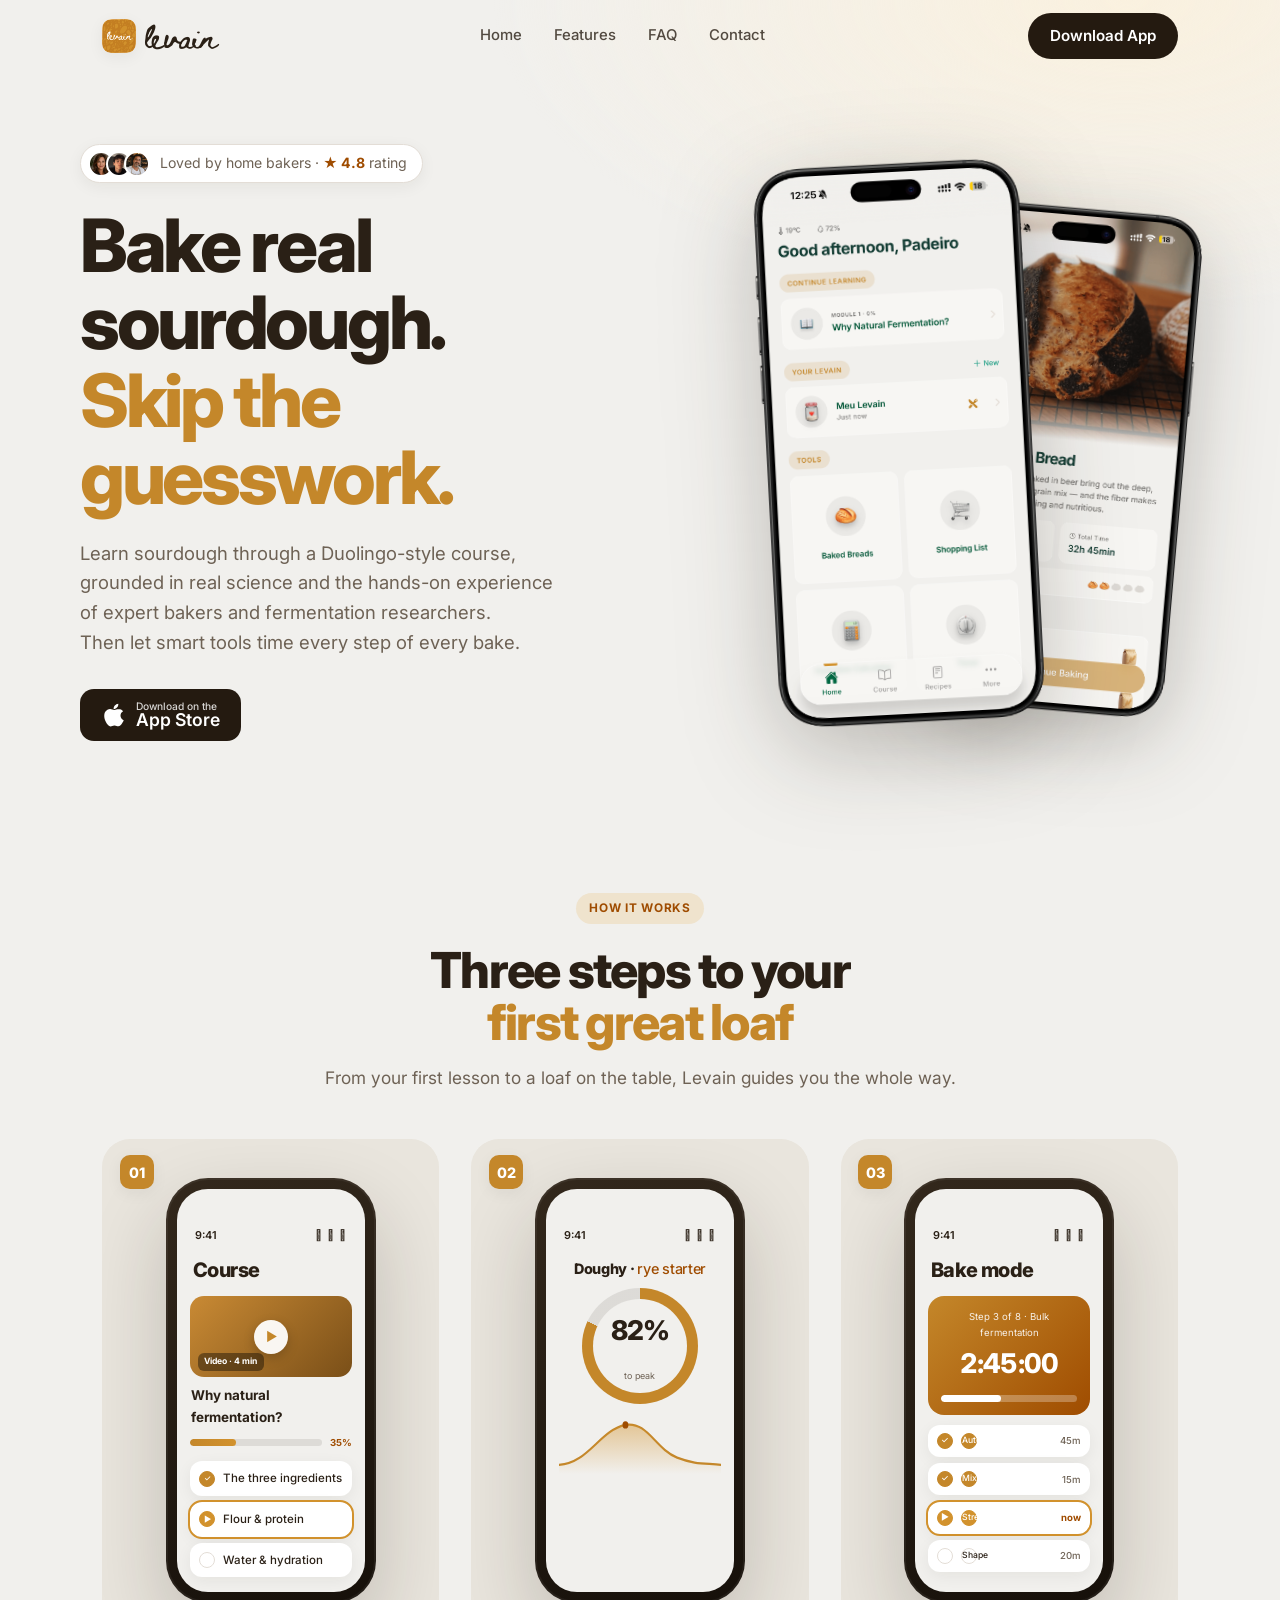
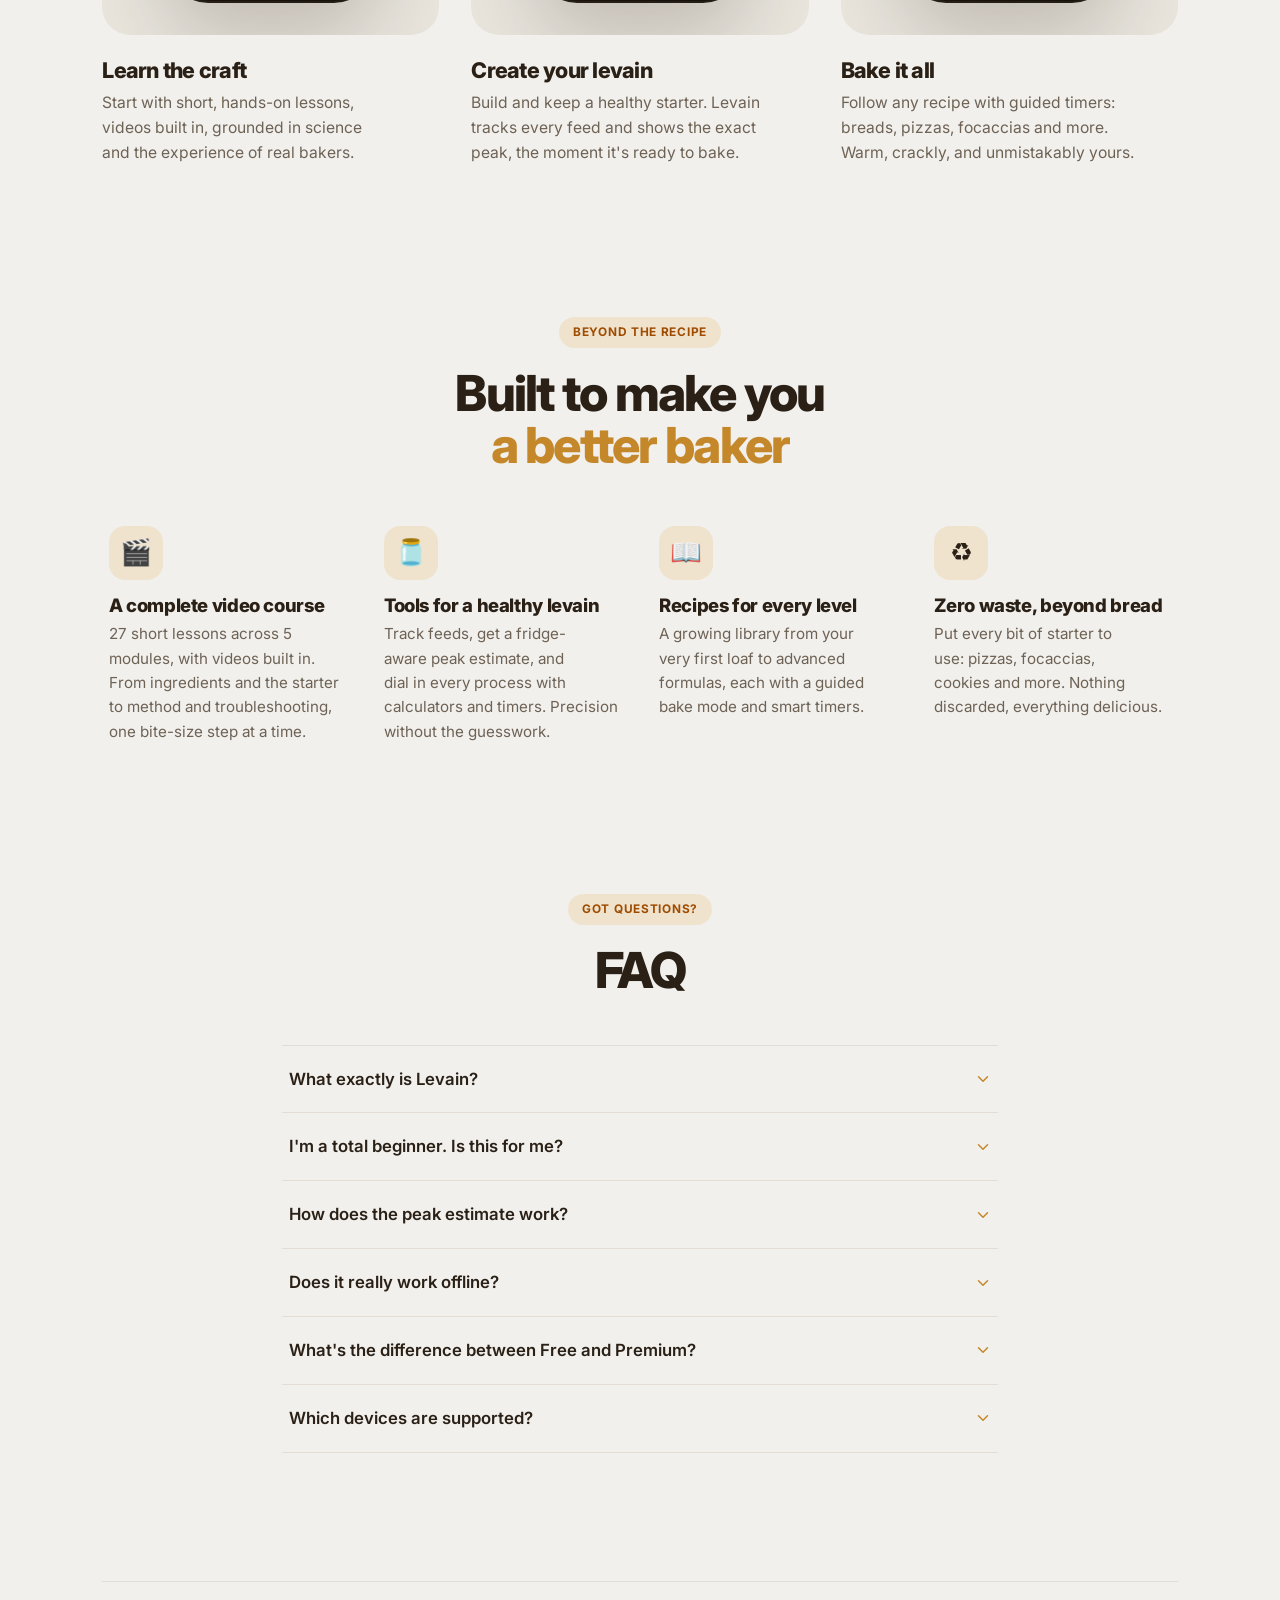
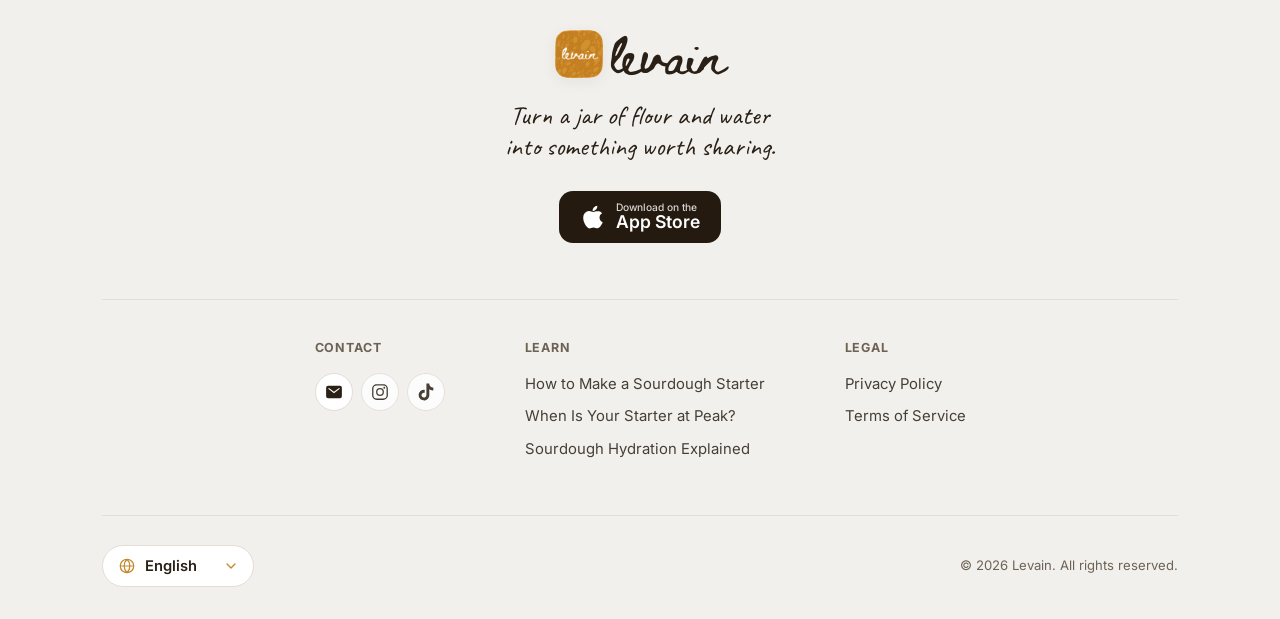
<file: index.html>
<!DOCTYPE html>
<html lang="en">
<head>
  <meta charset="UTF-8" />
  <meta name="viewport" content="width=device-width, initial-scale=1.0" />
  <title>Levain — Sourdough App: Course, Starter Tracker &amp; Recipes</title>
  <meta name="description" content="The all-in-one sourdough app for iPhone: a gamified course built with expert bakers, a starter tracker that predicts peak time, and guided recipes. Free download." />
  <meta name="theme-color" content="#F1F0ED" />
  <meta name="author" content="Levain" />
  <meta name="robots" content="index, follow, max-image-preview:large" />
  <link rel="canonical" href="https://levain-app.com/" />
  <link rel="alternate" hreflang="en" href="https://levain-app.com/" />
  <link rel="alternate" hreflang="pt-BR" href="https://levain-app.com/pt/" />
  <link rel="alternate" hreflang="es" href="https://levain-app.com/es/" />
  <link rel="alternate" hreflang="x-default" href="https://levain-app.com/" />

  <!-- Open Graph -->
  <meta property="og:site_name" content="Levain" />
  <meta property="og:title" content="Levain — Sourdough App: Course, Starter Tracker &amp; Recipes" />
  <meta property="og:description" content="Learn sourdough with a bite-size, gamified course built with expert bakers, plus smart tools that track your starter and time every bake. Free on iPhone." />
  <meta property="og:type" content="website" />
  <meta property="og:url" content="https://levain-app.com/" />
  <meta property="og:image" content="https://levain-app.com/assets/og-cover.png" />
  <meta property="og:image:width" content="1200" />
  <meta property="og:image:height" content="630" />
  <meta property="og:image:alt" content="Levain — the all-in-one sourdough app" />
  <meta property="og:locale" content="en_US" />
  <meta property="og:locale:alternate" content="pt_BR" />
  <meta property="og:locale:alternate" content="es_ES" />

  <!-- Twitter -->
  <meta name="twitter:card" content="summary_large_image" />
  <meta name="twitter:title" content="Levain — Sourdough App: Course, Starter Tracker &amp; Recipes" />
  <meta name="twitter:description" content="Learn sourdough with a bite-size, gamified course, plus smart tools for your starter and every bake. Free on iPhone." />
  <meta name="twitter:image" content="https://levain-app.com/assets/og-cover.png" />

  <link rel="icon" href="/assets/icon.png" />
  <link rel="apple-touch-icon" href="/assets/icon.png" />
  <link rel="manifest" href="/site.webmanifest" />

  <link rel="preconnect" href="https://fonts.googleapis.com" />
  <link rel="preconnect" href="https://fonts.gstatic.com" crossorigin />
  <!-- Fonts load async so they don't block first paint; noscript keeps them for JS-off visitors. -->
  <link href="https://fonts.googleapis.com/css2?family=Beth+Ellen&family=Caveat:wght@500;600;700&family=Inter:wght@400;500;600;700;800;900&display=swap" rel="stylesheet" media="print" onload="this.media='all'" />
  <noscript><link href="https://fonts.googleapis.com/css2?family=Beth+Ellen&family=Caveat:wght@500;600;700&family=Inter:wght@400;500;600;700;800;900&display=swap" rel="stylesheet" /></noscript>

  <link rel="stylesheet" href="/styles.css?v=4" />

  <!-- Structured data -->
  <script type="application/ld+json">
  {
    "@context": "https://schema.org",
    "@graph": [
      {
        "@type": "WebSite",
        "@id": "https://levain-app.com/#website",
        "url": "https://levain-app.com/",
        "name": "Levain",
        "description": "The all-in-one sourdough app: a gamified course, starter tracker, recipes and smart baking tools.",
        "inLanguage": ["en", "pt-BR", "es"],
        "publisher": { "@id": "https://levain-app.com/#org" }
      },
      {
        "@type": "Organization",
        "@id": "https://levain-app.com/#org",
        "name": "Levain",
        "url": "https://levain-app.com/",
        "logo": "https://levain-app.com/assets/icon.png",
        "sameAs": [
          "https://www.instagram.com/levain.app",
          "https://www.tiktok.com/@levain.app"
        ]
      },
      {
        "@type": "MobileApplication",
        "@id": "https://levain-app.com/#app",
        "name": "Levain",
        "operatingSystem": "iOS 16.0 or later",
        "applicationCategory": "LifestyleApplication",
        "url": "https://levain-app.com/",
        "image": "https://levain-app.com/assets/icon.png",
        "description": "Learn sourdough with a bite-size, gamified course grounded in real science and the experience of expert bakers, plus smart tools to keep your starter healthy and follow recipes with guided timers. Works 100% offline.",
        "inLanguage": ["en", "pt-BR", "es"],
        "author": { "@id": "https://levain-app.com/#org" },
        "offers": [
          { "@type": "Offer", "name": "Free", "price": "0", "priceCurrency": "USD" },
          { "@type": "Offer", "name": "Premium (monthly)", "price": "14.99", "priceCurrency": "USD" },
          { "@type": "Offer", "name": "Premium (yearly)", "price": "99.99", "priceCurrency": "USD" }
        ]
      },
      {
        "@type": "FAQPage",
        "@id": "https://levain-app.com/#faq",
        "mainEntity": [
          {
            "@type": "Question",
            "name": "What exactly is Levain?",
            "acceptedAnswer": { "@type": "Answer", "text": "The all-in-one sourdough companion: a full course, a living starter tracker, a recipe library with guided bake mode, and a toolkit of calculators and timers, all bundled into one warm, offline app." }
          },
          {
            "@type": "Question",
            "name": "I'm a total beginner. Is this for me?",
            "acceptedAnswer": { "@type": "Answer", "text": "Absolutely. The course starts from your very first feed and explains the why, not just the steps. Pair it with the beginner recipes and Levain walks you all the way to your first loaf." }
          },
          {
            "@type": "Question",
            "name": "How does the peak estimate work?",
            "acceptedAnswer": { "@type": "Answer", "text": "Levain factors in your feed ratio, ambient temperature and whether the starter is on the counter or in the fridge, then shows a live rise curve with the moment it peaks, the sweet spot to bake." }
          },
          {
            "@type": "Question",
            "name": "Does it really work offline?",
            "acceptedAnswer": { "@type": "Answer", "text": "100%. No account, no cloud, no tracking. Every lesson, recipe and tool is bundled with the app and lives on your device. It works on a plane with zero signal." }
          },
          {
            "@type": "Question",
            "name": "What's the difference between Free and Premium?",
            "acceptedAnswer": { "@type": "Answer", "text": "Free gives you the starter tracker, the first course module, a handful of core recipes and the hydration calculator. Premium unlocks the full 27-lesson course, the entire recipe library with bake mode, the peak calculator, journal and every tool, with a 7-day free trial ($14.99/month or $99.99/year)." }
          },
          {
            "@type": "Question",
            "name": "Which devices are supported?",
            "acceptedAnswer": { "@type": "Answer", "text": "iPhone on iOS 16 and later, in English, Português and Español. Levain follows your system light or dark theme automatically." }
          }
        ]
      }
    ]
  }
  </script>
</head>
<body>

  <!-- ░░ NAVBAR ░░ -->
  <header class="nav" id="nav">
    <div class="nav__inner">
      <a class="brand" href="#top" aria-label="Levain home">
        <img class="brand__mark" src="/assets/icon.png" alt="" />
        <span class="brand__word">Levain</span>
      </a>
      <nav class="nav__links" aria-label="Primary">
        <a href="#top" data-i18n="nav.home">Home</a>
        <a href="#features" data-i18n="nav.features">Features</a>
        <a href="#faq" data-i18n="nav.faq">FAQ</a>
        <a href="#" data-contact data-i18n="nav.contact">Contact</a>
      </nav>
      <a class="btn btn--dark" href="#download" data-i18n="nav.download">Download App</a>
    </div>
  </header>

  <main id="top">

    <!-- ░░ HERO ░░ -->
    <section class="hero">
      <div class="hero__inner">
        <div class="hero__copy">
          <div class="rating reveal">
            <div class="rating__avatars"><span></span><span></span><span></span></div>
            <span class="rating__text" data-i18n="hero.rating">Loved by home bakers · <b>★ 4.8</b> rating</span>
          </div>
          <h1 class="reveal" data-delay="1" data-i18n="hero.h1">
            Bake real sourdough.<br /><span class="hl">Skip the guesswork.</span>
          </h1>
          <p class="hero__sub reveal" data-delay="2" data-i18n="hero.sub">
            Learn sourdough through a Duolingo-style course, grounded in real science and the
            hands-on experience of expert bakers and fermentation researchers. Then let smart
            tools time every step of every bake.
          </p>
          <div class="hero__actions reveal" data-delay="3">
            <a class="badge-store" href="#download" aria-label="Download on the App Store">
              <svg class="store-apple" viewBox="0 0 512 512" width="26" height="26" fill="currentColor" aria-hidden="true"><path d="M349.13 136.86c-40.32 0-57.36 19.24-85.44 19.24-28.79 0-50.75-19.1-85.69-19.1-34.2 0-70.67 20.88-93.83 56.45-32.52 50.16-27 144.63 25.67 225.11 18.84 28.81 44 61.12 77 61.47h.6c28.68 0 37.2-18.78 76.67-19h.6c38.88 0 46.68 18.89 75.24 18.89h.6c33-.35 59.51-36.15 78.35-64.85 13.56-20.64 18.6-31 29-54.35-76.19-28.92-88.43-136.93-13.08-178.34-23-28.8-55.32-45.45-85.79-45.45z"/><path d="M340.25 32c-24 1.63-52 16.91-68.4 36.86-14.88 18.08-27.12 44.9-22.32 70.91h1.92c25.56 0 51.72-15.39 67-35.11 14.72-18.77 25.88-45.37 21.8-72.66z"/></svg>
              <span><small data-i18n="store.small">Download on the</small><b>App Store</b></span>
            </a>
          </div>
        </div>

        <div class="hero__devices reveal" data-delay="2">
          <img class="shot shot--back" data-shot="02" src="/assets/screenshots/en/02-light.png" alt="Levain recipe screen showing a guided sourdough bake" width="480" height="988" loading="eager" decoding="async" />
          <img class="shot shot--front" data-shot="01" src="/assets/screenshots/en/01-light.png" alt="Levain home screen with sourdough starter status and course progress" width="480" height="988" fetchpriority="high" decoding="async" />
        </div>
      </div>
    </section>

    <!-- ░░ HOW IT WORKS ░░ -->
    <section class="how" id="how">
      <div class="section-head reveal">
        <span class="pill-label" data-i18n="how.label">How it works</span>
        <h2 data-i18n="how.h2">Three steps to your<br /><span class="hl">first great loaf</span></h2>
        <p class="section-sub" data-i18n="how.sub">From your first lesson to a loaf on the table, Levain guides you the whole way.</p>
      </div>

      <div class="steps">
        <!-- 01 · Learn -->
        <div class="step reveal">
          <div class="step__card">
            <span class="step__num">01</span>
            <div class="phone phone--card">
              <div class="phone__screen screen-course">
                <div class="status-bar"><span>9:41</span><span class="status-bar__icons">􀙇 􀉪 􀛨</span></div>
                <p class="scr-title" data-i18n="m.course">Course</p>
                <div class="co-video">
                  <span class="co-video__play">▶</span>
                  <span class="co-video__tag" data-i18n="m.videoTag">Video · 4 min</span>
                </div>
                <p class="co-lesson" data-i18n="m.coLesson">Why natural fermentation?</p>
                <div class="co-prog"><div class="bar"><i style="width:35%"></i></div><span>35%</span></div>
                <div class="co-list">
                  <div class="co-item done"><span class="dot">✓</span><span data-i18n="m.co1">The three ingredients</span></div>
                  <div class="co-item now"><span class="dot">▶</span><span data-i18n="m.co2">Flour &amp; protein</span></div>
                  <div class="co-item"><span class="dot"></span><span data-i18n="m.co3">Water &amp; hydration</span></div>
                </div>
              </div>
            </div>
          </div>
          <h3 data-i18n="how.s1t">Learn the craft</h3>
          <p data-i18n="how.s1d">Start with short, hands-on lessons, videos built in, grounded in science and the experience of real bakers.</p>
        </div>

        <!-- 02 · Create your levain -->
        <div class="step reveal" data-delay="1">
          <div class="step__card">
            <span class="step__num">02</span>
            <div class="phone phone--card">
              <div class="phone__screen screen-track">
                <div class="status-bar"><span>9:41</span><span class="status-bar__icons">􀙇 􀉪 􀛨</span></div>
                <p class="tk-name" data-i18n="m.doughy">Doughy · <span>rye starter</span></p>
                <div class="ring ring--lg" style="--p:82"><div class="ring__hole"><b>82%</b><small data-i18n="m.toPeak">to peak</small></div></div>
                <div class="tk-curve">
                  <svg viewBox="0 0 220 66" preserveAspectRatio="none">
                    <defs><linearGradient id="cg" x1="0" y1="0" x2="0" y2="1"><stop offset="0" stop-color="#D2922D" stop-opacity=".45"/><stop offset="1" stop-color="#D2922D" stop-opacity="0"/></linearGradient></defs>
                    <path d="M0,56 C40,54 55,18 90,12 C120,8 130,38 160,48 C185,56 200,54 220,56" fill="none" stroke="#C4872A" stroke-width="2.5" stroke-linecap="round"/>
                    <path d="M0,56 C40,54 55,18 90,12 C120,8 130,38 160,48 C185,56 200,54 220,56 L220,66 L0,66 Z" fill="url(#cg)"/>
                    <circle cx="90" cy="12" r="4" fill="#9F4C00"/>
                  </svg>
                </div>
              </div>
            </div>
          </div>
          <h3 data-i18n="how.s2t">Create your levain</h3>
          <p data-i18n="how.s2d">Build and keep a healthy starter. Levain tracks every feed and shows the exact peak, the moment it's ready to bake.</p>
        </div>

        <!-- 03 · Bake -->
        <div class="step reveal" data-delay="2">
          <div class="step__card">
            <span class="step__num">03</span>
            <div class="phone phone--card">
              <div class="phone__screen screen-bake">
                <div class="status-bar"><span>9:41</span><span class="status-bar__icons">􀙇 􀉪 􀛨</span></div>
                <p class="scr-title" data-i18n="m.bakeMode">Bake mode</p>
                <div class="bake-now">
                  <p class="bake-now__k" data-i18n="m.bulkStep">Step 3 of 8 · Bulk fermentation</p>
                  <p class="bake-now__timer">2:45:00</p>
                  <div class="bar"><i style="width:44%"></i></div>
                </div>
                <div class="bake-list">
                  <div class="bake-row done"><span>✓</span><span data-i18n="m.autolyse">Autolyse</span><em>45m</em></div>
                  <div class="bake-row done"><span>✓</span><span data-i18n="m.mixSalt">Mix &amp; salt</span><em>15m</em></div>
                  <div class="bake-row on"><span>▶</span><span data-i18n="m.stretchFold">Stretch &amp; fold</span><em data-i18n="m.now">now</em></div>
                  <div class="bake-row"><span></span><span data-i18n="m.shape">Shape</span><em>20m</em></div>
                </div>
              </div>
            </div>
          </div>
          <h3 data-i18n="how.s3t">Bake it all</h3>
          <p data-i18n="how.s3d">Follow any recipe with guided timers: breads, pizzas, focaccias and more. Warm, crackly, and unmistakably yours.</p>
        </div>
      </div>
    </section>

    <!-- ░░ FEATURES (Beyond the recipe) ░░ -->
    <section class="beyond" id="features">
      <div class="section-head reveal">
        <span class="pill-label" data-i18n="beyond.label">Beyond the recipe</span>
        <h2 data-i18n="beyond.h2">Built to make you<br /><span class="hl">a better baker</span></h2>
      </div>
      <div class="beyond__grid">
        <div class="feat reveal">
          <div class="feat__icon">🎬</div>
          <h3 data-i18n="beyond.f1t">A complete video course</h3>
          <p data-i18n="beyond.f1d">27 short lessons across 5 modules, with videos built in. From ingredients and the starter to method and troubleshooting, one bite-size step at a time.</p>
        </div>
        <div class="feat reveal" data-delay="1">
          <div class="feat__icon">🫙</div>
          <h3 data-i18n="beyond.f2t">Tools for a healthy levain</h3>
          <p data-i18n="beyond.f2d">Track feeds, get a fridge-aware peak estimate, and dial in every process with calculators and timers. Precision without the guesswork.</p>
        </div>
        <div class="feat reveal" data-delay="2">
          <div class="feat__icon">📖</div>
          <h3 data-i18n="beyond.f3t">Recipes for every level</h3>
          <p data-i18n="beyond.f3d">A growing library from your very first loaf to advanced formulas, each with a guided bake mode and smart timers.</p>
        </div>
        <div class="feat reveal" data-delay="3">
          <div class="feat__icon">♻️</div>
          <h3 data-i18n="beyond.f4t">Zero waste, beyond bread</h3>
          <p data-i18n="beyond.f4d">Put every bit of starter to use: pizzas, focaccias, cookies and more. Nothing discarded, everything delicious.</p>
        </div>
      </div>
    </section>

    <!-- ░░ FAQ ░░ -->
    <section class="faq" id="faq">
      <div class="section-head reveal">
        <span class="pill-label" data-i18n="faq.label">Got questions?</span>
        <h2 data-i18n="faq.h2">FAQ</h2>
      </div>
      <div class="faq__list reveal">
        <details class="qa">
          <summary><span data-i18n="faq.q1">What exactly is Levain?</span><svg class="chev" viewBox="0 0 512 512" width="16" height="16" aria-hidden="true"><path fill="none" stroke="currentColor" stroke-linecap="round" stroke-linejoin="round" stroke-width="48" d="M112 184l144 144 144-144"/></svg></summary>
          <div class="qa__body" data-i18n="faq.a1">The all-in-one sourdough companion: a full course, a living starter tracker, a recipe library with guided bake mode, and a toolkit of calculators and timers, all bundled into one warm, offline app.</div>
        </details>
        <details class="qa">
          <summary><span data-i18n="faq.q2">I'm a total beginner. Is this for me?</span><svg class="chev" viewBox="0 0 512 512" width="16" height="16" aria-hidden="true"><path fill="none" stroke="currentColor" stroke-linecap="round" stroke-linejoin="round" stroke-width="48" d="M112 184l144 144 144-144"/></svg></summary>
          <div class="qa__body" data-i18n="faq.a2">Absolutely. The course starts from your very first feed and explains the <em>why</em>, not just the steps. Pair it with the beginner recipes and Levain walks you all the way to your first loaf.</div>
        </details>
        <details class="qa">
          <summary><span data-i18n="faq.q3">How does the peak estimate work?</span><svg class="chev" viewBox="0 0 512 512" width="16" height="16" aria-hidden="true"><path fill="none" stroke="currentColor" stroke-linecap="round" stroke-linejoin="round" stroke-width="48" d="M112 184l144 144 144-144"/></svg></summary>
          <div class="qa__body" data-i18n="faq.a3">Levain factors in your feed ratio, ambient temperature and whether the starter is on the counter or in the fridge, then shows a live rise curve with the moment it peaks, the sweet spot to bake.</div>
        </details>
        <details class="qa">
          <summary><span data-i18n="faq.q4">Does it really work offline?</span><svg class="chev" viewBox="0 0 512 512" width="16" height="16" aria-hidden="true"><path fill="none" stroke="currentColor" stroke-linecap="round" stroke-linejoin="round" stroke-width="48" d="M112 184l144 144 144-144"/></svg></summary>
          <div class="qa__body" data-i18n="faq.a4">100%. No account, no cloud, no tracking. Every lesson, recipe and tool is bundled with the app and lives on your device. It works on a plane with zero signal.</div>
        </details>
        <details class="qa">
          <summary><span data-i18n="faq.q5">What's the difference between Free and Premium?</span><svg class="chev" viewBox="0 0 512 512" width="16" height="16" aria-hidden="true"><path fill="none" stroke="currentColor" stroke-linecap="round" stroke-linejoin="round" stroke-width="48" d="M112 184l144 144 144-144"/></svg></summary>
          <div class="qa__body" data-i18n="faq.a5">Free gives you the starter tracker, the first course module, a handful of core recipes and the hydration calculator. Premium unlocks the full 27-lesson course, the entire recipe library with bake mode, the peak calculator, journal and every tool, with a 7-day free trial ($14.99/month or $99.99/year).</div>
        </details>
        <details class="qa">
          <summary><span data-i18n="faq.q6">Which devices are supported?</span><svg class="chev" viewBox="0 0 512 512" width="16" height="16" aria-hidden="true"><path fill="none" stroke="currentColor" stroke-linecap="round" stroke-linejoin="round" stroke-width="48" d="M112 184l144 144 144-144"/></svg></summary>
          <div class="qa__body" data-i18n="faq.a6">iPhone on iOS 16 and later, in English, Português and Español. Levain follows your system light or dark theme automatically.</div>
        </details>
      </div>
    </section>

    <!-- ░░ DOWNLOAD / FOOTER ░░ -->
    <footer class="footer" id="download">
      <div class="footer__cta reveal">
        <a class="brand brand--lg" href="#top"><img class="brand__mark" src="/assets/icon.png" alt="" /><span class="brand__word">Levain</span></a>
        <p class="footer__tagline" data-i18n="footer.tagline">Turn a jar of flour and water<br />into something worth sharing.</p>
        <a class="badge-store" href="#" aria-label="Download on the App Store">
          <svg class="store-apple" viewBox="0 0 512 512" width="26" height="26" fill="currentColor" aria-hidden="true"><path d="M349.13 136.86c-40.32 0-57.36 19.24-85.44 19.24-28.79 0-50.75-19.1-85.69-19.1-34.2 0-70.67 20.88-93.83 56.45-32.52 50.16-27 144.63 25.67 225.11 18.84 28.81 44 61.12 77 61.47h.6c28.68 0 37.2-18.78 76.67-19h.6c38.88 0 46.68 18.89 75.24 18.89h.6c33-.35 59.51-36.15 78.35-64.85 13.56-20.64 18.6-31 29-54.35-76.19-28.92-88.43-136.93-13.08-178.34-23-28.8-55.32-45.45-85.79-45.45z"/><path d="M340.25 32c-24 1.63-52 16.91-68.4 36.86-14.88 18.08-27.12 44.9-22.32 70.91h1.92c25.56 0 51.72-15.39 67-35.11 14.72-18.77 25.88-45.37 21.8-72.66z"/></svg>
          <span><small data-i18n="store.small">Download on the</small><b>App Store</b></span>
        </a>
      </div>
      <div class="footer__cols" id="contact">
        <div><h4 data-i18n="footer.contact">Contact</h4>
          <div class="socials">
            <button type="button" data-contact data-i18n-aria="footer.support" aria-label="Support">
              <svg viewBox="0 0 512 512" aria-hidden="true"><path d="M424 80H88a56.06 56.06 0 00-56 56v240a56.06 56.06 0 0056 56h336a56.06 56.06 0 0056-56V136a56.06 56.06 0 00-56-56zm-14.18 92.63l-144 112a16 16 0 01-19.64 0l-144-112a16 16 0 1119.64-25.26L256 251.73l134.18-104.36a16 16 0 0119.64 25.26z"/></svg>
            </button>
            <a href="https://www.instagram.com/levain.app" target="_blank" rel="noopener noreferrer" aria-label="Instagram">
              <svg viewBox="0 0 512 512" aria-hidden="true"><path d="M349.33 69.33a93.62 93.62 0 0193.34 93.34v186.66a93.62 93.62 0 01-93.34 93.34H162.67a93.62 93.62 0 01-93.34-93.34V162.67a93.62 93.62 0 0193.34-93.34h186.66m0-37.33H162.67C90.8 32 32 90.8 32 162.67v186.66C32 421.2 90.8 480 162.67 480h186.66C421.2 480 480 421.2 480 349.33V162.67C480 90.8 421.2 32 349.33 32z"/><path d="M377.33 162.67a28 28 0 1128-28 27.94 27.94 0 01-28 28zM256 181.33A74.67 74.67 0 11181.33 256 74.75 74.75 0 01256 181.33m0-37.33a112 112 0 10112 112 112 112 0 00-112-112z"/></svg>
            </a>
            <a href="https://www.tiktok.com/@levain.app" target="_blank" rel="noopener noreferrer" aria-label="TikTok">
              <svg viewBox="0 0 512 512" aria-hidden="true"><path d="M412.19 118.66a109.27 109.27 0 01-9.45-5.5 132.87 132.87 0 01-24.27-20.62c-18.1-20.71-24.86-41.72-27.35-56.43h.1C349.14 23.9 350 16 350.13 16h-82.44v318.78c0 4.28 0 8.51-.18 12.69 0 .52-.05 1-.08 1.56 0 .23 0 .47-.5.71v.18a70 70 0 01-35.22 55.56 68.8 68.8 0 01-34.11 9c-38.41 0-69.54-31.32-69.54-70s31.13-70 69.54-70a68.9 68.9 0 0121.41 3.39l.1-83.94a153.14 153.14 0 00-118 34.52 161.79 161.79 0 00-35.3 43.53c-3.48 6-16.61 30.11-18.2 69.24-1 22.21 5.67 45.22 8.85 54.73v.2c2 5.6 9.75 24.71 22.38 40.82A167.53 167.53 0 00115 470.66v-.2l.2.2c39.91 27.12 84.16 25.34 84.16 25.34 7.66-.31 33.32 0 62.46-13.81 32.32-15.31 50.72-38.12 50.72-38.12a158.46 158.46 0 0027.64-45.93c7.46-19.61 9.95-43.13 9.95-52.53V176.49c1 .6 14.32 9.41 14.32 9.41s19.19 12.3 49.13 20.31c21.48 5.7 50.42 6.9 50.42 6.9v-81.84c-10.14 1.1-30.73-2.1-51.81-12.61z"/></svg>
            </a>
          </div>
        </div>
        <div><h4 data-i18n="footer.learn">Learn</h4>
          <a href="/guides/how-to-make-a-sourdough-starter/" data-i18n="footer.g1">How to Make a Sourdough Starter</a>
          <a href="/guides/sourdough-starter-peak/" data-i18n="footer.g2">When Is Your Starter at Peak?</a>
          <a href="/guides/sourdough-hydration-explained/" data-i18n="footer.g3">Sourdough Hydration Explained</a>
        </div>
        <div><h4 data-i18n="footer.legal">Legal</h4>
          <a data-doc="privacy-policy" href="https://oviniciusramosp.github.io/bread-legal/legal/privacy-policy-en.html" data-i18n="footer.privacy">Privacy Policy</a>
          <a data-doc="terms-of-service" href="https://oviniciusramosp.github.io/bread-legal/legal/terms-of-service-en.html" data-i18n="footer.terms">Terms of Service</a>
        </div>
      </div>
      <div class="footer__bar">
        <div class="lang-select">
          <svg class="lang-select__globe" viewBox="0 0 24 24" width="18" height="18" aria-hidden="true"><path fill="none" stroke="currentColor" stroke-width="1.6" d="M12 3a9 9 0 100 18 9 9 0 000-18zM3 12h18M12 3c2.5 2.4 3.8 5.6 3.8 9S14.5 18.6 12 21C9.5 18.6 8.2 15.4 8.2 12S9.5 5.4 12 3z"/></svg>
          <select id="langSelect" aria-label="Language / Idioma / Idioma">
            <option value="pt-BR">Português</option>
            <option value="en" selected>English</option>
            <option value="es">Español</option>
          </select>
          <svg class="lang-select__chev" viewBox="0 0 512 512" width="14" height="14" aria-hidden="true"><path fill="none" stroke="currentColor" stroke-linecap="round" stroke-linejoin="round" stroke-width="48" d="M112 184l144 144 144-144"/></svg>
        </div>
        <span data-i18n="footer.copyright">© 2026 Levain. All rights reserved.</span>
      </div>
    </footer>
  </main>

  <!-- ░░ CONTACT MODAL ░░ -->
  <div class="modal" id="contactModal" role="dialog" aria-modal="true" aria-labelledby="contactTitle" hidden>
    <div class="modal__backdrop" data-close></div>
    <div class="modal__panel">
      <button class="modal__x" type="button" data-close aria-label="Close">✕</button>
      <h3 id="contactTitle" data-i18n="contact.title">Get in touch</h3>
      <p class="modal__sub" data-i18n="contact.sub">Questions, bugs or ideas? Send a message and we'll get back to you by email.</p>

      <form id="contactForm" novalidate>
        <label class="field">
          <span data-i18n="contact.name">Name</span>
          <input type="text" name="name" autocomplete="name" required />
        </label>
        <label class="field">
          <span data-i18n="contact.email">Email</span>
          <input type="email" name="email" autocomplete="email" required />
        </label>
        <label class="field">
          <span data-i18n="contact.message">Message</span>
          <textarea name="message" rows="4" required></textarea>
        </label>
        <!-- honeypot: hidden from humans, bots fill it in -->
        <input type="checkbox" name="botcheck" class="hp" tabindex="-1" autocomplete="off" />
        <button class="btn btn--dark modal__submit" type="submit" data-i18n="contact.send">Send message</button>
        <p class="modal__status" id="contactStatus" role="status" aria-live="polite"></p>
      </form>
    </div>
  </div>

  <script src="/i18n.js?v=4"></script>
  <script src="/main.js?v=4"></script>
</body>
</html>
</file>
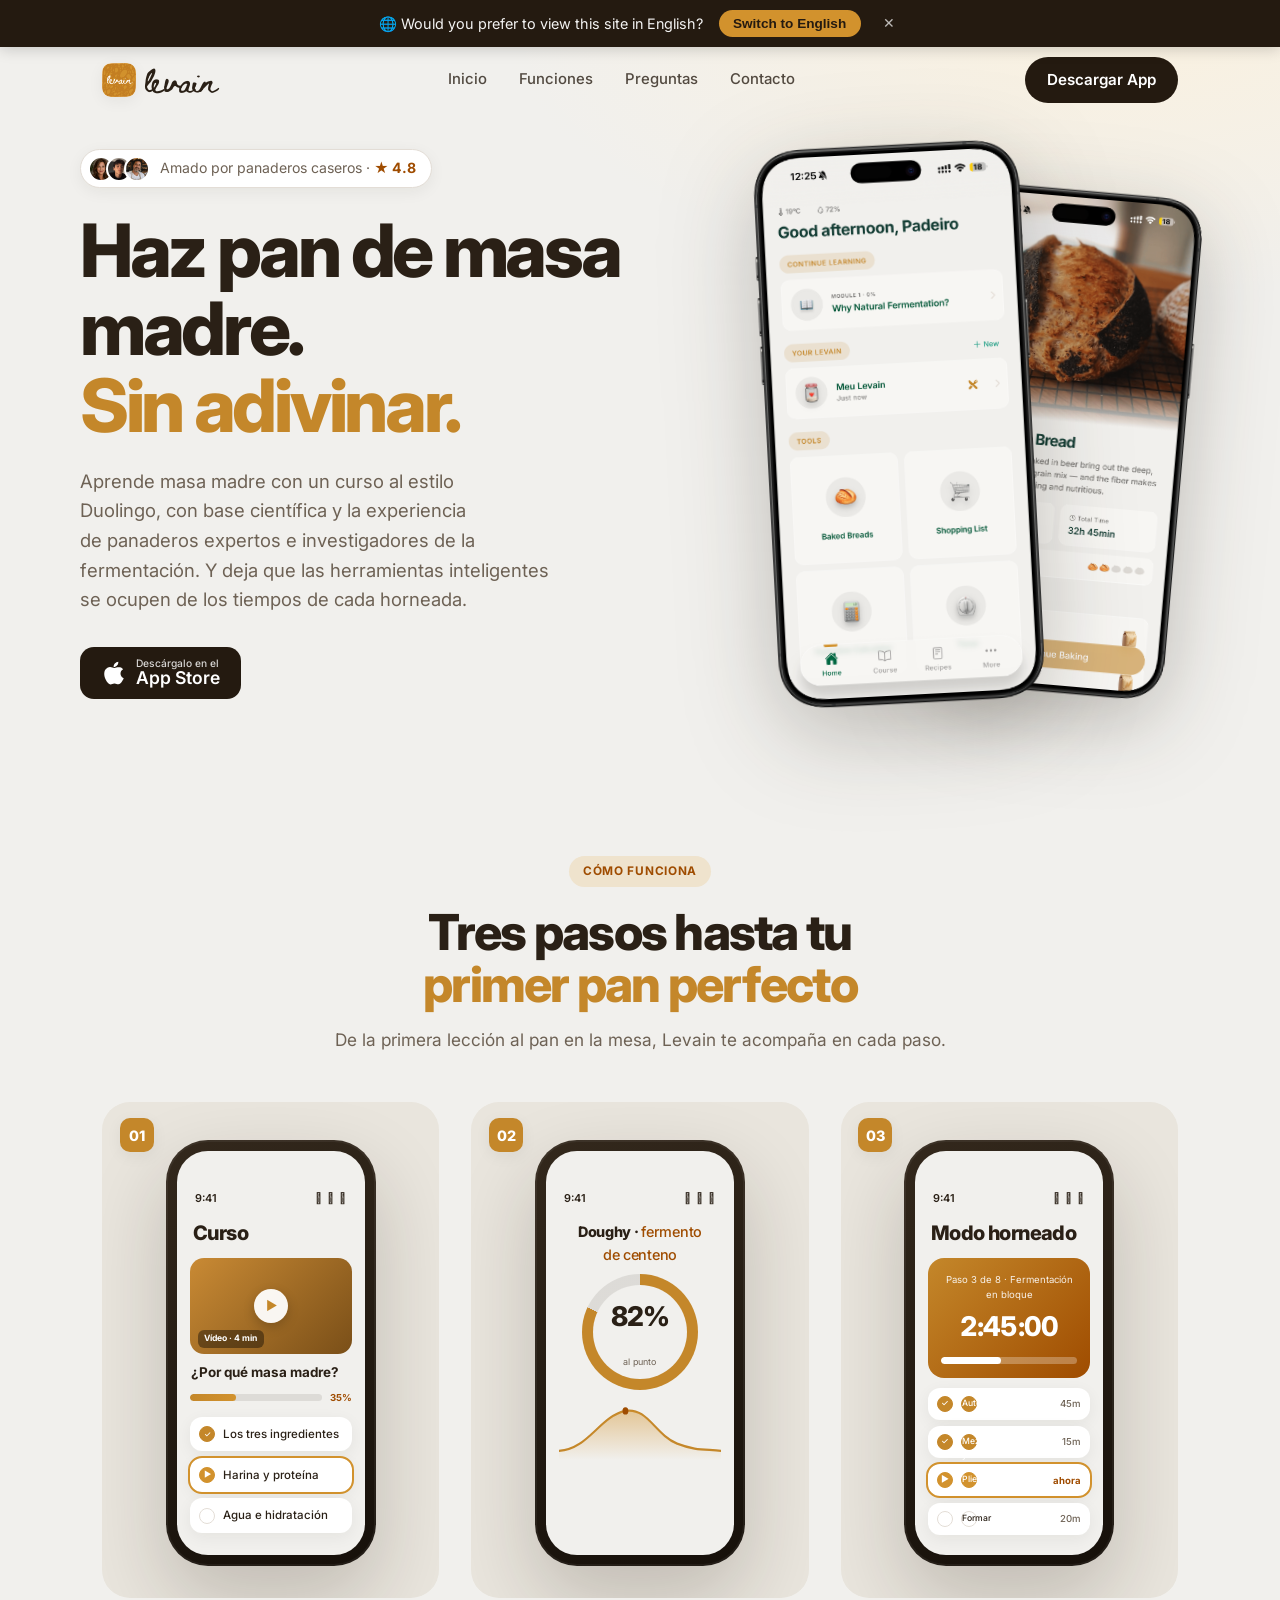
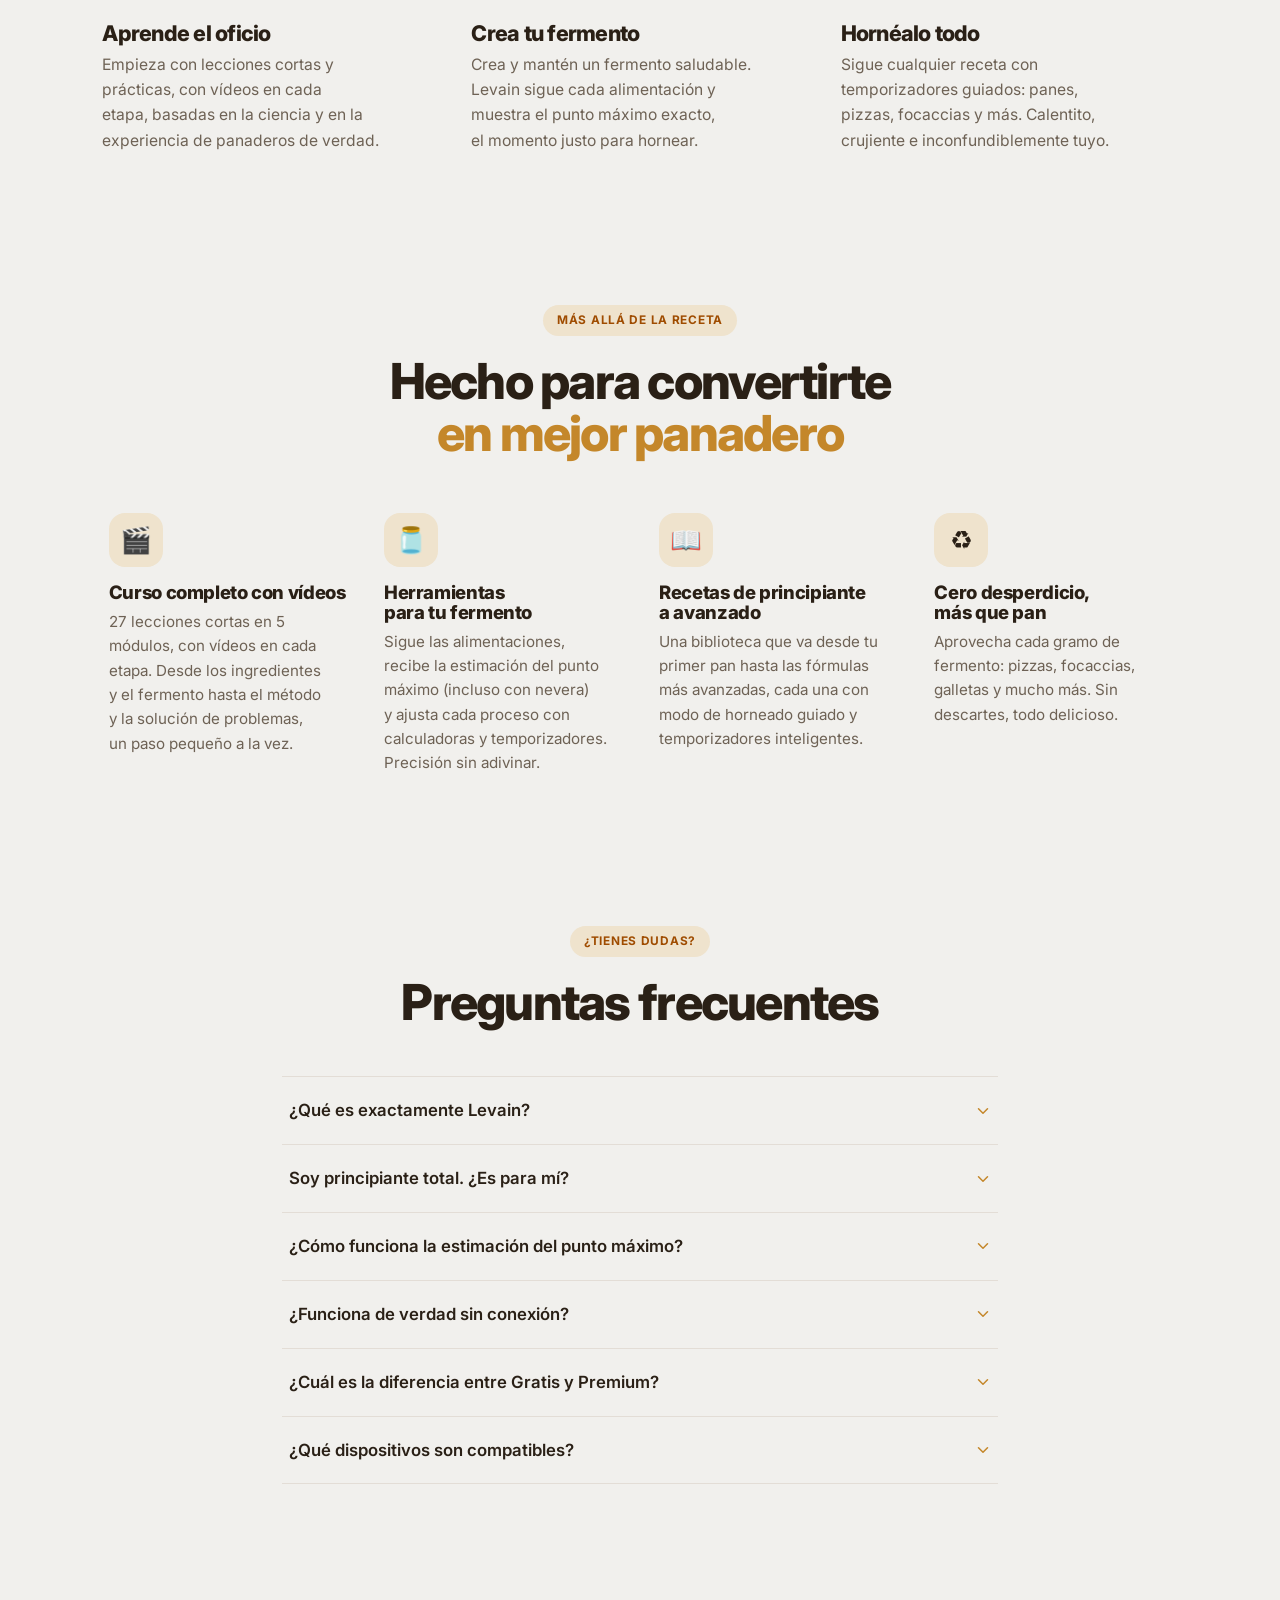
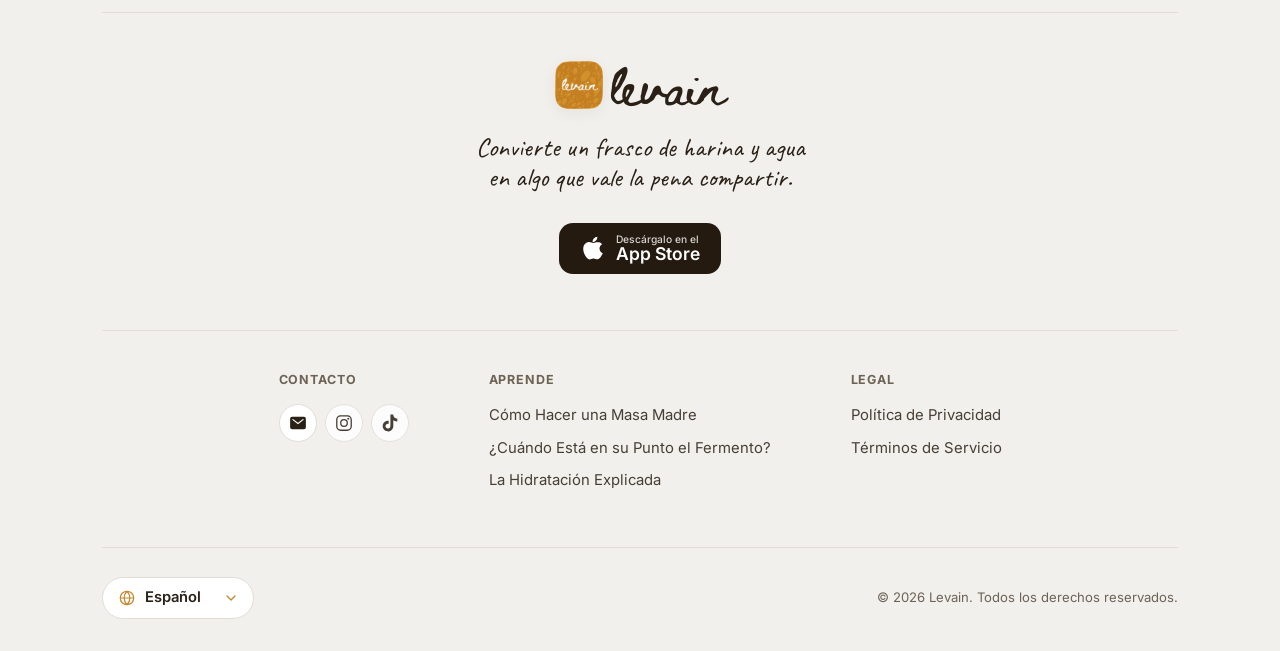
<file: es/index.html>
<!DOCTYPE html>
<html lang="es">
<head>
  <meta charset="UTF-8" />
  <meta name="viewport" content="width=device-width, initial-scale=1.0" />
  <title>Levain — App de Masa Madre: Curso, Monitor de Fermento y Recetas</title>
  <meta name="description" content="La app todo-en-uno de masa madre: curso gamificado creado con panaderos expertos, monitor que predice el punto máximo del fermento y recetas guiadas. Gratis en iPhone." />
  <meta name="theme-color" content="#F1F0ED" />
  <meta name="author" content="Levain" />
  <meta name="robots" content="index, follow, max-image-preview:large" />
  <link rel="canonical" href="https://levain-app.com/es/" />
  <link rel="alternate" hreflang="en" href="https://levain-app.com/" />
  <link rel="alternate" hreflang="pt-BR" href="https://levain-app.com/pt/" />
  <link rel="alternate" hreflang="es" href="https://levain-app.com/es/" />
  <link rel="alternate" hreflang="x-default" href="https://levain-app.com/" />

  <!-- Open Graph -->
  <meta property="og:site_name" content="Levain" />
  <meta property="og:title" content="Levain — App de Masa Madre: Curso, Monitor de Fermento y Recetas" />
  <meta property="og:description" content="Aprende masa madre con un curso gamificado de lecciones cortas, creado con panaderos expertos, y herramientas que siguen tu fermento y cada horneada. Gratis en iPhone." />
  <meta property="og:type" content="website" />
  <meta property="og:url" content="https://levain-app.com/es/" />
  <meta property="og:image" content="https://levain-app.com/assets/og-cover.png" />
  <meta property="og:image:width" content="1200" />
  <meta property="og:image:height" content="630" />
  <meta property="og:image:alt" content="Levain — la app todo-en-uno de masa madre" />
  <meta property="og:locale" content="es_ES" />
  <meta property="og:locale:alternate" content="en_US" />
  <meta property="og:locale:alternate" content="pt_BR" />

  <!-- Twitter -->
  <meta name="twitter:card" content="summary_large_image" />
  <meta name="twitter:title" content="Levain — App de Masa Madre: Curso, Monitor de Fermento y Recetas" />
  <meta name="twitter:description" content="Aprende masa madre con un curso gamificado de lecciones cortas y herramientas inteligentes para tu fermento. Gratis en iPhone." />
  <meta name="twitter:image" content="https://levain-app.com/assets/og-cover.png" />

  <link rel="icon" href="/assets/icon.png" />
  <link rel="apple-touch-icon" href="/assets/icon.png" />
  <link rel="manifest" href="/site.webmanifest" />

  <link rel="preconnect" href="https://fonts.googleapis.com" />
  <link rel="preconnect" href="https://fonts.gstatic.com" crossorigin />
  <!-- Fonts load async so they don't block first paint; noscript keeps them for JS-off visitors. -->
  <link href="https://fonts.googleapis.com/css2?family=Beth+Ellen&family=Caveat:wght@500;600;700&family=Inter:wght@400;500;600;700;800;900&display=swap" rel="stylesheet" media="print" onload="this.media='all'" />
  <noscript><link href="https://fonts.googleapis.com/css2?family=Beth+Ellen&family=Caveat:wght@500;600;700&family=Inter:wght@400;500;600;700;800;900&display=swap" rel="stylesheet" /></noscript>

  <link rel="stylesheet" href="/styles.css?v=4" />

  <!-- Structured data -->
  <script type="application/ld+json">
{
  "@context": "https://schema.org",
  "@graph": [
    {
      "@type": "WebSite",
      "@id": "https://levain-app.com/#website",
      "url": "https://levain-app.com/",
      "name": "Levain",
      "description": "La app todo-en-uno de masa madre: curso gamificado, monitor de fermento, recetas y herramientas inteligentes.",
      "inLanguage": [
        "en",
        "pt-BR",
        "es"
      ],
      "publisher": {
        "@id": "https://levain-app.com/#org"
      }
    },
    {
      "@type": "Organization",
      "@id": "https://levain-app.com/#org",
      "name": "Levain",
      "url": "https://levain-app.com/",
      "logo": "https://levain-app.com/assets/icon.png",
      "sameAs": [
        "https://www.instagram.com/levain.app",
        "https://www.tiktok.com/@levain.app"
      ]
    },
    {
      "@type": "MobileApplication",
      "@id": "https://levain-app.com/#app",
      "name": "Levain",
      "operatingSystem": "iOS 16.0 or later",
      "applicationCategory": "LifestyleApplication",
      "url": "https://levain-app.com/",
      "image": "https://levain-app.com/assets/icon.png",
      "description": "Aprende masa madre con un curso gamificado de lecciones cortas, basado en ciencia y en la experiencia de panaderos de verdad, además de herramientas para mantener el fermento saludable y seguir recetas con temporizadores guiados. Funciona 100% sin conexión.",
      "inLanguage": [
        "en",
        "pt-BR",
        "es"
      ],
      "author": {
        "@id": "https://levain-app.com/#org"
      },
      "offers": [
        {
          "@type": "Offer",
          "name": "Free",
          "price": "0",
          "priceCurrency": "USD"
        },
        {
          "@type": "Offer",
          "name": "Premium (monthly)",
          "price": "14.99",
          "priceCurrency": "USD"
        },
        {
          "@type": "Offer",
          "name": "Premium (yearly)",
          "price": "99.99",
          "priceCurrency": "USD"
        }
      ]
    },
    {
      "@type": "FAQPage",
      "@id": "https://levain-app.com/es/#faq",
      "inLanguage": "es",
      "mainEntity": [
        {
          "@type": "Question",
          "name": "¿Qué es exactamente Levain?",
          "acceptedAnswer": {
            "@type": "Answer",
            "text": "El compañero todo-en-uno de la masa madre: un curso completo, un monitor de fermento vivo, una biblioteca de recetas con modo de horneado guiado y un kit de calculadoras y temporizadores, todo reunido en una app cálida y sin conexión."
          }
        },
        {
          "@type": "Question",
          "name": "Soy principiante total. ¿Es para mí?",
          "acceptedAnswer": {
            "@type": "Answer",
            "text": "Claro que sí. El curso empieza desde tu primera alimentación y explica el porqué, no solo los pasos. Combínalo con las recetas para principiantes y Levain te acompaña hasta tu primer pan."
          }
        },
        {
          "@type": "Question",
          "name": "¿Cómo funciona la estimación del punto máximo?",
          "acceptedAnswer": {
            "@type": "Answer",
            "text": "Levain tiene en cuenta la proporción de alimentación, la temperatura ambiente y si el fermento está en la encimera o en la nevera, y muestra una curva de crecimiento en vivo con el momento del punto máximo, el momento ideal para hornear."
          }
        },
        {
          "@type": "Question",
          "name": "¿Funciona de verdad sin conexión?",
          "acceptedAnswer": {
            "@type": "Answer",
            "text": "100%. Sin cuenta, sin nube, sin rastreo. Cada lección, receta y herramienta viene con la app y vive en tu dispositivo. Funciona hasta en un avión sin señal."
          }
        },
        {
          "@type": "Question",
          "name": "¿Cuál es la diferencia entre Gratis y Premium?",
          "acceptedAnswer": {
            "@type": "Answer",
            "text": "El plan Gratis incluye el monitor de fermento, el primer módulo del curso, algunas recetas esenciales y la calculadora de hidratación. Premium desbloquea el curso completo de 27 lecciones, toda la biblioteca de recetas con modo de horneado, la calculadora de punto máximo, el diario y todas las herramientas, con 7 días gratis (US$ 14,99/mes o US$ 99,99/año)."
          }
        },
        {
          "@type": "Question",
          "name": "¿Qué dispositivos son compatibles?",
          "acceptedAnswer": {
            "@type": "Answer",
            "text": "iPhone con iOS 16 o superior, en Inglés, Português y Español. Levain sigue automáticamente el tema claro u oscuro del sistema."
          }
        }
      ]
    }
  ]
}
  </script>
</head>
<body>

  <!-- ░░ NAVBAR ░░ -->
  <header class="nav" id="nav">
    <div class="nav__inner">
      <a class="brand" href="#top" aria-label="Levain home">
        <img class="brand__mark" src="/assets/icon.png" alt="" />
        <span class="brand__word">Levain</span>
      </a>
      <nav class="nav__links" aria-label="Primary">
        <a href="#top" data-i18n="nav.home">Inicio</a>
        <a href="#features" data-i18n="nav.features">Funciones</a>
        <a href="#faq" data-i18n="nav.faq">Preguntas</a>
        <a href="#" data-contact data-i18n="nav.contact">Contacto</a>
      </nav>
      <a class="btn btn--dark" href="#download" data-i18n="nav.download">Descargar App</a>
    </div>
  </header>

  <main id="top">

    <!-- ░░ HERO ░░ -->
    <section class="hero">
      <div class="hero__inner">
        <div class="hero__copy">
          <div class="rating reveal">
            <div class="rating__avatars"><span></span><span></span><span></span></div>
            <span class="rating__text" data-i18n="hero.rating">Amado por panaderos caseros · <b>★ 4.8</b></span>
          </div>
          <h1 class="reveal" data-delay="1" data-i18n="hero.h1">Haz pan de masa madre.<br /><span class="hl">Sin adivinar.</span></h1>
          <p class="hero__sub reveal" data-delay="2" data-i18n="hero.sub">Aprende masa madre con un curso al estilo Duolingo, con base científica y la experiencia de panaderos expertos e investigadores de la fermentación. Y deja que las herramientas inteligentes se ocupen de los tiempos de cada horneada.</p>
          <div class="hero__actions reveal" data-delay="3">
            <a class="badge-store" href="#download" aria-label="Download on the App Store">
              <svg class="store-apple" viewBox="0 0 512 512" width="26" height="26" fill="currentColor" aria-hidden="true"><path d="M349.13 136.86c-40.32 0-57.36 19.24-85.44 19.24-28.79 0-50.75-19.1-85.69-19.1-34.2 0-70.67 20.88-93.83 56.45-32.52 50.16-27 144.63 25.67 225.11 18.84 28.81 44 61.12 77 61.47h.6c28.68 0 37.2-18.78 76.67-19h.6c38.88 0 46.68 18.89 75.24 18.89h.6c33-.35 59.51-36.15 78.35-64.85 13.56-20.64 18.6-31 29-54.35-76.19-28.92-88.43-136.93-13.08-178.34-23-28.8-55.32-45.45-85.79-45.45z"/><path d="M340.25 32c-24 1.63-52 16.91-68.4 36.86-14.88 18.08-27.12 44.9-22.32 70.91h1.92c25.56 0 51.72-15.39 67-35.11 14.72-18.77 25.88-45.37 21.8-72.66z"/></svg>
              <span><small data-i18n="store.small">Descárgalo en el</small><b>App Store</b></span>
            </a>
          </div>
        </div>

        <div class="hero__devices reveal" data-delay="2">
          <img class="shot shot--back" data-shot="02" src="/assets/screenshots/en/02-light.png" alt="Pantalla de receta de Levain mostrando un horneado guiado" width="480" height="988" loading="eager" decoding="async" />
          <img class="shot shot--front" data-shot="01" src="/assets/screenshots/en/01-light.png" alt="Pantalla de inicio de Levain con el estado del fermento y el progreso del curso" width="480" height="988" fetchpriority="high" decoding="async" />
        </div>
      </div>
    </section>

    <!-- ░░ HOW IT WORKS ░░ -->
    <section class="how" id="how">
      <div class="section-head reveal">
        <span class="pill-label" data-i18n="how.label">Cómo funciona</span>
        <h2 data-i18n="how.h2">Tres pasos hasta tu<br /><span class="hl">primer pan perfecto</span></h2>
        <p class="section-sub" data-i18n="how.sub">De la primera lección al pan en la mesa, Levain te acompaña en cada paso.</p>
      </div>

      <div class="steps">
        <!-- 01 · Learn -->
        <div class="step reveal">
          <div class="step__card">
            <span class="step__num">01</span>
            <div class="phone phone--card">
              <div class="phone__screen screen-course">
                <div class="status-bar"><span>9:41</span><span class="status-bar__icons">􀙇 􀉪 􀛨</span></div>
                <p class="scr-title" data-i18n="m.course">Curso</p>
                <div class="co-video">
                  <span class="co-video__play">▶</span>
                  <span class="co-video__tag" data-i18n="m.videoTag">Vídeo · 4 min</span>
                </div>
                <p class="co-lesson" data-i18n="m.coLesson">¿Por qué masa madre?</p>
                <div class="co-prog"><div class="bar"><i style="width:35%"></i></div><span>35%</span></div>
                <div class="co-list">
                  <div class="co-item done"><span class="dot">✓</span><span data-i18n="m.co1">Los tres ingredientes</span></div>
                  <div class="co-item now"><span class="dot">▶</span><span data-i18n="m.co2">Harina y proteína</span></div>
                  <div class="co-item"><span class="dot"></span><span data-i18n="m.co3">Agua e hidratación</span></div>
                </div>
              </div>
            </div>
          </div>
          <h3 data-i18n="how.s1t">Aprende el oficio</h3>
          <p data-i18n="how.s1d">Empieza con lecciones cortas y prácticas, con vídeos en cada etapa, basadas en la ciencia y en la experiencia de panaderos de verdad.</p>
        </div>

        <!-- 02 · Create your levain -->
        <div class="step reveal" data-delay="1">
          <div class="step__card">
            <span class="step__num">02</span>
            <div class="phone phone--card">
              <div class="phone__screen screen-track">
                <div class="status-bar"><span>9:41</span><span class="status-bar__icons">􀙇 􀉪 􀛨</span></div>
                <p class="tk-name" data-i18n="m.doughy">Doughy · <span>fermento de centeno</span></p>
                <div class="ring ring--lg" style="--p:82"><div class="ring__hole"><b>82%</b><small data-i18n="m.toPeak">al punto</small></div></div>
                <div class="tk-curve">
                  <svg viewBox="0 0 220 66" preserveAspectRatio="none">
                    <defs><linearGradient id="cg" x1="0" y1="0" x2="0" y2="1"><stop offset="0" stop-color="#D2922D" stop-opacity=".45"/><stop offset="1" stop-color="#D2922D" stop-opacity="0"/></linearGradient></defs>
                    <path d="M0,56 C40,54 55,18 90,12 C120,8 130,38 160,48 C185,56 200,54 220,56" fill="none" stroke="#C4872A" stroke-width="2.5" stroke-linecap="round"/>
                    <path d="M0,56 C40,54 55,18 90,12 C120,8 130,38 160,48 C185,56 200,54 220,56 L220,66 L0,66 Z" fill="url(#cg)"/>
                    <circle cx="90" cy="12" r="4" fill="#9F4C00"/>
                  </svg>
                </div>
              </div>
            </div>
          </div>
          <h3 data-i18n="how.s2t">Crea tu fermento</h3>
          <p data-i18n="how.s2d">Crea y mantén un fermento saludable. Levain sigue cada alimentación y muestra el punto máximo exacto, el momento justo para hornear.</p>
        </div>

        <!-- 03 · Bake -->
        <div class="step reveal" data-delay="2">
          <div class="step__card">
            <span class="step__num">03</span>
            <div class="phone phone--card">
              <div class="phone__screen screen-bake">
                <div class="status-bar"><span>9:41</span><span class="status-bar__icons">􀙇 􀉪 􀛨</span></div>
                <p class="scr-title" data-i18n="m.bakeMode">Modo horneado</p>
                <div class="bake-now">
                  <p class="bake-now__k" data-i18n="m.bulkStep">Paso 3 de 8 · Fermentación en bloque</p>
                  <p class="bake-now__timer">2:45:00</p>
                  <div class="bar"><i style="width:44%"></i></div>
                </div>
                <div class="bake-list">
                  <div class="bake-row done"><span>✓</span><span data-i18n="m.autolyse">Autólisis</span><em>45m</em></div>
                  <div class="bake-row done"><span>✓</span><span data-i18n="m.mixSalt">Mezclar y sal</span><em>15m</em></div>
                  <div class="bake-row on"><span>▶</span><span data-i18n="m.stretchFold">Pliegues</span><em data-i18n="m.now">ahora</em></div>
                  <div class="bake-row"><span></span><span data-i18n="m.shape">Formar</span><em>20m</em></div>
                </div>
              </div>
            </div>
          </div>
          <h3 data-i18n="how.s3t">Hornéalo todo</h3>
          <p data-i18n="how.s3d">Sigue cualquier receta con temporizadores guiados: panes, pizzas, focaccias y más. Calentito, crujiente e inconfundiblemente tuyo.</p>
        </div>
      </div>
    </section>

    <!-- ░░ FEATURES (Beyond the recipe) ░░ -->
    <section class="beyond" id="features">
      <div class="section-head reveal">
        <span class="pill-label" data-i18n="beyond.label">Más allá de la receta</span>
        <h2 data-i18n="beyond.h2">Hecho para convertirte<br /><span class="hl">en mejor panadero</span></h2>
      </div>
      <div class="beyond__grid">
        <div class="feat reveal">
          <div class="feat__icon">🎬</div>
          <h3 data-i18n="beyond.f1t">Curso completo con vídeos</h3>
          <p data-i18n="beyond.f1d">27 lecciones cortas en 5 módulos, con vídeos en cada etapa. Desde los ingredientes y el fermento hasta el método y la solución de problemas, un paso pequeño a la vez.</p>
        </div>
        <div class="feat reveal" data-delay="1">
          <div class="feat__icon">🫙</div>
          <h3 data-i18n="beyond.f2t">Herramientas para tu fermento</h3>
          <p data-i18n="beyond.f2d">Sigue las alimentaciones, recibe la estimación del punto máximo (incluso con nevera) y ajusta cada proceso con calculadoras y temporizadores. Precisión sin adivinar.</p>
        </div>
        <div class="feat reveal" data-delay="2">
          <div class="feat__icon">📖</div>
          <h3 data-i18n="beyond.f3t">Recetas de principiante a avanzado</h3>
          <p data-i18n="beyond.f3d">Una biblioteca que va desde tu primer pan hasta las fórmulas más avanzadas, cada una con modo de horneado guiado y temporizadores inteligentes.</p>
        </div>
        <div class="feat reveal" data-delay="3">
          <div class="feat__icon">♻️</div>
          <h3 data-i18n="beyond.f4t">Cero desperdicio, más que pan</h3>
          <p data-i18n="beyond.f4d">Aprovecha cada gramo de fermento: pizzas, focaccias, galletas y mucho más. Sin descartes, todo delicioso.</p>
        </div>
      </div>
    </section>

    <!-- ░░ FAQ ░░ -->
    <section class="faq" id="faq">
      <div class="section-head reveal">
        <span class="pill-label" data-i18n="faq.label">¿Tienes dudas?</span>
        <h2 data-i18n="faq.h2">Preguntas frecuentes</h2>
      </div>
      <div class="faq__list reveal">
        <details class="qa">
          <summary><span data-i18n="faq.q1">¿Qué es exactamente Levain?</span><svg class="chev" viewBox="0 0 512 512" width="16" height="16" aria-hidden="true"><path fill="none" stroke="currentColor" stroke-linecap="round" stroke-linejoin="round" stroke-width="48" d="M112 184l144 144 144-144"/></svg></summary>
          <div class="qa__body" data-i18n="faq.a1">El compañero todo-en-uno de la masa madre: un curso completo, un monitor de fermento vivo, una biblioteca de recetas con modo de horneado guiado y un kit de calculadoras y temporizadores, todo reunido en una app cálida y sin conexión.</div>
        </details>
        <details class="qa">
          <summary><span data-i18n="faq.q2">Soy principiante total. ¿Es para mí?</span><svg class="chev" viewBox="0 0 512 512" width="16" height="16" aria-hidden="true"><path fill="none" stroke="currentColor" stroke-linecap="round" stroke-linejoin="round" stroke-width="48" d="M112 184l144 144 144-144"/></svg></summary>
          <div class="qa__body" data-i18n="faq.a2">Claro que sí. El curso empieza desde tu primera alimentación y explica el <em>porqué</em>, no solo los pasos. Combínalo con las recetas para principiantes y Levain te acompaña hasta tu primer pan.</div>
        </details>
        <details class="qa">
          <summary><span data-i18n="faq.q3">¿Cómo funciona la estimación del punto máximo?</span><svg class="chev" viewBox="0 0 512 512" width="16" height="16" aria-hidden="true"><path fill="none" stroke="currentColor" stroke-linecap="round" stroke-linejoin="round" stroke-width="48" d="M112 184l144 144 144-144"/></svg></summary>
          <div class="qa__body" data-i18n="faq.a3">Levain tiene en cuenta la proporción de alimentación, la temperatura ambiente y si el fermento está en la encimera o en la nevera, y muestra una curva de crecimiento en vivo con el momento del punto máximo, el momento ideal para hornear.</div>
        </details>
        <details class="qa">
          <summary><span data-i18n="faq.q4">¿Funciona de verdad sin conexión?</span><svg class="chev" viewBox="0 0 512 512" width="16" height="16" aria-hidden="true"><path fill="none" stroke="currentColor" stroke-linecap="round" stroke-linejoin="round" stroke-width="48" d="M112 184l144 144 144-144"/></svg></summary>
          <div class="qa__body" data-i18n="faq.a4">100%. Sin cuenta, sin nube, sin rastreo. Cada lección, receta y herramienta viene con la app y vive en tu dispositivo. Funciona hasta en un avión sin señal.</div>
        </details>
        <details class="qa">
          <summary><span data-i18n="faq.q5">¿Cuál es la diferencia entre Gratis y Premium?</span><svg class="chev" viewBox="0 0 512 512" width="16" height="16" aria-hidden="true"><path fill="none" stroke="currentColor" stroke-linecap="round" stroke-linejoin="round" stroke-width="48" d="M112 184l144 144 144-144"/></svg></summary>
          <div class="qa__body" data-i18n="faq.a5">El plan Gratis incluye el monitor de fermento, el primer módulo del curso, algunas recetas esenciales y la calculadora de hidratación. Premium desbloquea el curso completo de 27 lecciones, toda la biblioteca de recetas con modo de horneado, la calculadora de punto máximo, el diario y todas las herramientas, con 7 días gratis (US$ 14,99/mes o US$ 99,99/año).</div>
        </details>
        <details class="qa">
          <summary><span data-i18n="faq.q6">¿Qué dispositivos son compatibles?</span><svg class="chev" viewBox="0 0 512 512" width="16" height="16" aria-hidden="true"><path fill="none" stroke="currentColor" stroke-linecap="round" stroke-linejoin="round" stroke-width="48" d="M112 184l144 144 144-144"/></svg></summary>
          <div class="qa__body" data-i18n="faq.a6">iPhone con iOS 16 o superior, en Inglés, Português y Español. Levain sigue automáticamente el tema claro u oscuro del sistema.</div>
        </details>
      </div>
    </section>

    <!-- ░░ DOWNLOAD / FOOTER ░░ -->
    <footer class="footer" id="download">
      <div class="footer__cta reveal">
        <a class="brand brand--lg" href="#top"><img class="brand__mark" src="/assets/icon.png" alt="" /><span class="brand__word">Levain</span></a>
        <p class="footer__tagline" data-i18n="footer.tagline">Convierte un frasco de harina y agua<br />en algo que vale la pena compartir.</p>
        <a class="badge-store" href="#" aria-label="Download on the App Store">
          <svg class="store-apple" viewBox="0 0 512 512" width="26" height="26" fill="currentColor" aria-hidden="true"><path d="M349.13 136.86c-40.32 0-57.36 19.24-85.44 19.24-28.79 0-50.75-19.1-85.69-19.1-34.2 0-70.67 20.88-93.83 56.45-32.52 50.16-27 144.63 25.67 225.11 18.84 28.81 44 61.12 77 61.47h.6c28.68 0 37.2-18.78 76.67-19h.6c38.88 0 46.68 18.89 75.24 18.89h.6c33-.35 59.51-36.15 78.35-64.85 13.56-20.64 18.6-31 29-54.35-76.19-28.92-88.43-136.93-13.08-178.34-23-28.8-55.32-45.45-85.79-45.45z"/><path d="M340.25 32c-24 1.63-52 16.91-68.4 36.86-14.88 18.08-27.12 44.9-22.32 70.91h1.92c25.56 0 51.72-15.39 67-35.11 14.72-18.77 25.88-45.37 21.8-72.66z"/></svg>
          <span><small data-i18n="store.small">Descárgalo en el</small><b>App Store</b></span>
        </a>
      </div>
      <div class="footer__cols" id="contact">
        <div><h4 data-i18n="footer.contact">Contacto</h4>
          <div class="socials">
            <button type="button" data-contact data-i18n-aria="footer.support" aria-label="Soporte">
              <svg viewBox="0 0 512 512" aria-hidden="true"><path d="M424 80H88a56.06 56.06 0 00-56 56v240a56.06 56.06 0 0056 56h336a56.06 56.06 0 0056-56V136a56.06 56.06 0 00-56-56zm-14.18 92.63l-144 112a16 16 0 01-19.64 0l-144-112a16 16 0 1119.64-25.26L256 251.73l134.18-104.36a16 16 0 0119.64 25.26z"/></svg>
            </button>
            <a href="https://www.instagram.com/levain.app" target="_blank" rel="noopener noreferrer" aria-label="Instagram">
              <svg viewBox="0 0 512 512" aria-hidden="true"><path d="M349.33 69.33a93.62 93.62 0 0193.34 93.34v186.66a93.62 93.62 0 01-93.34 93.34H162.67a93.62 93.62 0 01-93.34-93.34V162.67a93.62 93.62 0 0193.34-93.34h186.66m0-37.33H162.67C90.8 32 32 90.8 32 162.67v186.66C32 421.2 90.8 480 162.67 480h186.66C421.2 480 480 421.2 480 349.33V162.67C480 90.8 421.2 32 349.33 32z"/><path d="M377.33 162.67a28 28 0 1128-28 27.94 27.94 0 01-28 28zM256 181.33A74.67 74.67 0 11181.33 256 74.75 74.75 0 01256 181.33m0-37.33a112 112 0 10112 112 112 112 0 00-112-112z"/></svg>
            </a>
            <a href="https://www.tiktok.com/@levain.app" target="_blank" rel="noopener noreferrer" aria-label="TikTok">
              <svg viewBox="0 0 512 512" aria-hidden="true"><path d="M412.19 118.66a109.27 109.27 0 01-9.45-5.5 132.87 132.87 0 01-24.27-20.62c-18.1-20.71-24.86-41.72-27.35-56.43h.1C349.14 23.9 350 16 350.13 16h-82.44v318.78c0 4.28 0 8.51-.18 12.69 0 .52-.05 1-.08 1.56 0 .23 0 .47-.5.71v.18a70 70 0 01-35.22 55.56 68.8 68.8 0 01-34.11 9c-38.41 0-69.54-31.32-69.54-70s31.13-70 69.54-70a68.9 68.9 0 0121.41 3.39l.1-83.94a153.14 153.14 0 00-118 34.52 161.79 161.79 0 00-35.3 43.53c-3.48 6-16.61 30.11-18.2 69.24-1 22.21 5.67 45.22 8.85 54.73v.2c2 5.6 9.75 24.71 22.38 40.82A167.53 167.53 0 00115 470.66v-.2l.2.2c39.91 27.12 84.16 25.34 84.16 25.34 7.66-.31 33.32 0 62.46-13.81 32.32-15.31 50.72-38.12 50.72-38.12a158.46 158.46 0 0027.64-45.93c7.46-19.61 9.95-43.13 9.95-52.53V176.49c1 .6 14.32 9.41 14.32 9.41s19.19 12.3 49.13 20.31c21.48 5.7 50.42 6.9 50.42 6.9v-81.84c-10.14 1.1-30.73-2.1-51.81-12.61z"/></svg>
            </a>
          </div>
        </div>
        <div><h4 data-i18n="footer.learn">Aprende</h4>
          <a href="/guides/how-to-make-a-sourdough-starter/" data-i18n="footer.g1">Cómo Hacer una Masa Madre</a>
          <a href="/guides/sourdough-starter-peak/" data-i18n="footer.g2">¿Cuándo Está en su Punto el Fermento?</a>
          <a href="/guides/sourdough-hydration-explained/" data-i18n="footer.g3">La Hidratación Explicada</a>
        </div>
        <div><h4 data-i18n="footer.legal">Legal</h4>
          <a data-doc="privacy-policy" href="https://oviniciusramosp.github.io/bread-legal/legal/privacy-policy-es.html" data-i18n="footer.privacy">Política de Privacidad</a>
          <a data-doc="terms-of-service" href="https://oviniciusramosp.github.io/bread-legal/legal/terms-of-service-es.html" data-i18n="footer.terms">Términos de Servicio</a>
        </div>
      </div>
      <div class="footer__bar">
        <div class="lang-select">
          <svg class="lang-select__globe" viewBox="0 0 24 24" width="18" height="18" aria-hidden="true"><path fill="none" stroke="currentColor" stroke-width="1.6" d="M12 3a9 9 0 100 18 9 9 0 000-18zM3 12h18M12 3c2.5 2.4 3.8 5.6 3.8 9S14.5 18.6 12 21C9.5 18.6 8.2 15.4 8.2 12S9.5 5.4 12 3z"/></svg>
          <select id="langSelect" aria-label="Language / Idioma / Idioma">
            <option value="pt-BR">Português</option>
            <option value="en">English</option>
            <option value="es" selected>Español</option>
          </select>
          <svg class="lang-select__chev" viewBox="0 0 512 512" width="14" height="14" aria-hidden="true"><path fill="none" stroke="currentColor" stroke-linecap="round" stroke-linejoin="round" stroke-width="48" d="M112 184l144 144 144-144"/></svg>
        </div>
        <span data-i18n="footer.copyright">© 2026 Levain. Todos los derechos reservados.</span>
      </div>
    </footer>
  </main>

  <!-- ░░ CONTACT MODAL ░░ -->
  <div class="modal" id="contactModal" role="dialog" aria-modal="true" aria-labelledby="contactTitle" hidden>
    <div class="modal__backdrop" data-close></div>
    <div class="modal__panel">
      <button class="modal__x" type="button" data-close aria-label="Close">✕</button>
      <h3 id="contactTitle" data-i18n="contact.title">Hablemos</h3>
      <p class="modal__sub" data-i18n="contact.sub">¿Dudas, errores o ideas? Envía un mensaje y te respondemos por correo.</p>

      <form id="contactForm" novalidate>
        <label class="field">
          <span data-i18n="contact.name">Nombre</span>
          <input type="text" name="name" autocomplete="name" required />
        </label>
        <label class="field">
          <span data-i18n="contact.email">Correo</span>
          <input type="email" name="email" autocomplete="email" required />
        </label>
        <label class="field">
          <span data-i18n="contact.message">Mensaje</span>
          <textarea name="message" rows="4" required></textarea>
        </label>
        <!-- honeypot: hidden from humans, bots fill it in -->
        <input type="checkbox" name="botcheck" class="hp" tabindex="-1" autocomplete="off" />
        <button class="btn btn--dark modal__submit" type="submit" data-i18n="contact.send">Enviar mensaje</button>
        <p class="modal__status" id="contactStatus" role="status" aria-live="polite"></p>
      </form>
    </div>
  </div>

  <script src="/i18n.js?v=4"></script>
  <script src="/main.js?v=4"></script>
</body>
</html>
</file>
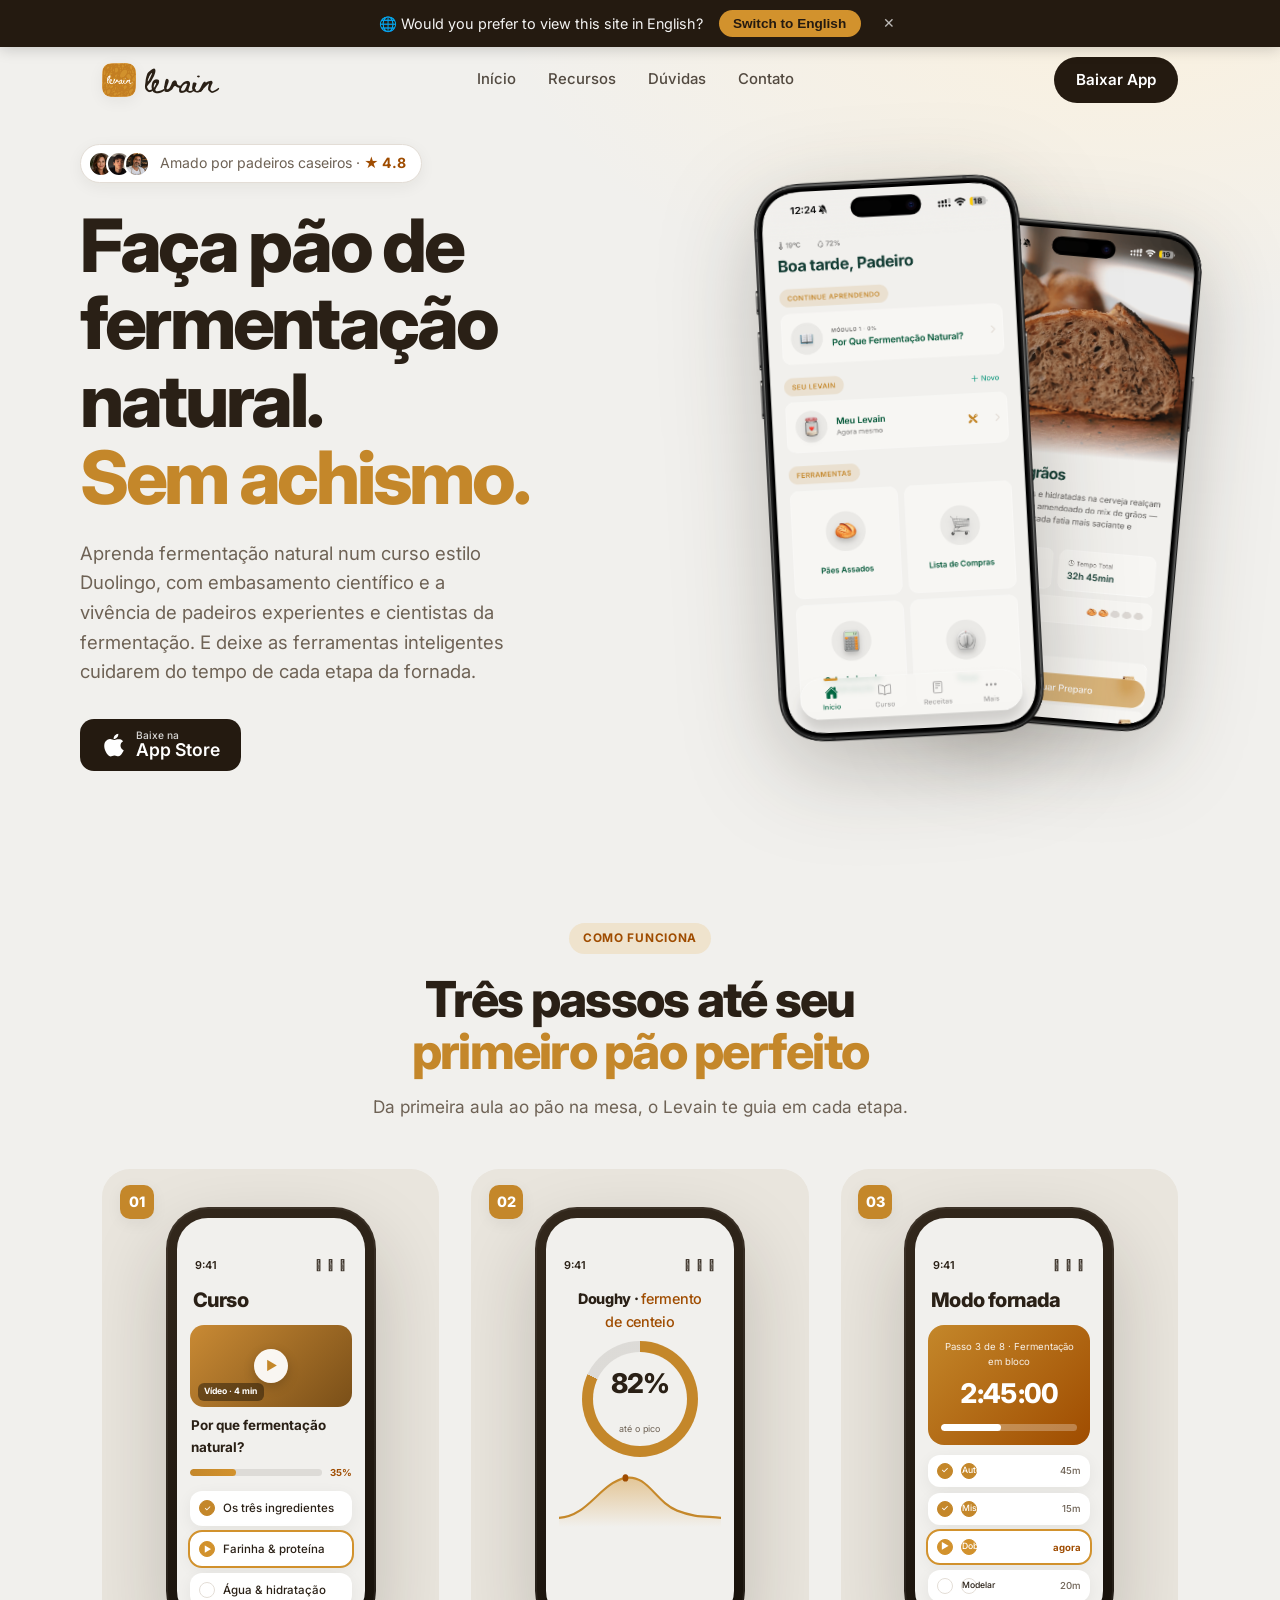
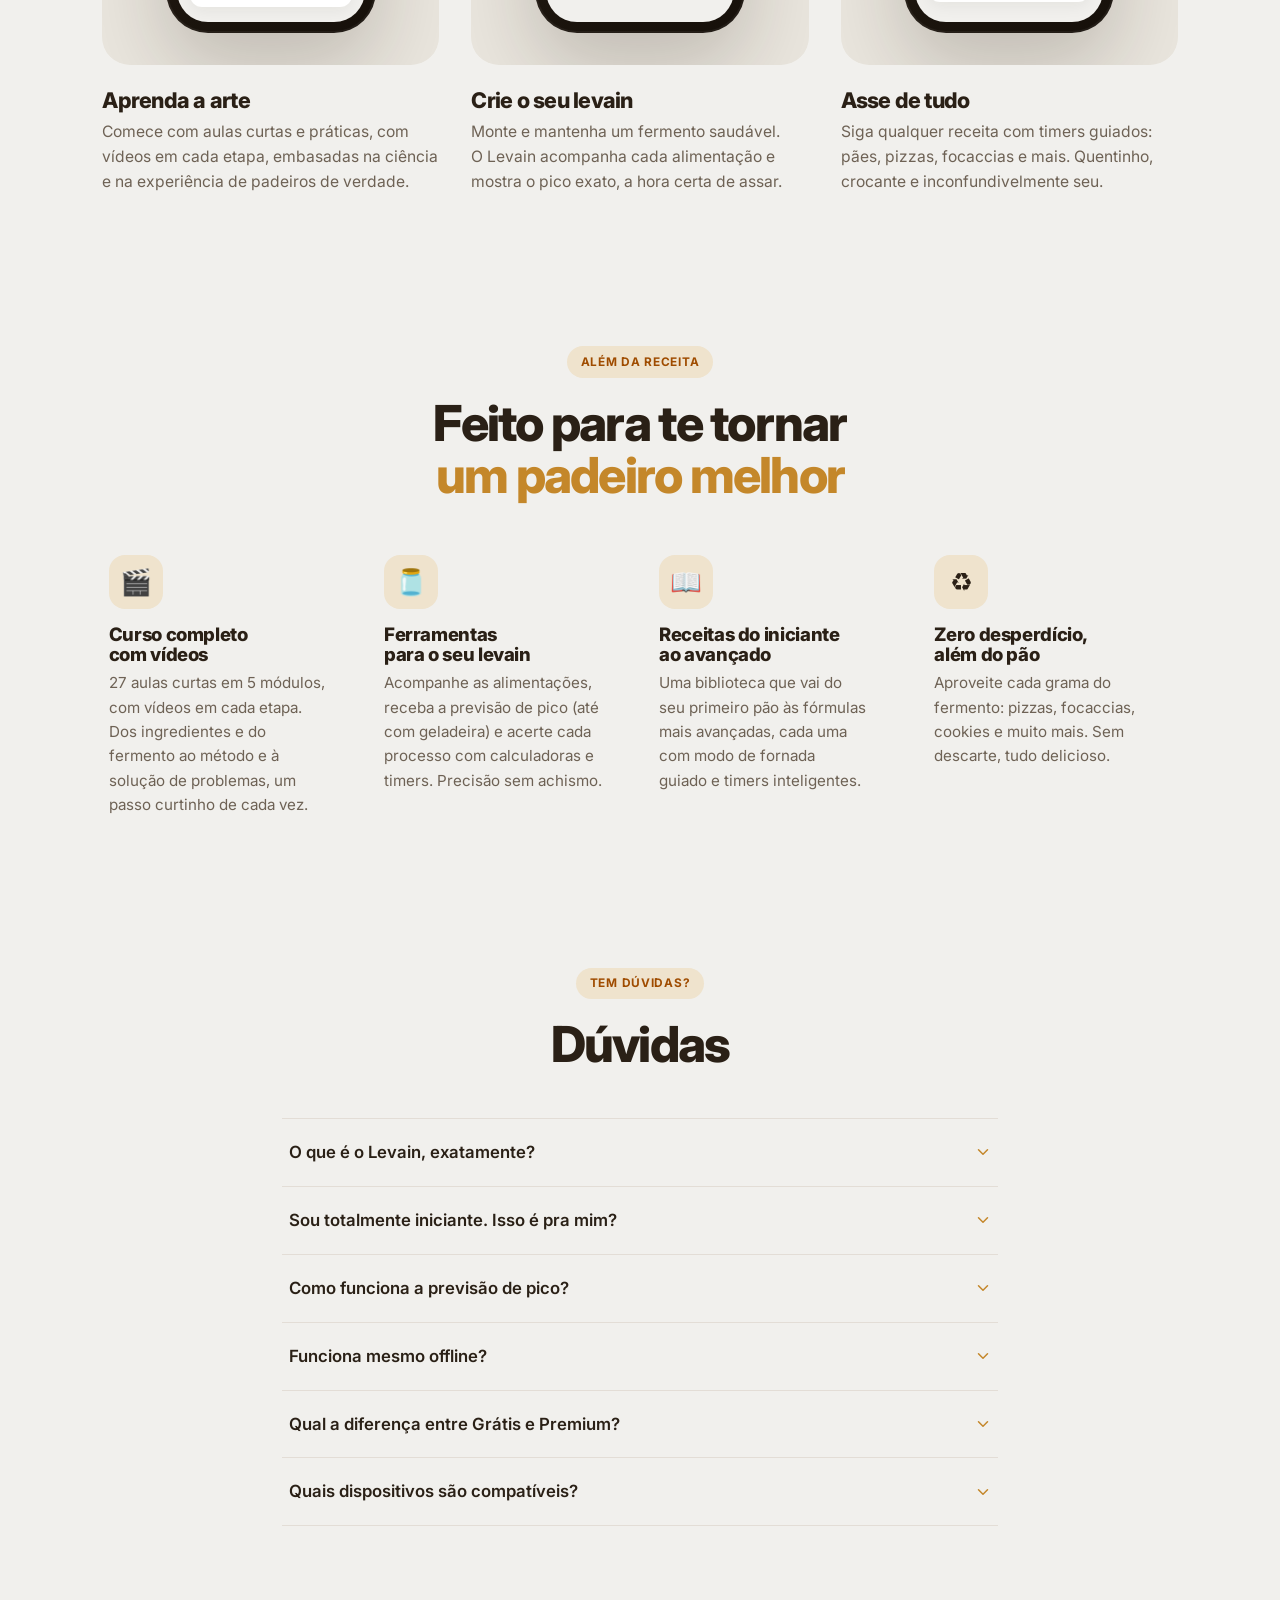
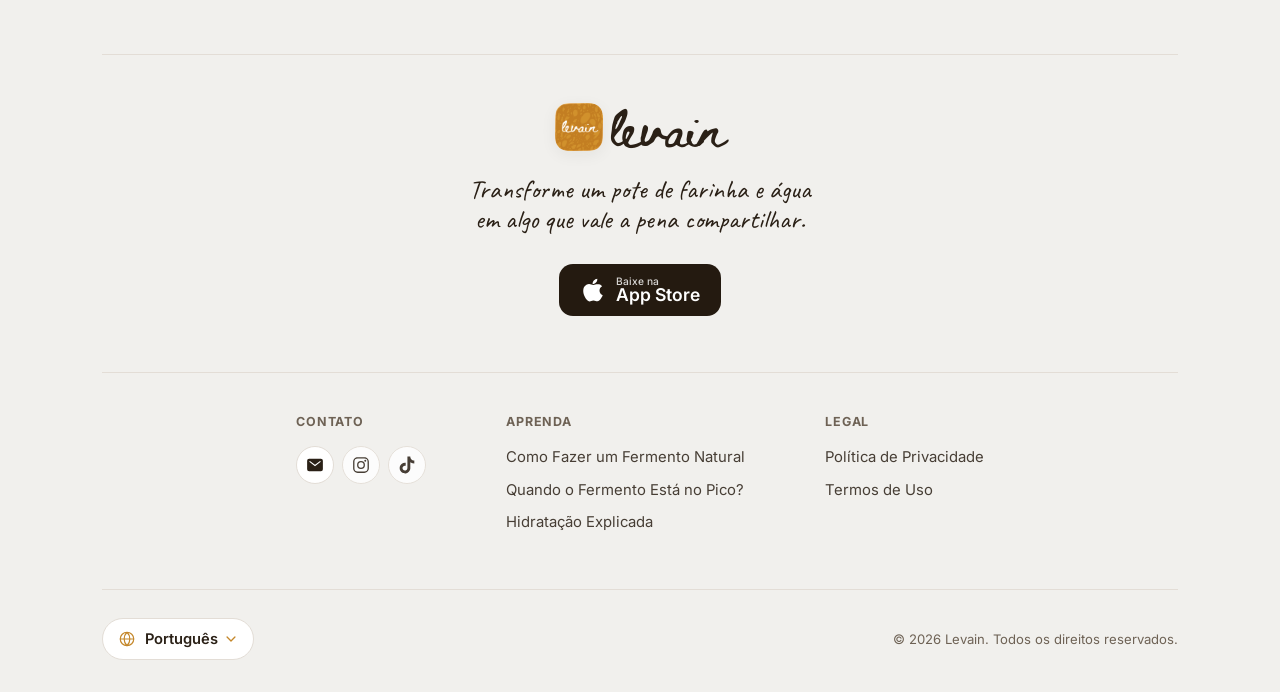
<file: pt/index.html>
<!DOCTYPE html>
<html lang="pt-BR">
<head>
  <meta charset="UTF-8" />
  <meta name="viewport" content="width=device-width, initial-scale=1.0" />
  <title>Levain — App de Fermentação Natural: Curso, Fermento e Receitas</title>
  <meta name="description" content="O app completo de fermentação natural: curso gamificado feito com padeiros experientes, monitor de fermento que prevê o pico e receitas guiadas. Grátis no iPhone." />
  <meta name="theme-color" content="#F1F0ED" />
  <meta name="author" content="Levain" />
  <meta name="robots" content="index, follow, max-image-preview:large" />
  <link rel="canonical" href="https://levain-app.com/pt/" />
  <link rel="alternate" hreflang="en" href="https://levain-app.com/" />
  <link rel="alternate" hreflang="pt-BR" href="https://levain-app.com/pt/" />
  <link rel="alternate" hreflang="es" href="https://levain-app.com/es/" />
  <link rel="alternate" hreflang="x-default" href="https://levain-app.com/" />

  <!-- Open Graph -->
  <meta property="og:site_name" content="Levain" />
  <meta property="og:title" content="Levain — App de Fermentação Natural: Curso, Fermento e Receitas" />
  <meta property="og:description" content="Aprenda fermentação natural com um curso gamificado de aulas curtas, feito com padeiros experientes, e ferramentas que acompanham seu fermento e cada fornada. Grátis no iPhone." />
  <meta property="og:type" content="website" />
  <meta property="og:url" content="https://levain-app.com/pt/" />
  <meta property="og:image" content="https://levain-app.com/assets/og-cover.png" />
  <meta property="og:image:width" content="1200" />
  <meta property="og:image:height" content="630" />
  <meta property="og:image:alt" content="Levain — o app completo de fermentação natural" />
  <meta property="og:locale" content="pt_BR" />
  <meta property="og:locale:alternate" content="en_US" />
  <meta property="og:locale:alternate" content="es_ES" />

  <!-- Twitter -->
  <meta name="twitter:card" content="summary_large_image" />
  <meta name="twitter:title" content="Levain — App de Fermentação Natural: Curso, Fermento e Receitas" />
  <meta name="twitter:description" content="Aprenda fermentação natural com um curso gamificado de aulas curtas e ferramentas inteligentes para o seu fermento. Grátis no iPhone." />
  <meta name="twitter:image" content="https://levain-app.com/assets/og-cover.png" />

  <link rel="icon" href="/assets/icon.png" />
  <link rel="apple-touch-icon" href="/assets/icon.png" />
  <link rel="manifest" href="/site.webmanifest" />

  <link rel="preconnect" href="https://fonts.googleapis.com" />
  <link rel="preconnect" href="https://fonts.gstatic.com" crossorigin />
  <!-- Fonts load async so they don't block first paint; noscript keeps them for JS-off visitors. -->
  <link href="https://fonts.googleapis.com/css2?family=Beth+Ellen&family=Caveat:wght@500;600;700&family=Inter:wght@400;500;600;700;800;900&display=swap" rel="stylesheet" media="print" onload="this.media='all'" />
  <noscript><link href="https://fonts.googleapis.com/css2?family=Beth+Ellen&family=Caveat:wght@500;600;700&family=Inter:wght@400;500;600;700;800;900&display=swap" rel="stylesheet" /></noscript>

  <link rel="stylesheet" href="/styles.css?v=4" />

  <!-- Structured data -->
  <script type="application/ld+json">
{
  "@context": "https://schema.org",
  "@graph": [
    {
      "@type": "WebSite",
      "@id": "https://levain-app.com/#website",
      "url": "https://levain-app.com/",
      "name": "Levain",
      "description": "O app completo de fermentação natural: curso gamificado, monitor de fermento, receitas e ferramentas inteligentes.",
      "inLanguage": [
        "en",
        "pt-BR",
        "es"
      ],
      "publisher": {
        "@id": "https://levain-app.com/#org"
      }
    },
    {
      "@type": "Organization",
      "@id": "https://levain-app.com/#org",
      "name": "Levain",
      "url": "https://levain-app.com/",
      "logo": "https://levain-app.com/assets/icon.png",
      "sameAs": [
        "https://www.instagram.com/levain.app",
        "https://www.tiktok.com/@levain.app"
      ]
    },
    {
      "@type": "MobileApplication",
      "@id": "https://levain-app.com/#app",
      "name": "Levain",
      "operatingSystem": "iOS 16.0 or later",
      "applicationCategory": "LifestyleApplication",
      "url": "https://levain-app.com/",
      "image": "https://levain-app.com/assets/icon.png",
      "description": "Aprenda fermentação natural com um curso gamificado de aulas curtas, embasado em ciência e na experiência de padeiros de verdade, além de ferramentas para manter o fermento saudável e seguir receitas com timers guiados. Funciona 100% offline.",
      "inLanguage": [
        "en",
        "pt-BR",
        "es"
      ],
      "author": {
        "@id": "https://levain-app.com/#org"
      },
      "offers": [
        {
          "@type": "Offer",
          "name": "Free",
          "price": "0",
          "priceCurrency": "USD"
        },
        {
          "@type": "Offer",
          "name": "Premium (monthly)",
          "price": "14.99",
          "priceCurrency": "USD"
        },
        {
          "@type": "Offer",
          "name": "Premium (yearly)",
          "price": "99.99",
          "priceCurrency": "USD"
        }
      ]
    },
    {
      "@type": "FAQPage",
      "@id": "https://levain-app.com/pt/#faq",
      "inLanguage": "pt-BR",
      "mainEntity": [
        {
          "@type": "Question",
          "name": "O que é o Levain, exatamente?",
          "acceptedAnswer": {
            "@type": "Answer",
            "text": "O companheiro completo da fermentação natural: um curso completo, um monitor de fermento vivo, uma biblioteca de receitas com modo de fornada guiado e um kit de calculadoras e timers, tudo reunido em um app acolhedor e offline."
          }
        },
        {
          "@type": "Question",
          "name": "Sou totalmente iniciante. Isso é pra mim?",
          "acceptedAnswer": {
            "@type": "Answer",
            "text": "Com certeza. O curso começa na sua primeira alimentação e explica o porquê, não só o passo a passo. Junte com as receitas para iniciantes e o Levain te leva até o seu primeiro pão."
          }
        },
        {
          "@type": "Question",
          "name": "Como funciona a previsão de pico?",
          "acceptedAnswer": {
            "@type": "Answer",
            "text": "O Levain considera a proporção da alimentação, a temperatura ambiente e se o fermento está na bancada ou na geladeira, e então mostra uma curva de crescimento ao vivo com o momento do pico, a hora certa de assar."
          }
        },
        {
          "@type": "Question",
          "name": "Funciona mesmo offline?",
          "acceptedAnswer": {
            "@type": "Answer",
            "text": "100%. Sem conta, sem nuvem, sem rastreamento. Cada aula, receita e ferramenta vem com o app e fica no seu dispositivo. Funciona até no avião, sem sinal nenhum."
          }
        },
        {
          "@type": "Question",
          "name": "Qual a diferença entre Grátis e Premium?",
          "acceptedAnswer": {
            "@type": "Answer",
            "text": "O plano Grátis inclui o monitor de fermento, o primeiro módulo do curso, algumas receitas essenciais e a calculadora de hidratação. O Premium libera o curso completo de 27 aulas, toda a biblioteca de receitas com modo de fornada, a calculadora de pico, o diário e todas as ferramentas, com 7 dias grátis (US$ 14,99/mês ou US$ 99,99/ano)."
          }
        },
        {
          "@type": "Question",
          "name": "Quais dispositivos são compatíveis?",
          "acceptedAnswer": {
            "@type": "Answer",
            "text": "iPhone com iOS 16 ou superior, em Inglês, Português e Espanhol. O Levain segue automaticamente o tema claro ou escuro do sistema."
          }
        }
      ]
    }
  ]
}
  </script>
</head>
<body>

  <!-- ░░ NAVBAR ░░ -->
  <header class="nav" id="nav">
    <div class="nav__inner">
      <a class="brand" href="#top" aria-label="Levain home">
        <img class="brand__mark" src="/assets/icon.png" alt="" />
        <span class="brand__word">Levain</span>
      </a>
      <nav class="nav__links" aria-label="Primary">
        <a href="#top" data-i18n="nav.home">Início</a>
        <a href="#features" data-i18n="nav.features">Recursos</a>
        <a href="#faq" data-i18n="nav.faq">Dúvidas</a>
        <a href="#" data-contact data-i18n="nav.contact">Contato</a>
      </nav>
      <a class="btn btn--dark" href="#download" data-i18n="nav.download">Baixar App</a>
    </div>
  </header>

  <main id="top">

    <!-- ░░ HERO ░░ -->
    <section class="hero">
      <div class="hero__inner">
        <div class="hero__copy">
          <div class="rating reveal">
            <div class="rating__avatars"><span></span><span></span><span></span></div>
            <span class="rating__text" data-i18n="hero.rating">Amado por padeiros caseiros · <b>★ 4.8</b></span>
          </div>
          <h1 class="reveal" data-delay="1" data-i18n="hero.h1">Faça pão de fermentação natural.<br /><span class="hl">Sem achismo.</span></h1>
          <p class="hero__sub reveal" data-delay="2" data-i18n="hero.sub">Aprenda fermentação natural num curso estilo Duolingo, com embasamento científico e a vivência de padeiros experientes e cientistas da fermentação. E deixe as ferramentas inteligentes cuidarem do tempo de cada etapa da fornada.</p>
          <div class="hero__actions reveal" data-delay="3">
            <a class="badge-store" href="#download" aria-label="Download on the App Store">
              <svg class="store-apple" viewBox="0 0 512 512" width="26" height="26" fill="currentColor" aria-hidden="true"><path d="M349.13 136.86c-40.32 0-57.36 19.24-85.44 19.24-28.79 0-50.75-19.1-85.69-19.1-34.2 0-70.67 20.88-93.83 56.45-32.52 50.16-27 144.63 25.67 225.11 18.84 28.81 44 61.12 77 61.47h.6c28.68 0 37.2-18.78 76.67-19h.6c38.88 0 46.68 18.89 75.24 18.89h.6c33-.35 59.51-36.15 78.35-64.85 13.56-20.64 18.6-31 29-54.35-76.19-28.92-88.43-136.93-13.08-178.34-23-28.8-55.32-45.45-85.79-45.45z"/><path d="M340.25 32c-24 1.63-52 16.91-68.4 36.86-14.88 18.08-27.12 44.9-22.32 70.91h1.92c25.56 0 51.72-15.39 67-35.11 14.72-18.77 25.88-45.37 21.8-72.66z"/></svg>
              <span><small data-i18n="store.small">Baixe na</small><b>App Store</b></span>
            </a>
          </div>
        </div>

        <div class="hero__devices reveal" data-delay="2">
          <img class="shot shot--back" data-shot="02" src="/assets/screenshots/pt-br/02-light.png" alt="Tela de receita do Levain mostrando uma fornada guiada" width="480" height="988" loading="eager" decoding="async" />
          <img class="shot shot--front" data-shot="01" src="/assets/screenshots/pt-br/01-light.png" alt="Tela inicial do Levain com o status do fermento natural e o progresso do curso" width="480" height="988" fetchpriority="high" decoding="async" />
        </div>
      </div>
    </section>

    <!-- ░░ HOW IT WORKS ░░ -->
    <section class="how" id="how">
      <div class="section-head reveal">
        <span class="pill-label" data-i18n="how.label">Como funciona</span>
        <h2 data-i18n="how.h2">Três passos até seu<br /><span class="hl">primeiro pão perfeito</span></h2>
        <p class="section-sub" data-i18n="how.sub">Da primeira aula ao pão na mesa, o Levain te guia em cada etapa.</p>
      </div>

      <div class="steps">
        <!-- 01 · Learn -->
        <div class="step reveal">
          <div class="step__card">
            <span class="step__num">01</span>
            <div class="phone phone--card">
              <div class="phone__screen screen-course">
                <div class="status-bar"><span>9:41</span><span class="status-bar__icons">􀙇 􀉪 􀛨</span></div>
                <p class="scr-title" data-i18n="m.course">Curso</p>
                <div class="co-video">
                  <span class="co-video__play">▶</span>
                  <span class="co-video__tag" data-i18n="m.videoTag">Vídeo · 4 min</span>
                </div>
                <p class="co-lesson" data-i18n="m.coLesson">Por que fermentação natural?</p>
                <div class="co-prog"><div class="bar"><i style="width:35%"></i></div><span>35%</span></div>
                <div class="co-list">
                  <div class="co-item done"><span class="dot">✓</span><span data-i18n="m.co1">Os três ingredientes</span></div>
                  <div class="co-item now"><span class="dot">▶</span><span data-i18n="m.co2">Farinha &amp; proteína</span></div>
                  <div class="co-item"><span class="dot"></span><span data-i18n="m.co3">Água &amp; hidratação</span></div>
                </div>
              </div>
            </div>
          </div>
          <h3 data-i18n="how.s1t">Aprenda a arte</h3>
          <p data-i18n="how.s1d">Comece com aulas curtas e práticas, com vídeos em cada etapa, embasadas na ciência e na experiência de padeiros de verdade.</p>
        </div>

        <!-- 02 · Create your levain -->
        <div class="step reveal" data-delay="1">
          <div class="step__card">
            <span class="step__num">02</span>
            <div class="phone phone--card">
              <div class="phone__screen screen-track">
                <div class="status-bar"><span>9:41</span><span class="status-bar__icons">􀙇 􀉪 􀛨</span></div>
                <p class="tk-name" data-i18n="m.doughy">Doughy · <span>fermento de centeio</span></p>
                <div class="ring ring--lg" style="--p:82"><div class="ring__hole"><b>82%</b><small data-i18n="m.toPeak">até o pico</small></div></div>
                <div class="tk-curve">
                  <svg viewBox="0 0 220 66" preserveAspectRatio="none">
                    <defs><linearGradient id="cg" x1="0" y1="0" x2="0" y2="1"><stop offset="0" stop-color="#D2922D" stop-opacity=".45"/><stop offset="1" stop-color="#D2922D" stop-opacity="0"/></linearGradient></defs>
                    <path d="M0,56 C40,54 55,18 90,12 C120,8 130,38 160,48 C185,56 200,54 220,56" fill="none" stroke="#C4872A" stroke-width="2.5" stroke-linecap="round"/>
                    <path d="M0,56 C40,54 55,18 90,12 C120,8 130,38 160,48 C185,56 200,54 220,56 L220,66 L0,66 Z" fill="url(#cg)"/>
                    <circle cx="90" cy="12" r="4" fill="#9F4C00"/>
                  </svg>
                </div>
              </div>
            </div>
          </div>
          <h3 data-i18n="how.s2t">Crie o seu levain</h3>
          <p data-i18n="how.s2d">Monte e mantenha um fermento saudável. O Levain acompanha cada alimentação e mostra o pico exato, a hora certa de assar.</p>
        </div>

        <!-- 03 · Bake -->
        <div class="step reveal" data-delay="2">
          <div class="step__card">
            <span class="step__num">03</span>
            <div class="phone phone--card">
              <div class="phone__screen screen-bake">
                <div class="status-bar"><span>9:41</span><span class="status-bar__icons">􀙇 􀉪 􀛨</span></div>
                <p class="scr-title" data-i18n="m.bakeMode">Modo fornada</p>
                <div class="bake-now">
                  <p class="bake-now__k" data-i18n="m.bulkStep">Passo 3 de 8 · Fermentação em bloco</p>
                  <p class="bake-now__timer">2:45:00</p>
                  <div class="bar"><i style="width:44%"></i></div>
                </div>
                <div class="bake-list">
                  <div class="bake-row done"><span>✓</span><span data-i18n="m.autolyse">Autólise</span><em>45m</em></div>
                  <div class="bake-row done"><span>✓</span><span data-i18n="m.mixSalt">Misturar &amp; sal</span><em>15m</em></div>
                  <div class="bake-row on"><span>▶</span><span data-i18n="m.stretchFold">Dobras</span><em data-i18n="m.now">agora</em></div>
                  <div class="bake-row"><span></span><span data-i18n="m.shape">Modelar</span><em>20m</em></div>
                </div>
              </div>
            </div>
          </div>
          <h3 data-i18n="how.s3t">Asse de tudo</h3>
          <p data-i18n="how.s3d">Siga qualquer receita com timers guiados: pães, pizzas, focaccias e mais. Quentinho, crocante e inconfundivelmente seu.</p>
        </div>
      </div>
    </section>

    <!-- ░░ FEATURES (Beyond the recipe) ░░ -->
    <section class="beyond" id="features">
      <div class="section-head reveal">
        <span class="pill-label" data-i18n="beyond.label">Além da receita</span>
        <h2 data-i18n="beyond.h2">Feito para te tornar<br /><span class="hl">um padeiro melhor</span></h2>
      </div>
      <div class="beyond__grid">
        <div class="feat reveal">
          <div class="feat__icon">🎬</div>
          <h3 data-i18n="beyond.f1t">Curso completo com vídeos</h3>
          <p data-i18n="beyond.f1d">27 aulas curtas em 5 módulos, com vídeos em cada etapa. Dos ingredientes e do fermento ao método e à solução de problemas, um passo curtinho de cada vez.</p>
        </div>
        <div class="feat reveal" data-delay="1">
          <div class="feat__icon">🫙</div>
          <h3 data-i18n="beyond.f2t">Ferramentas para o seu levain</h3>
          <p data-i18n="beyond.f2d">Acompanhe as alimentações, receba a previsão de pico (até com geladeira) e acerte cada processo com calculadoras e timers. Precisão sem achismo.</p>
        </div>
        <div class="feat reveal" data-delay="2">
          <div class="feat__icon">📖</div>
          <h3 data-i18n="beyond.f3t">Receitas do iniciante ao avançado</h3>
          <p data-i18n="beyond.f3d">Uma biblioteca que vai do seu primeiro pão às fórmulas mais avançadas, cada uma com modo de fornada guiado e timers inteligentes.</p>
        </div>
        <div class="feat reveal" data-delay="3">
          <div class="feat__icon">♻️</div>
          <h3 data-i18n="beyond.f4t">Zero desperdício, além do pão</h3>
          <p data-i18n="beyond.f4d">Aproveite cada grama do fermento: pizzas, focaccias, cookies e muito mais. Sem descarte, tudo delicioso.</p>
        </div>
      </div>
    </section>

    <!-- ░░ FAQ ░░ -->
    <section class="faq" id="faq">
      <div class="section-head reveal">
        <span class="pill-label" data-i18n="faq.label">Tem dúvidas?</span>
        <h2 data-i18n="faq.h2">Dúvidas</h2>
      </div>
      <div class="faq__list reveal">
        <details class="qa">
          <summary><span data-i18n="faq.q1">O que é o Levain, exatamente?</span><svg class="chev" viewBox="0 0 512 512" width="16" height="16" aria-hidden="true"><path fill="none" stroke="currentColor" stroke-linecap="round" stroke-linejoin="round" stroke-width="48" d="M112 184l144 144 144-144"/></svg></summary>
          <div class="qa__body" data-i18n="faq.a1">O companheiro completo da fermentação natural: um curso completo, um monitor de fermento vivo, uma biblioteca de receitas com modo de fornada guiado e um kit de calculadoras e timers, tudo reunido em um app acolhedor e offline.</div>
        </details>
        <details class="qa">
          <summary><span data-i18n="faq.q2">Sou totalmente iniciante. Isso é pra mim?</span><svg class="chev" viewBox="0 0 512 512" width="16" height="16" aria-hidden="true"><path fill="none" stroke="currentColor" stroke-linecap="round" stroke-linejoin="round" stroke-width="48" d="M112 184l144 144 144-144"/></svg></summary>
          <div class="qa__body" data-i18n="faq.a2">Com certeza. O curso começa na sua primeira alimentação e explica o <em>porquê</em>, não só o passo a passo. Junte com as receitas para iniciantes e o Levain te leva até o seu primeiro pão.</div>
        </details>
        <details class="qa">
          <summary><span data-i18n="faq.q3">Como funciona a previsão de pico?</span><svg class="chev" viewBox="0 0 512 512" width="16" height="16" aria-hidden="true"><path fill="none" stroke="currentColor" stroke-linecap="round" stroke-linejoin="round" stroke-width="48" d="M112 184l144 144 144-144"/></svg></summary>
          <div class="qa__body" data-i18n="faq.a3">O Levain considera a proporção da alimentação, a temperatura ambiente e se o fermento está na bancada ou na geladeira, e então mostra uma curva de crescimento ao vivo com o momento do pico, a hora certa de assar.</div>
        </details>
        <details class="qa">
          <summary><span data-i18n="faq.q4">Funciona mesmo offline?</span><svg class="chev" viewBox="0 0 512 512" width="16" height="16" aria-hidden="true"><path fill="none" stroke="currentColor" stroke-linecap="round" stroke-linejoin="round" stroke-width="48" d="M112 184l144 144 144-144"/></svg></summary>
          <div class="qa__body" data-i18n="faq.a4">100%. Sem conta, sem nuvem, sem rastreamento. Cada aula, receita e ferramenta vem com o app e fica no seu dispositivo. Funciona até no avião, sem sinal nenhum.</div>
        </details>
        <details class="qa">
          <summary><span data-i18n="faq.q5">Qual a diferença entre Grátis e Premium?</span><svg class="chev" viewBox="0 0 512 512" width="16" height="16" aria-hidden="true"><path fill="none" stroke="currentColor" stroke-linecap="round" stroke-linejoin="round" stroke-width="48" d="M112 184l144 144 144-144"/></svg></summary>
          <div class="qa__body" data-i18n="faq.a5">O plano Grátis inclui o monitor de fermento, o primeiro módulo do curso, algumas receitas essenciais e a calculadora de hidratação. O Premium libera o curso completo de 27 aulas, toda a biblioteca de receitas com modo de fornada, a calculadora de pico, o diário e todas as ferramentas, com 7 dias grátis (US$ 14,99/mês ou US$ 99,99/ano).</div>
        </details>
        <details class="qa">
          <summary><span data-i18n="faq.q6">Quais dispositivos são compatíveis?</span><svg class="chev" viewBox="0 0 512 512" width="16" height="16" aria-hidden="true"><path fill="none" stroke="currentColor" stroke-linecap="round" stroke-linejoin="round" stroke-width="48" d="M112 184l144 144 144-144"/></svg></summary>
          <div class="qa__body" data-i18n="faq.a6">iPhone com iOS 16 ou superior, em Inglês, Português e Espanhol. O Levain segue automaticamente o tema claro ou escuro do sistema.</div>
        </details>
      </div>
    </section>

    <!-- ░░ DOWNLOAD / FOOTER ░░ -->
    <footer class="footer" id="download">
      <div class="footer__cta reveal">
        <a class="brand brand--lg" href="#top"><img class="brand__mark" src="/assets/icon.png" alt="" /><span class="brand__word">Levain</span></a>
        <p class="footer__tagline" data-i18n="footer.tagline">Transforme um pote de farinha e água<br />em algo que vale a pena compartilhar.</p>
        <a class="badge-store" href="#" aria-label="Download on the App Store">
          <svg class="store-apple" viewBox="0 0 512 512" width="26" height="26" fill="currentColor" aria-hidden="true"><path d="M349.13 136.86c-40.32 0-57.36 19.24-85.44 19.24-28.79 0-50.75-19.1-85.69-19.1-34.2 0-70.67 20.88-93.83 56.45-32.52 50.16-27 144.63 25.67 225.11 18.84 28.81 44 61.12 77 61.47h.6c28.68 0 37.2-18.78 76.67-19h.6c38.88 0 46.68 18.89 75.24 18.89h.6c33-.35 59.51-36.15 78.35-64.85 13.56-20.64 18.6-31 29-54.35-76.19-28.92-88.43-136.93-13.08-178.34-23-28.8-55.32-45.45-85.79-45.45z"/><path d="M340.25 32c-24 1.63-52 16.91-68.4 36.86-14.88 18.08-27.12 44.9-22.32 70.91h1.92c25.56 0 51.72-15.39 67-35.11 14.72-18.77 25.88-45.37 21.8-72.66z"/></svg>
          <span><small data-i18n="store.small">Baixe na</small><b>App Store</b></span>
        </a>
      </div>
      <div class="footer__cols" id="contact">
        <div><h4 data-i18n="footer.contact">Contato</h4>
          <div class="socials">
            <button type="button" data-contact data-i18n-aria="footer.support" aria-label="Suporte">
              <svg viewBox="0 0 512 512" aria-hidden="true"><path d="M424 80H88a56.06 56.06 0 00-56 56v240a56.06 56.06 0 0056 56h336a56.06 56.06 0 0056-56V136a56.06 56.06 0 00-56-56zm-14.18 92.63l-144 112a16 16 0 01-19.64 0l-144-112a16 16 0 1119.64-25.26L256 251.73l134.18-104.36a16 16 0 0119.64 25.26z"/></svg>
            </button>
            <a href="https://www.instagram.com/levain.app" target="_blank" rel="noopener noreferrer" aria-label="Instagram">
              <svg viewBox="0 0 512 512" aria-hidden="true"><path d="M349.33 69.33a93.62 93.62 0 0193.34 93.34v186.66a93.62 93.62 0 01-93.34 93.34H162.67a93.62 93.62 0 01-93.34-93.34V162.67a93.62 93.62 0 0193.34-93.34h186.66m0-37.33H162.67C90.8 32 32 90.8 32 162.67v186.66C32 421.2 90.8 480 162.67 480h186.66C421.2 480 480 421.2 480 349.33V162.67C480 90.8 421.2 32 349.33 32z"/><path d="M377.33 162.67a28 28 0 1128-28 27.94 27.94 0 01-28 28zM256 181.33A74.67 74.67 0 11181.33 256 74.75 74.75 0 01256 181.33m0-37.33a112 112 0 10112 112 112 112 0 00-112-112z"/></svg>
            </a>
            <a href="https://www.tiktok.com/@levain.app" target="_blank" rel="noopener noreferrer" aria-label="TikTok">
              <svg viewBox="0 0 512 512" aria-hidden="true"><path d="M412.19 118.66a109.27 109.27 0 01-9.45-5.5 132.87 132.87 0 01-24.27-20.62c-18.1-20.71-24.86-41.72-27.35-56.43h.1C349.14 23.9 350 16 350.13 16h-82.44v318.78c0 4.28 0 8.51-.18 12.69 0 .52-.05 1-.08 1.56 0 .23 0 .47-.5.71v.18a70 70 0 01-35.22 55.56 68.8 68.8 0 01-34.11 9c-38.41 0-69.54-31.32-69.54-70s31.13-70 69.54-70a68.9 68.9 0 0121.41 3.39l.1-83.94a153.14 153.14 0 00-118 34.52 161.79 161.79 0 00-35.3 43.53c-3.48 6-16.61 30.11-18.2 69.24-1 22.21 5.67 45.22 8.85 54.73v.2c2 5.6 9.75 24.71 22.38 40.82A167.53 167.53 0 00115 470.66v-.2l.2.2c39.91 27.12 84.16 25.34 84.16 25.34 7.66-.31 33.32 0 62.46-13.81 32.32-15.31 50.72-38.12 50.72-38.12a158.46 158.46 0 0027.64-45.93c7.46-19.61 9.95-43.13 9.95-52.53V176.49c1 .6 14.32 9.41 14.32 9.41s19.19 12.3 49.13 20.31c21.48 5.7 50.42 6.9 50.42 6.9v-81.84c-10.14 1.1-30.73-2.1-51.81-12.61z"/></svg>
            </a>
          </div>
        </div>
        <div><h4 data-i18n="footer.learn">Aprenda</h4>
          <a href="/guides/how-to-make-a-sourdough-starter/" data-i18n="footer.g1">Como Fazer um Fermento Natural</a>
          <a href="/guides/sourdough-starter-peak/" data-i18n="footer.g2">Quando o Fermento Está no Pico?</a>
          <a href="/guides/sourdough-hydration-explained/" data-i18n="footer.g3">Hidratação Explicada</a>
        </div>
        <div><h4 data-i18n="footer.legal">Legal</h4>
          <a data-doc="privacy-policy" href="https://oviniciusramosp.github.io/bread-legal/legal/privacy-policy-pt-br.html" data-i18n="footer.privacy">Política de Privacidade</a>
          <a data-doc="terms-of-service" href="https://oviniciusramosp.github.io/bread-legal/legal/terms-of-service-pt-br.html" data-i18n="footer.terms">Termos de Uso</a>
        </div>
      </div>
      <div class="footer__bar">
        <div class="lang-select">
          <svg class="lang-select__globe" viewBox="0 0 24 24" width="18" height="18" aria-hidden="true"><path fill="none" stroke="currentColor" stroke-width="1.6" d="M12 3a9 9 0 100 18 9 9 0 000-18zM3 12h18M12 3c2.5 2.4 3.8 5.6 3.8 9S14.5 18.6 12 21C9.5 18.6 8.2 15.4 8.2 12S9.5 5.4 12 3z"/></svg>
          <select id="langSelect" aria-label="Language / Idioma / Idioma">
            <option value="pt-BR" selected>Português</option>
            <option value="en">English</option>
            <option value="es">Español</option>
          </select>
          <svg class="lang-select__chev" viewBox="0 0 512 512" width="14" height="14" aria-hidden="true"><path fill="none" stroke="currentColor" stroke-linecap="round" stroke-linejoin="round" stroke-width="48" d="M112 184l144 144 144-144"/></svg>
        </div>
        <span data-i18n="footer.copyright">© 2026 Levain. Todos os direitos reservados.</span>
      </div>
    </footer>
  </main>

  <!-- ░░ CONTACT MODAL ░░ -->
  <div class="modal" id="contactModal" role="dialog" aria-modal="true" aria-labelledby="contactTitle" hidden>
    <div class="modal__backdrop" data-close></div>
    <div class="modal__panel">
      <button class="modal__x" type="button" data-close aria-label="Close">✕</button>
      <h3 id="contactTitle" data-i18n="contact.title">Fale com a gente</h3>
      <p class="modal__sub" data-i18n="contact.sub">Dúvidas, bugs ou ideias? Mande uma mensagem que respondemos por e-mail.</p>

      <form id="contactForm" novalidate>
        <label class="field">
          <span data-i18n="contact.name">Nome</span>
          <input type="text" name="name" autocomplete="name" required />
        </label>
        <label class="field">
          <span data-i18n="contact.email">E-mail</span>
          <input type="email" name="email" autocomplete="email" required />
        </label>
        <label class="field">
          <span data-i18n="contact.message">Mensagem</span>
          <textarea name="message" rows="4" required></textarea>
        </label>
        <!-- honeypot: hidden from humans, bots fill it in -->
        <input type="checkbox" name="botcheck" class="hp" tabindex="-1" autocomplete="off" />
        <button class="btn btn--dark modal__submit" type="submit" data-i18n="contact.send">Enviar mensagem</button>
        <p class="modal__status" id="contactStatus" role="status" aria-live="polite"></p>
      </form>
    </div>
  </div>

  <script src="/i18n.js?v=4"></script>
  <script src="/main.js?v=4"></script>
</body>
</html>
</file>
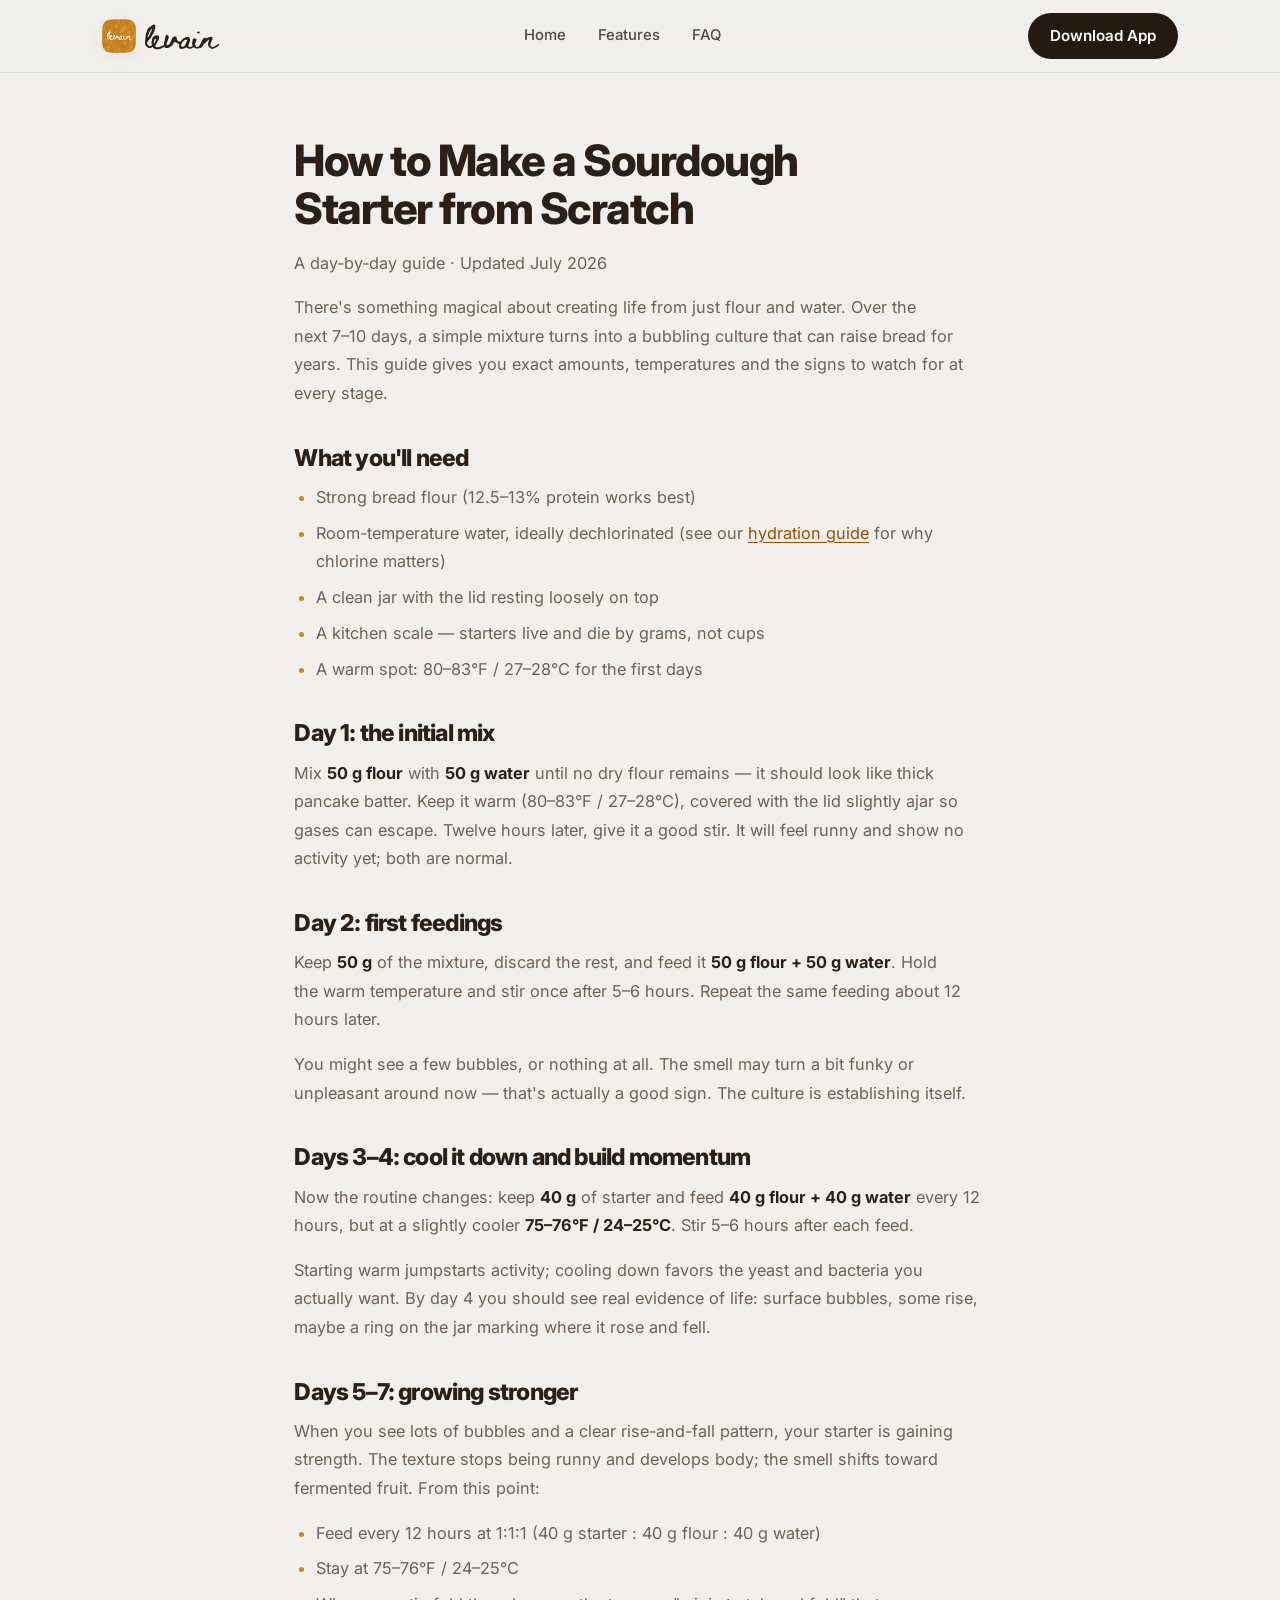
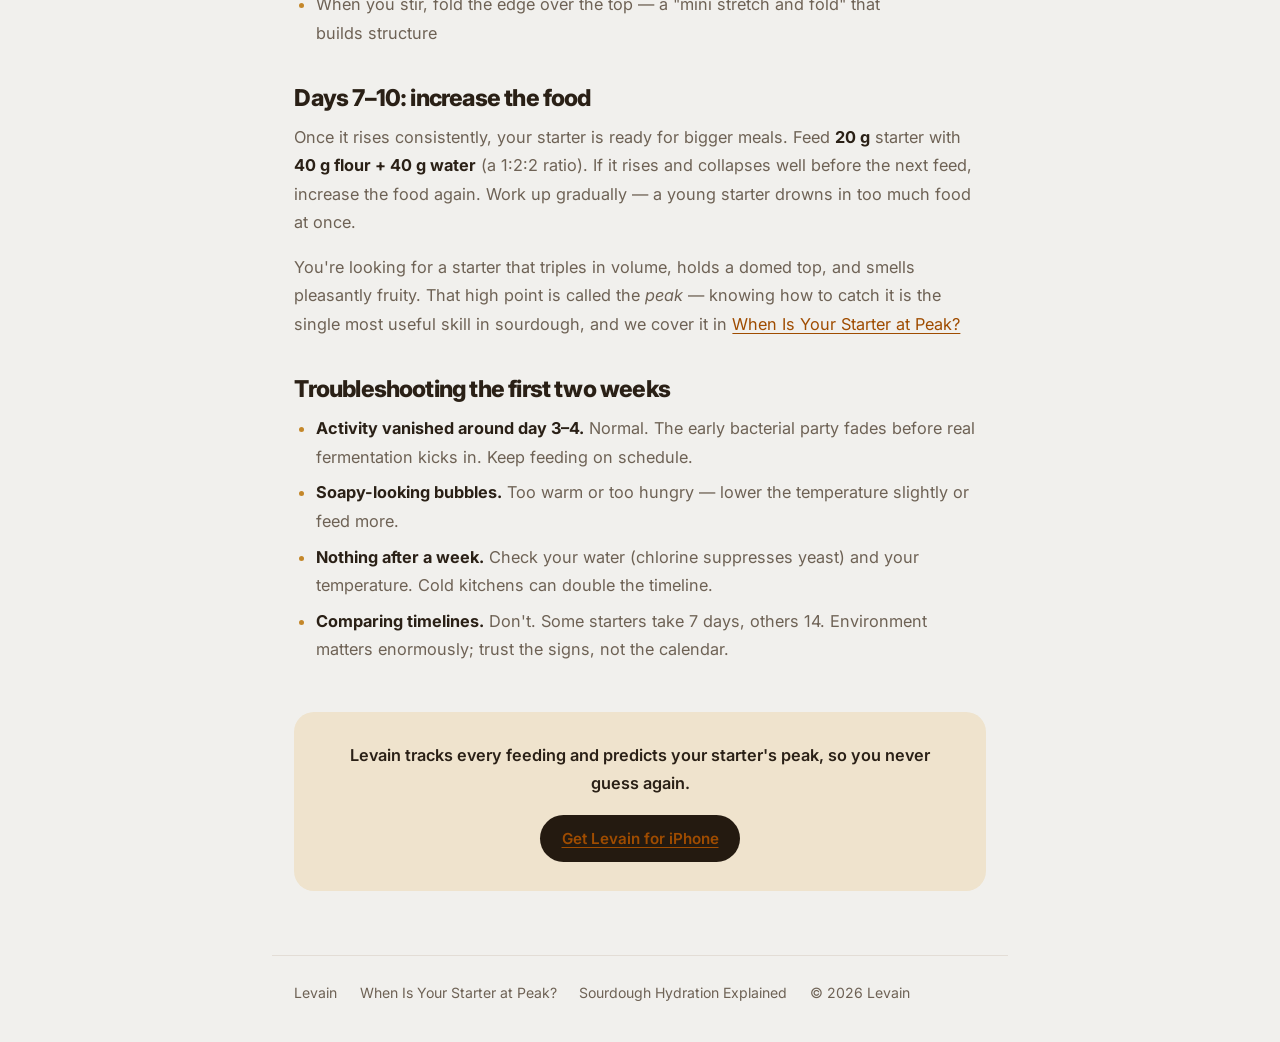
<file: guides/how-to-make-a-sourdough-starter/index.html>
<!DOCTYPE html>
<html lang="en">
<head>
  <meta charset="UTF-8" />
  <meta name="viewport" content="width=device-width, initial-scale=1.0" />
  <title>How to Make a Sourdough Starter from Scratch — Levain</title>
  <meta name="description" content="A day-by-day guide to making a sourdough starter from scratch in 7–10 days: exact amounts, temperatures, feeding ratios and the signs to watch for." />
  <meta name="theme-color" content="#F1F0ED" />
  <meta name="robots" content="index, follow, max-image-preview:large" />
  <link rel="canonical" href="https://levain-app.com/guides/how-to-make-a-sourdough-starter/" />

  <meta property="og:site_name" content="Levain" />
  <meta property="og:title" content="How to Make a Sourdough Starter from Scratch (Day by Day)" />
  <meta property="og:description" content="Exact amounts, temperatures and feeding ratios for every day of your starter's first two weeks, plus the signs that tell you it's ready to bake." />
  <meta property="og:type" content="article" />
  <meta property="og:url" content="https://levain-app.com/guides/how-to-make-a-sourdough-starter/" />
  <meta property="og:image" content="https://levain-app.com/assets/og-cover.png" />
  <meta name="twitter:card" content="summary_large_image" />

  <link rel="icon" href="/assets/icon.png" />
  <link rel="preconnect" href="https://fonts.googleapis.com" />
  <link rel="preconnect" href="https://fonts.gstatic.com" crossorigin />
  <link href="https://fonts.googleapis.com/css2?family=Beth+Ellen&family=Caveat:wght@500;600;700&family=Inter:wght@400;500;600;700;800;900&display=swap" rel="stylesheet" media="print" onload="this.media='all'" />
  <noscript><link href="https://fonts.googleapis.com/css2?family=Beth+Ellen&family=Caveat:wght@500;600;700&family=Inter:wght@400;500;600;700;800;900&display=swap" rel="stylesheet" /></noscript>
  <link rel="stylesheet" href="/styles.css?v=4" />

  <script type="application/ld+json">
  {
    "@context": "https://schema.org",
    "@type": "Article",
    "headline": "How to Make a Sourdough Starter from Scratch (Day by Day)",
    "description": "A day-by-day guide to making a sourdough starter from scratch in 7–10 days: exact amounts, temperatures, feeding ratios and the signs to watch for.",
    "image": "https://levain-app.com/assets/og-cover.png",
    "datePublished": "2026-07-16",
    "dateModified": "2026-07-16",
    "inLanguage": "en",
    "author": { "@type": "Organization", "name": "Levain", "url": "https://levain-app.com/" },
    "publisher": { "@id": "https://levain-app.com/#org" },
    "mainEntityOfPage": "https://levain-app.com/guides/how-to-make-a-sourdough-starter/"
  }
  </script>
</head>
<body>

  <header class="nav scrolled" id="nav">
    <div class="nav__inner">
      <a class="brand" href="/" aria-label="Levain home">
        <img class="brand__mark" src="/assets/icon.png" alt="" />
        <span class="brand__word">Levain</span>
      </a>
      <nav class="nav__links" aria-label="Primary">
        <a href="/">Home</a>
        <a href="/#features">Features</a>
        <a href="/#faq">FAQ</a>
      </nav>
      <a class="btn btn--dark" href="/#download">Download App</a>
    </div>
  </header>

  <main>
    <article class="guide">
      <h1>How to Make a Sourdough Starter from Scratch</h1>
      <p class="guide__meta">A day-by-day guide · Updated July 2026</p>

      <p>There's something magical about creating life from just flour and water. Over the next 7–10 days, a simple mixture turns into a bubbling culture that can raise bread for years. This guide gives you exact amounts, temperatures and the signs to watch for at every stage.</p>

      <h2>What you'll need</h2>
      <ul>
        <li>Strong bread flour (12.5–13% protein works best)</li>
        <li>Room-temperature water, ideally dechlorinated (see our <a href="/guides/sourdough-hydration-explained/">hydration guide</a> for why chlorine matters)</li>
        <li>A clean jar with the lid resting loosely on top</li>
        <li>A kitchen scale — starters live and die by grams, not cups</li>
        <li>A warm spot: 80–83°F / 27–28°C for the first days</li>
      </ul>

      <h2>Day 1: the initial mix</h2>
      <p>Mix <strong>50 g flour</strong> with <strong>50 g water</strong> until no dry flour remains — it should look like thick pancake batter. Keep it warm (80–83°F / 27–28°C), covered with the lid slightly ajar so gases can escape. Twelve hours later, give it a good stir. It will feel runny and show no activity yet; both are normal.</p>

      <h2>Day 2: first feedings</h2>
      <p>Keep <strong>50 g</strong> of the mixture, discard the rest, and feed it <strong>50 g flour + 50 g water</strong>. Hold the warm temperature and stir once after 5–6 hours. Repeat the same feeding about 12 hours later.</p>
      <p>You might see a few bubbles, or nothing at all. The smell may turn a bit funky or unpleasant around now — that's actually a good sign. The culture is establishing itself.</p>

      <h2>Days 3–4: cool it down and build momentum</h2>
      <p>Now the routine changes: keep <strong>40 g</strong> of starter and feed <strong>40 g flour + 40 g water</strong> every 12 hours, but at a slightly cooler <strong>75–76°F / 24–25°C</strong>. Stir 5–6 hours after each feed.</p>
      <p>Starting warm jumpstarts activity; cooling down favors the yeast and bacteria you actually want. By day 4 you should see real evidence of life: surface bubbles, some rise, maybe a ring on the jar marking where it rose and fell.</p>

      <h2>Days 5–7: growing stronger</h2>
      <p>When you see lots of bubbles and a clear rise-and-fall pattern, your starter is gaining strength. The texture stops being runny and develops body; the smell shifts toward fermented fruit. From this point:</p>
      <ul>
        <li>Feed every 12 hours at 1:1:1 (40 g starter : 40 g flour : 40 g water)</li>
        <li>Stay at 75–76°F / 24–25°C</li>
        <li>When you stir, fold the edge over the top — a "mini stretch and fold" that builds structure</li>
      </ul>

      <h2>Days 7–10: increase the food</h2>
      <p>Once it rises consistently, your starter is ready for bigger meals. Feed <strong>20 g</strong> starter with <strong>40 g flour + 40 g water</strong> (a 1:2:2 ratio). If it rises and collapses well before the next feed, increase the food again. Work up gradually — a young starter drowns in too much food at once.</p>
      <p>You're looking for a starter that triples in volume, holds a domed top, and smells pleasantly fruity. That high point is called the <em>peak</em> — knowing how to catch it is the single most useful skill in sourdough, and we cover it in <a href="/guides/sourdough-starter-peak/">When Is Your Starter at Peak?</a></p>

      <h2>Troubleshooting the first two weeks</h2>
      <ul>
        <li><strong>Activity vanished around day 3–4.</strong> Normal. The early bacterial party fades before real fermentation kicks in. Keep feeding on schedule.</li>
        <li><strong>Soapy-looking bubbles.</strong> Too warm or too hungry — lower the temperature slightly or feed more.</li>
        <li><strong>Nothing after a week.</strong> Check your water (chlorine suppresses yeast) and your temperature. Cold kitchens can double the timeline.</li>
        <li><strong>Comparing timelines.</strong> Don't. Some starters take 7 days, others 14. Environment matters enormously; trust the signs, not the calendar.</li>
      </ul>

      <div class="guide__cta">
        <p>Levain tracks every feeding and predicts your starter's peak, so you never guess again.</p>
        <a class="btn btn--dark" href="/#download">Get Levain for iPhone</a>
      </div>
    </article>
  </main>

  <footer class="guide__footer">
    <a href="/">Levain</a>
    <a href="/guides/sourdough-starter-peak/">When Is Your Starter at Peak?</a>
    <a href="/guides/sourdough-hydration-explained/">Sourdough Hydration Explained</a>
    <span>© 2026 Levain</span>
  </footer>
</body>
</html>
</file>
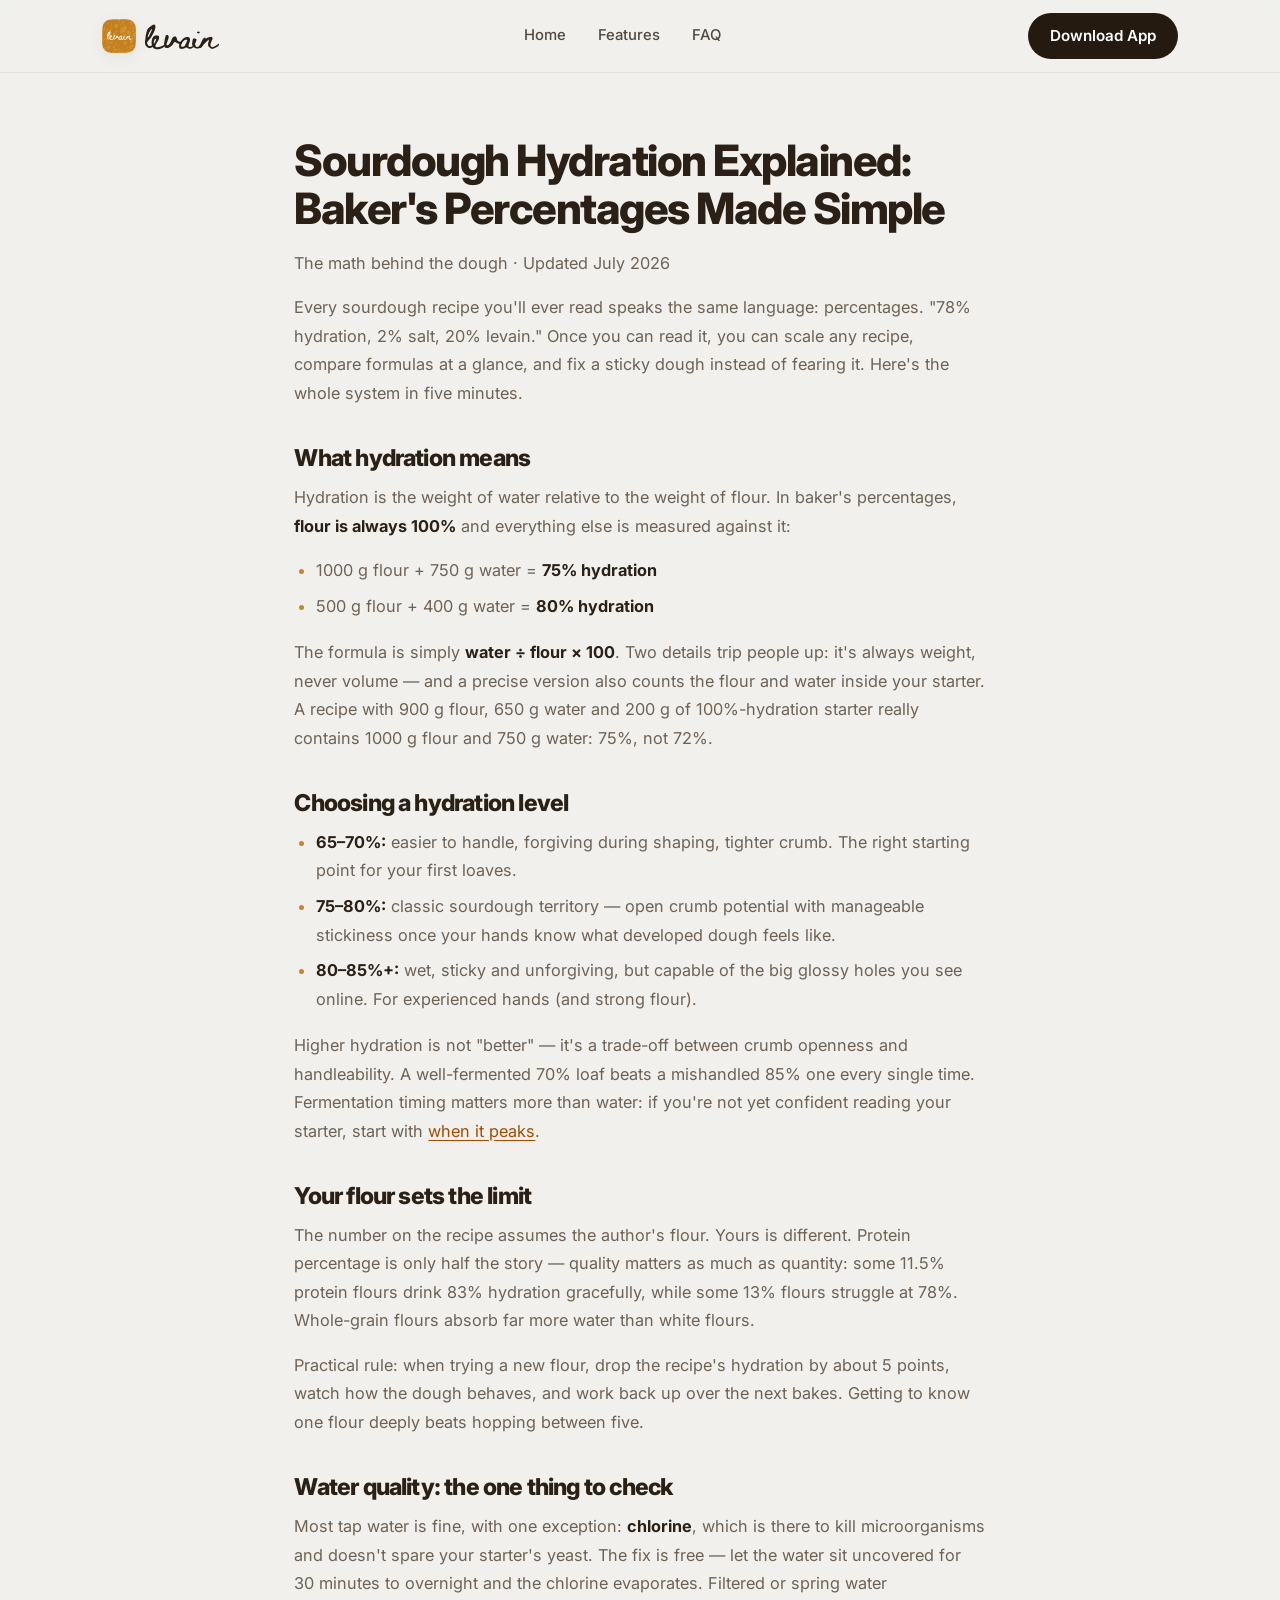
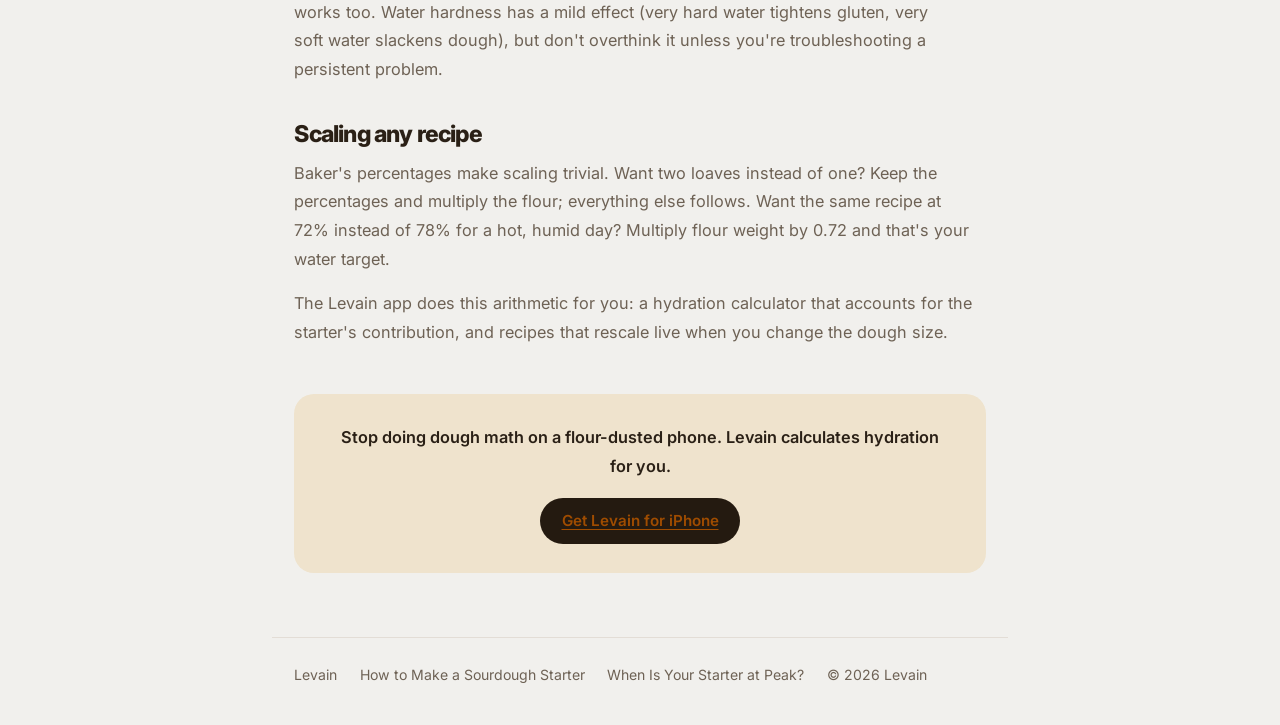
<file: guides/sourdough-hydration-explained/index.html>
<!DOCTYPE html>
<html lang="en">
<head>
  <meta charset="UTF-8" />
  <meta name="viewport" content="width=device-width, initial-scale=1.0" />
  <title>Sourdough Hydration Explained (Baker's %) — Levain</title>
  <meta name="description" content="What sourdough hydration means, how to calculate it with baker's percentages, which range to choose for your skill level, and why your flour sets the limit." />
  <meta name="theme-color" content="#F1F0ED" />
  <meta name="robots" content="index, follow, max-image-preview:large" />
  <link rel="canonical" href="https://levain-app.com/guides/sourdough-hydration-explained/" />

  <meta property="og:site_name" content="Levain" />
  <meta property="og:title" content="Sourdough Hydration Explained: Baker's Percentages Made Simple" />
  <meta property="og:description" content="How to calculate hydration, which range fits your skill level, and why the flour in your kitchen matters more than the number in the recipe." />
  <meta property="og:type" content="article" />
  <meta property="og:url" content="https://levain-app.com/guides/sourdough-hydration-explained/" />
  <meta property="og:image" content="https://levain-app.com/assets/og-cover.png" />
  <meta name="twitter:card" content="summary_large_image" />

  <link rel="icon" href="/assets/icon.png" />
  <link rel="preconnect" href="https://fonts.googleapis.com" />
  <link rel="preconnect" href="https://fonts.gstatic.com" crossorigin />
  <link href="https://fonts.googleapis.com/css2?family=Beth+Ellen&family=Caveat:wght@500;600;700&family=Inter:wght@400;500;600;700;800;900&display=swap" rel="stylesheet" media="print" onload="this.media='all'" />
  <noscript><link href="https://fonts.googleapis.com/css2?family=Beth+Ellen&family=Caveat:wght@500;600;700&family=Inter:wght@400;500;600;700;800;900&display=swap" rel="stylesheet" /></noscript>
  <link rel="stylesheet" href="/styles.css?v=4" />

  <script type="application/ld+json">
  {
    "@context": "https://schema.org",
    "@type": "Article",
    "headline": "Sourdough Hydration Explained: Baker's Percentages Made Simple",
    "description": "What sourdough hydration means, how to calculate it with baker's percentages, which range to choose for your skill level, and why your flour sets the limit.",
    "image": "https://levain-app.com/assets/og-cover.png",
    "datePublished": "2026-07-16",
    "dateModified": "2026-07-16",
    "inLanguage": "en",
    "author": { "@type": "Organization", "name": "Levain", "url": "https://levain-app.com/" },
    "publisher": { "@id": "https://levain-app.com/#org" },
    "mainEntityOfPage": "https://levain-app.com/guides/sourdough-hydration-explained/"
  }
  </script>
</head>
<body>

  <header class="nav scrolled" id="nav">
    <div class="nav__inner">
      <a class="brand" href="/" aria-label="Levain home">
        <img class="brand__mark" src="/assets/icon.png" alt="" />
        <span class="brand__word">Levain</span>
      </a>
      <nav class="nav__links" aria-label="Primary">
        <a href="/">Home</a>
        <a href="/#features">Features</a>
        <a href="/#faq">FAQ</a>
      </nav>
      <a class="btn btn--dark" href="/#download">Download App</a>
    </div>
  </header>

  <main>
    <article class="guide">
      <h1>Sourdough Hydration Explained: Baker's Percentages Made Simple</h1>
      <p class="guide__meta">The math behind the dough · Updated July 2026</p>

      <p>Every sourdough recipe you'll ever read speaks the same language: percentages. "78% hydration, 2% salt, 20% levain." Once you can read it, you can scale any recipe, compare formulas at a glance, and fix a sticky dough instead of fearing it. Here's the whole system in five minutes.</p>

      <h2>What hydration means</h2>
      <p>Hydration is the weight of water relative to the weight of flour. In baker's percentages, <strong>flour is always 100%</strong> and everything else is measured against it:</p>
      <ul>
        <li>1000 g flour + 750 g water = <strong>75% hydration</strong></li>
        <li>500 g flour + 400 g water = <strong>80% hydration</strong></li>
      </ul>
      <p>The formula is simply <strong>water ÷ flour × 100</strong>. Two details trip people up: it's always weight, never volume — and a precise version also counts the flour and water inside your starter. A recipe with 900 g flour, 650 g water and 200 g of 100%-hydration starter really contains 1000 g flour and 750 g water: 75%, not 72%.</p>

      <h2>Choosing a hydration level</h2>
      <ul>
        <li><strong>65–70%:</strong> easier to handle, forgiving during shaping, tighter crumb. The right starting point for your first loaves.</li>
        <li><strong>75–80%:</strong> classic sourdough territory — open crumb potential with manageable stickiness once your hands know what developed dough feels like.</li>
        <li><strong>80–85%+:</strong> wet, sticky and unforgiving, but capable of the big glossy holes you see online. For experienced hands (and strong flour).</li>
      </ul>
      <p>Higher hydration is not "better" — it's a trade-off between crumb openness and handleability. A well-fermented 70% loaf beats a mishandled 85% one every single time. Fermentation timing matters more than water: if you're not yet confident reading your starter, start with <a href="/guides/sourdough-starter-peak/">when it peaks</a>.</p>

      <h2>Your flour sets the limit</h2>
      <p>The number on the recipe assumes the author's flour. Yours is different. Protein percentage is only half the story — quality matters as much as quantity: some 11.5% protein flours drink 83% hydration gracefully, while some 13% flours struggle at 78%. Whole-grain flours absorb far more water than white flours.</p>
      <p>Practical rule: when trying a new flour, drop the recipe's hydration by about 5 points, watch how the dough behaves, and work back up over the next bakes. Getting to know one flour deeply beats hopping between five.</p>

      <h2>Water quality: the one thing to check</h2>
      <p>Most tap water is fine, with one exception: <strong>chlorine</strong>, which is there to kill microorganisms and doesn't spare your starter's yeast. The fix is free — let the water sit uncovered for 30 minutes to overnight and the chlorine evaporates. Filtered or spring water works too. Water hardness has a mild effect (very hard water tightens gluten, very soft water slackens dough), but don't overthink it unless you're troubleshooting a persistent problem.</p>

      <h2>Scaling any recipe</h2>
      <p>Baker's percentages make scaling trivial. Want two loaves instead of one? Keep the percentages and multiply the flour; everything else follows. Want the same recipe at 72% instead of 78% for a hot, humid day? Multiply flour weight by 0.72 and that's your water target.</p>
      <p>The Levain app does this arithmetic for you: a hydration calculator that accounts for the starter's contribution, and recipes that rescale live when you change the dough size.</p>

      <div class="guide__cta">
        <p>Stop doing dough math on a flour-dusted phone. Levain calculates hydration for you.</p>
        <a class="btn btn--dark" href="/#download">Get Levain for iPhone</a>
      </div>
    </article>
  </main>

  <footer class="guide__footer">
    <a href="/">Levain</a>
    <a href="/guides/how-to-make-a-sourdough-starter/">How to Make a Sourdough Starter</a>
    <a href="/guides/sourdough-starter-peak/">When Is Your Starter at Peak?</a>
    <span>© 2026 Levain</span>
  </footer>
</body>
</html>
</file>
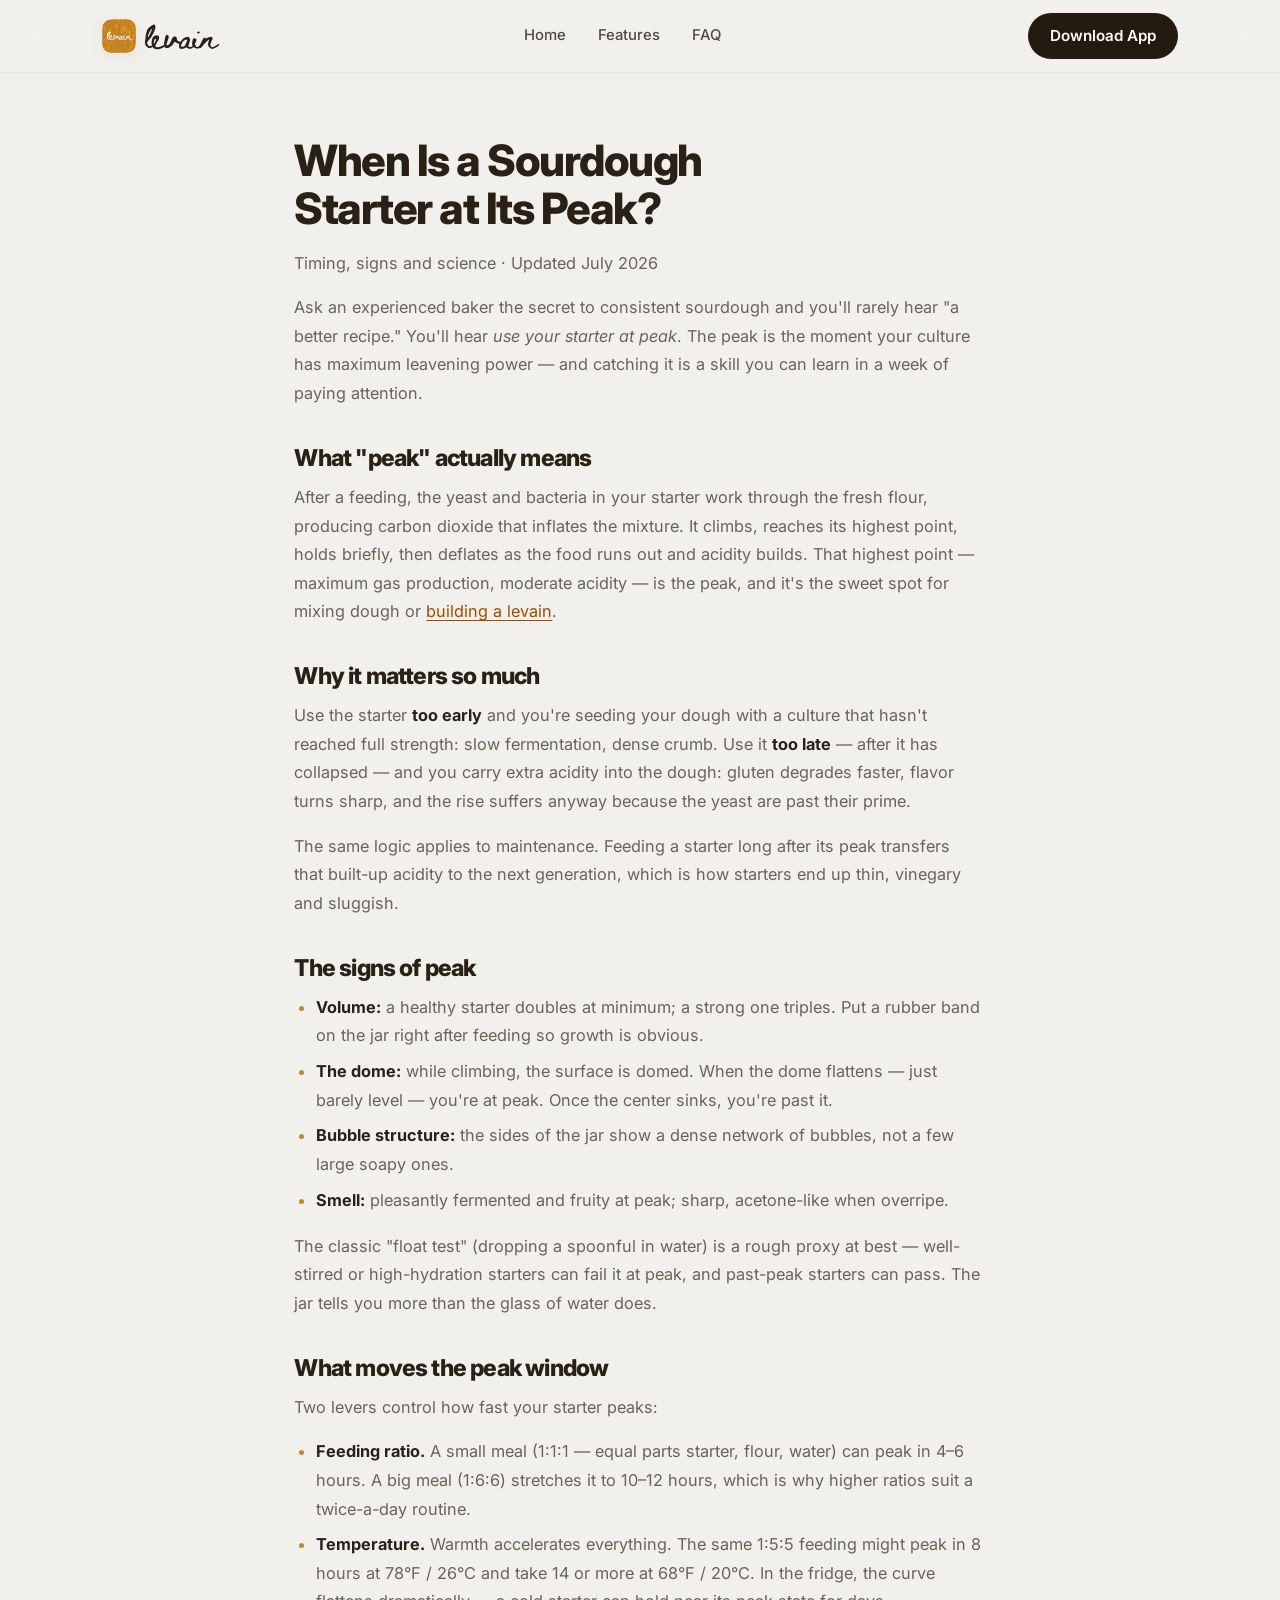
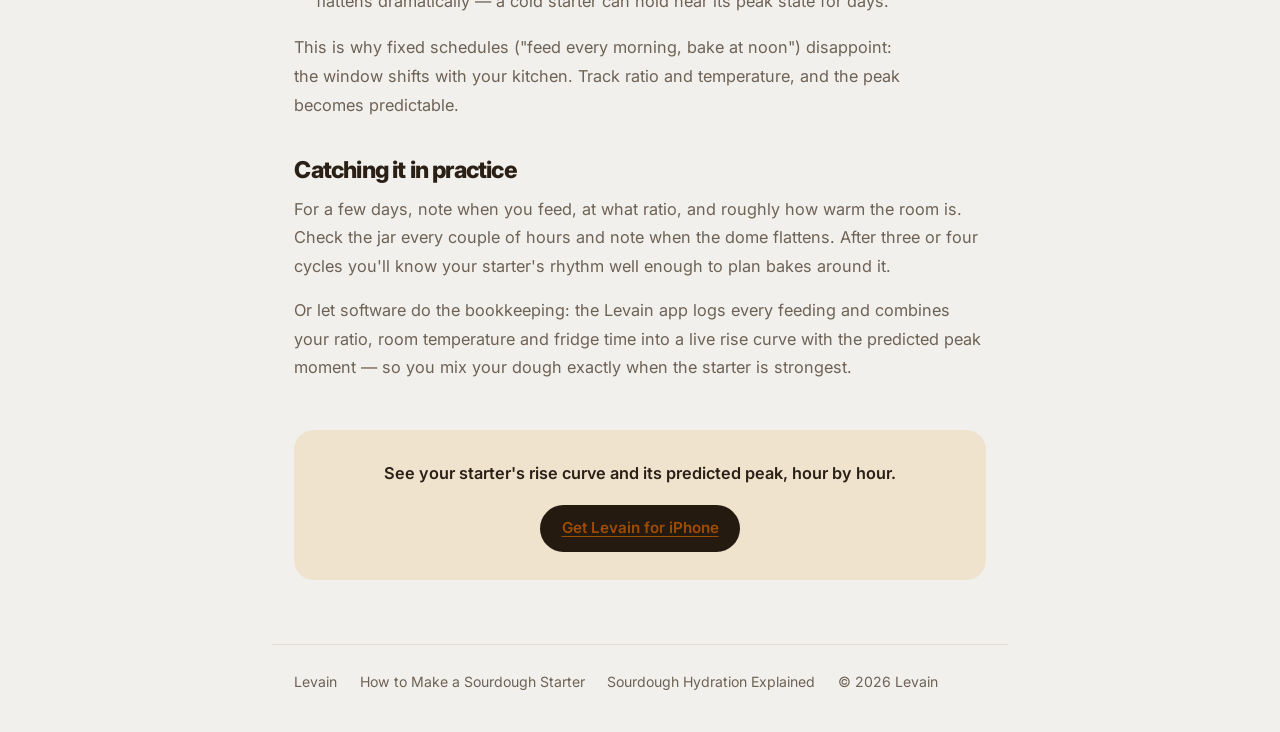
<file: guides/sourdough-starter-peak/index.html>
<!DOCTYPE html>
<html lang="en">
<head>
  <meta charset="UTF-8" />
  <meta name="viewport" content="width=device-width, initial-scale=1.0" />
  <title>When Is a Sourdough Starter at Its Peak? — Levain</title>
  <meta name="description" content="How to tell when your sourdough starter is at peak: the visual signs, why timing beats the float test, and how ratio and temperature change the window." />
  <meta name="theme-color" content="#F1F0ED" />
  <meta name="robots" content="index, follow, max-image-preview:large" />
  <link rel="canonical" href="https://levain-app.com/guides/sourdough-starter-peak/" />

  <meta property="og:site_name" content="Levain" />
  <meta property="og:title" content="When Is a Sourdough Starter at Its Peak?" />
  <meta property="og:description" content="The visual signs of peak, why it matters more than any schedule, and how feeding ratio and temperature move the window." />
  <meta property="og:type" content="article" />
  <meta property="og:url" content="https://levain-app.com/guides/sourdough-starter-peak/" />
  <meta property="og:image" content="https://levain-app.com/assets/og-cover.png" />
  <meta name="twitter:card" content="summary_large_image" />

  <link rel="icon" href="/assets/icon.png" />
  <link rel="preconnect" href="https://fonts.googleapis.com" />
  <link rel="preconnect" href="https://fonts.gstatic.com" crossorigin />
  <link href="https://fonts.googleapis.com/css2?family=Beth+Ellen&family=Caveat:wght@500;600;700&family=Inter:wght@400;500;600;700;800;900&display=swap" rel="stylesheet" media="print" onload="this.media='all'" />
  <noscript><link href="https://fonts.googleapis.com/css2?family=Beth+Ellen&family=Caveat:wght@500;600;700&family=Inter:wght@400;500;600;700;800;900&display=swap" rel="stylesheet" /></noscript>
  <link rel="stylesheet" href="/styles.css?v=4" />

  <script type="application/ld+json">
  {
    "@context": "https://schema.org",
    "@type": "Article",
    "headline": "When Is a Sourdough Starter at Its Peak?",
    "description": "How to tell when your sourdough starter is at peak: the visual signs, why timing beats the float test, and how ratio and temperature change the window.",
    "image": "https://levain-app.com/assets/og-cover.png",
    "datePublished": "2026-07-16",
    "dateModified": "2026-07-16",
    "inLanguage": "en",
    "author": { "@type": "Organization", "name": "Levain", "url": "https://levain-app.com/" },
    "publisher": { "@id": "https://levain-app.com/#org" },
    "mainEntityOfPage": "https://levain-app.com/guides/sourdough-starter-peak/"
  }
  </script>
</head>
<body>

  <header class="nav scrolled" id="nav">
    <div class="nav__inner">
      <a class="brand" href="/" aria-label="Levain home">
        <img class="brand__mark" src="/assets/icon.png" alt="" />
        <span class="brand__word">Levain</span>
      </a>
      <nav class="nav__links" aria-label="Primary">
        <a href="/">Home</a>
        <a href="/#features">Features</a>
        <a href="/#faq">FAQ</a>
      </nav>
      <a class="btn btn--dark" href="/#download">Download App</a>
    </div>
  </header>

  <main>
    <article class="guide">
      <h1>When Is a Sourdough Starter at Its Peak?</h1>
      <p class="guide__meta">Timing, signs and science · Updated July 2026</p>

      <p>Ask an experienced baker the secret to consistent sourdough and you'll rarely hear "a better recipe." You'll hear <em>use your starter at peak</em>. The peak is the moment your culture has maximum leavening power — and catching it is a skill you can learn in a week of paying attention.</p>

      <h2>What "peak" actually means</h2>
      <p>After a feeding, the yeast and bacteria in your starter work through the fresh flour, producing carbon dioxide that inflates the mixture. It climbs, reaches its highest point, holds briefly, then deflates as the food runs out and acidity builds. That highest point — maximum gas production, moderate acidity — is the peak, and it's the sweet spot for mixing dough or <a href="/guides/how-to-make-a-sourdough-starter/">building a levain</a>.</p>

      <h2>Why it matters so much</h2>
      <p>Use the starter <strong>too early</strong> and you're seeding your dough with a culture that hasn't reached full strength: slow fermentation, dense crumb. Use it <strong>too late</strong> — after it has collapsed — and you carry extra acidity into the dough: gluten degrades faster, flavor turns sharp, and the rise suffers anyway because the yeast are past their prime.</p>
      <p>The same logic applies to maintenance. Feeding a starter long after its peak transfers that built-up acidity to the next generation, which is how starters end up thin, vinegary and sluggish.</p>

      <h2>The signs of peak</h2>
      <ul>
        <li><strong>Volume:</strong> a healthy starter doubles at minimum; a strong one triples. Put a rubber band on the jar right after feeding so growth is obvious.</li>
        <li><strong>The dome:</strong> while climbing, the surface is domed. When the dome flattens — just barely level — you're at peak. Once the center sinks, you're past it.</li>
        <li><strong>Bubble structure:</strong> the sides of the jar show a dense network of bubbles, not a few large soapy ones.</li>
        <li><strong>Smell:</strong> pleasantly fermented and fruity at peak; sharp, acetone-like when overripe.</li>
      </ul>
      <p>The classic "float test" (dropping a spoonful in water) is a rough proxy at best — well-stirred or high-hydration starters can fail it at peak, and past-peak starters can pass. The jar tells you more than the glass of water does.</p>

      <h2>What moves the peak window</h2>
      <p>Two levers control how fast your starter peaks:</p>
      <ul>
        <li><strong>Feeding ratio.</strong> A small meal (1:1:1 — equal parts starter, flour, water) can peak in 4–6 hours. A big meal (1:6:6) stretches it to 10–12 hours, which is why higher ratios suit a twice-a-day routine.</li>
        <li><strong>Temperature.</strong> Warmth accelerates everything. The same 1:5:5 feeding might peak in 8 hours at 78°F / 26°C and take 14 or more at 68°F / 20°C. In the fridge, the curve flattens dramatically — a cold starter can hold near its peak state for days.</li>
      </ul>
      <p>This is why fixed schedules ("feed every morning, bake at noon") disappoint: the window shifts with your kitchen. Track ratio and temperature, and the peak becomes predictable.</p>

      <h2>Catching it in practice</h2>
      <p>For a few days, note when you feed, at what ratio, and roughly how warm the room is. Check the jar every couple of hours and note when the dome flattens. After three or four cycles you'll know your starter's rhythm well enough to plan bakes around it.</p>
      <p>Or let software do the bookkeeping: the Levain app logs every feeding and combines your ratio, room temperature and fridge time into a live rise curve with the predicted peak moment — so you mix your dough exactly when the starter is strongest.</p>

      <div class="guide__cta">
        <p>See your starter's rise curve and its predicted peak, hour by hour.</p>
        <a class="btn btn--dark" href="/#download">Get Levain for iPhone</a>
      </div>
    </article>
  </main>

  <footer class="guide__footer">
    <a href="/">Levain</a>
    <a href="/guides/how-to-make-a-sourdough-starter/">How to Make a Sourdough Starter</a>
    <a href="/guides/sourdough-hydration-explained/">Sourdough Hydration Explained</a>
    <span>© 2026 Levain</span>
  </footer>
</body>
</html>
</file>
<file: styles.css>
/* ══════════════════════════════════════════════
   LEVAIN landing page (erly.co structure)
   Palette: beige #F1F0ED · mustard #D2922D / #C4872A · warm brown ink
   Fonts: Inter (all) · Caveat (accent). Matches the app
   ══════════════════════════════════════════════ */

:root {
  --bg: #F1F0ED;        /* beige */
  --bg-2: #F7F6F3;
  --card: #FFFFFF;
  --card-soft: #E9E5DD; /* mockup card bg */
  --ink: #2A2016;       /* warm near-black brown (headings/text) */
  --ink-soft: #6E6255;  /* muted body */
  --mustard: #D2922D;
  --mustard-deep: #C4872A;  /* app buttonPrimary */
  --mustard-dark: #9F4C00;  /* deep accent text */
  --amber-bg: #EFE3CD;
  --line: #E3DDD6;
  --dark: #241A10;      /* espresso: App Store badge / dark text */

  --maxw: 1120px;
  --radius: 20px;
  --radius-lg: 28px;
  --shadow-sm: 0 4px 16px rgba(42, 32, 22, .06);
  --shadow-md: 0 18px 44px rgba(42, 32, 22, .12);
  --shadow-lg: 0 34px 80px rgba(36, 26, 16, .20);
  --ease: cubic-bezier(.22, 1, .36, 1);

  --font: 'Inter', system-ui, -apple-system, sans-serif;
  --font-hand: 'Caveat', cursive;
  --font-brand: 'Beth Ellen', cursive; /* app wordmark */
}

* { box-sizing: border-box; margin: 0; padding: 0; }
html { scroll-behavior: smooth; scroll-padding-top: 88px; }
body {
  font-family: var(--font); color: var(--ink); background: var(--bg);
  line-height: 1.6; -webkit-font-smoothing: antialiased; overflow-x: hidden;
}
img { max-width: 100%; display: block; }
a { color: inherit; text-decoration: none; }

h1, h2, h3 { font-weight: 800; line-height: 1.05; letter-spacing: -.035em; }
.hl { color: var(--mustard-deep); }

/* No orphan words.
   `balance` evens out heading line lengths; `pretty` stops body copy from
   leaving a single word alone on the last line. Both degrade to normal
   wrapping on older browsers, so nothing breaks.
   The hero h1 is exempt: it's display-sized and breaks on explicit <br>. */
h1, h2, h3, h4, .pill-label, .rating__text { text-wrap: balance; }
p, li, summary, figcaption, .qa__body, .field > span, .btn, .badge-store b { text-wrap: pretty; }
/* Short copy blocks: `balance` evens the lines outright, which `pretty`
   can't always manage inside narrow columns. */
.feat p, .step > p, .section-sub, .hero__sub, .modal__sub, .footer__tagline, .footer__brand p { text-wrap: balance; }
.hero h1 { text-wrap: wrap; }

/* ───── Buttons / badges ───── */
.btn {
  display: inline-flex; align-items: center; gap: .5rem; font-weight: 600; font-size: .95rem;
  border-radius: 999px; padding: .7rem 1.35rem; cursor: pointer;
  transition: transform .3s var(--ease), box-shadow .3s var(--ease), background .25s;
}
.btn--dark { background: var(--dark); color: #fff; }
.btn--dark:hover { background: #000; transform: translateY(-2px); box-shadow: var(--shadow-sm); }

.badge-store {
  display: inline-flex; align-items: center; gap: .6rem; background: var(--dark); color: #fff;
  padding: .7rem 1.3rem; border-radius: 14px; transition: transform .3s var(--ease), box-shadow .3s var(--ease);
}
.badge-store:hover { transform: translateY(-2px); box-shadow: var(--shadow-md); }
.badge-store span { display: flex; flex-direction: column; line-height: 1.06; text-align: left; }
.badge-store small { font-size: .64rem; opacity: .82; font-weight: 500; }
.badge-store b { font-size: 1.1rem; font-weight: 600; }

/* ───── Reveal ───── */
.reveal { opacity: 0; transform: translateY(26px); transition: opacity .7s var(--ease), transform .7s var(--ease); }
.reveal[data-delay="1"] { transition-delay: .08s; }
.reveal[data-delay="2"] { transition-delay: .16s; }
.reveal[data-delay="3"] { transition-delay: .24s; }
.reveal.in { opacity: 1; transform: none; }
@media (prefers-reduced-motion: reduce) {
  .reveal { opacity: 1; transform: none; transition: none; }
  .shot--front, .shot--back { animation: none !important; }
}

/* ───── Shared section head ───── */
.section-head { text-align: center; max-width: 640px; margin: 0 auto 3rem; }
.pill-label {
  display: inline-block; font-weight: 700; font-size: .74rem; letter-spacing: .06em; text-transform: uppercase;
  color: var(--mustard-dark); background: var(--amber-bg); padding: .38rem .85rem; border-radius: 999px; margin-bottom: 1.2rem;
}
.section-head h2 { font-size: clamp(2rem, 4.6vw, 3.1rem); }
.section-sub { color: var(--ink-soft); font-size: 1.08rem; margin-top: 1rem; }

/* ══════════════ NAVBAR ══════════════ */
.nav { position: fixed; inset: 0 0 auto 0; z-index: 100; transition: background .4s var(--ease), box-shadow .4s, backdrop-filter .4s; }
.nav.scrolled { background: rgba(241,240,237,.8); backdrop-filter: saturate(180%) blur(16px); -webkit-backdrop-filter: saturate(180%) blur(16px); box-shadow: 0 1px 0 rgba(42,32,22,.07); }
.nav__inner { max-width: var(--maxw); margin: 0 auto; padding: .8rem 1.4rem; display: flex; align-items: center; justify-content: space-between; gap: 1rem; }
.brand { display: inline-flex; align-items: center; gap: .55rem; }
.brand__mark { width: 34px; height: 34px; border-radius: 9px; box-shadow: var(--shadow-sm); }
/* The wordmark is set all-lowercase, like the app icon. */
.brand__word { font-family: var(--font-brand); font-size: 1.5rem; font-weight: 400; letter-spacing: -.03em; text-transform: lowercase; color: var(--ink); line-height: 1; }
.nav__links { display: flex; gap: 2rem; }
.nav__links a { font-weight: 500; font-size: .93rem; color: var(--ink); opacity: .8; transition: opacity .2s, color .2s; }
.nav__links a:hover { opacity: 1; color: var(--mustard-deep); }

/* ══════════════ HERO ══════════════ */
.hero {
  padding: 9rem 1.4rem 4.5rem;
  background:
    radial-gradient(90% 70% at 88% 0%, #FAF1DF 0%, rgba(250,241,223,0) 55%),
    var(--bg);
}
.hero__inner { max-width: var(--maxw); margin: 0 auto; display: grid; grid-template-columns: 1.02fr .98fr; gap: 2rem; align-items: center; }
.rating {
  display: inline-flex; align-items: center; gap: .6rem; margin-bottom: 1.5rem;
  background: var(--card); border: 1px solid var(--line); border-radius: 999px;
  padding: .35rem .95rem .35rem .45rem; box-shadow: var(--shadow-sm);
}
.rating__avatars { display: flex; }
.rating__avatars span {
  width: 26px; height: 26px; border-radius: 50%; margin-left: -8px;
  border: 2px solid var(--card); background-color: var(--mustard);
  background-size: cover; background-position: center; background-repeat: no-repeat;
}
.rating__avatars span:first-child { margin-left: 0; }
/* Real photos when present in assets/avatars/, colored circle fallback otherwise. */
.rating__avatars span:nth-child(1){ background-color:#E7C088; background-image: url('assets/avatars/avatar-1.png'); }
.rating__avatars span:nth-child(2){ background-color:#D6A24A; background-image: url('assets/avatars/avatar-2.png'); }
.rating__avatars span:nth-child(3){ background-color:#C4872A; background-image: url('assets/avatars/avatar-3.png'); }
.rating__text { font-size: .88rem; color: var(--ink-soft); white-space: nowrap; }
.rating__text b { color: var(--mustard-dark); }
.hero h1 { font-size: clamp(2.7rem, 6.4vw, 4.6rem); letter-spacing: -.045em; }
.hero__sub { font-size: 1.16rem; color: var(--ink-soft); max-width: 30rem; margin: 1.4rem 0 2rem; }

/* hero devices: two overlapping pre-framed screenshots (transparent PNG) */
.hero__devices { position: relative; display: flex; justify-content: center; align-items: center; min-height: 560px; }
.hero__devices .shot { width: 272px; height: auto; display: block; filter: drop-shadow(0 26px 46px rgba(36,26,16,.26)); }
.shot--back { position: absolute; right: 0; top: 3%; transform: rotate(5deg) scale(.9); z-index: 1; animation: floatB 7s ease-in-out infinite; }
.shot--front { position: relative; left: -34px; z-index: 2; transform: rotate(-3deg); animation: floatA 6s ease-in-out infinite; }
@keyframes floatA { 0%,100% { transform: rotate(-3deg) translateY(0); } 50% { transform: rotate(-3deg) translateY(-14px); } }
@keyframes floatB { 0%,100% { transform: rotate(5deg) scale(.9) translateY(0); } 50% { transform: rotate(5deg) scale(.9) translateY(-18px); } }

/* ══════════════ PHONE MOCKUP ══════════════ */
.phone { width: 280px; border-radius: 42px; padding: 11px; background: linear-gradient(160deg, #33281c, #16100a); box-shadow: var(--shadow-lg), inset 0 0 0 2px rgba(255,255,255,.05); }
.phone--card { width: 100%; max-width: 210px; margin: 0 auto; }
.phone__notch { position: absolute; top: 17px; left: 50%; transform: translateX(-50%); width: 112px; height: 24px; background: #16100a; border-radius: 0 0 14px 14px; z-index: 5; }
.phone__screen { position: relative; border-radius: 31px; overflow: hidden; aspect-ratio: 9 / 19.3; background: var(--bg); padding: 2.4rem .8rem .9rem; display: flex; flex-direction: column; }
.status-bar { display: flex; justify-content: space-between; font-size: .68rem; font-weight: 600; color: var(--ink); padding: 0 .3rem .5rem; }
.status-bar__icons { letter-spacing: 1px; }
.scr-title { font-size: 1.25rem; font-weight: 800; letter-spacing: -.03em; margin: .1rem .2rem .6rem; }

/* tags / bars / ring (mustard) */
.tag { display: inline-block; font-size: .6rem; font-weight: 700; padding: .18rem .5rem; border-radius: 999px; text-transform: uppercase; letter-spacing: .04em; background: var(--amber-bg); color: var(--mustard-dark); }
.tag--ready { background: rgba(210,146,45,.18); color: var(--mustard-dark); }
.bar { height: 7px; border-radius: 999px; background: rgba(42,32,22,.1); overflow: hidden; }
.bar i { display: block; height: 100%; border-radius: 999px; background: linear-gradient(90deg, var(--mustard-deep), var(--mustard)); }
.bar--onmustard { background: rgba(255,255,255,.28); }
.bar--onmustard i { background: #fff; }

.ring { --p: 80; width: 72px; height: 72px; border-radius: 50%; flex: none; background: conic-gradient(var(--mustard-deep) calc(var(--p)*1%), rgba(42,32,22,.1) 0); display: grid; place-items: center; }
.ring--lg { width: 116px; height: 116px; margin: .5rem auto .3rem; }
.ring__hole { width: 58px; height: 58px; border-radius: 50%; background: var(--bg); display: grid; place-items: center; flex-direction: column; }
.ring--lg .ring__hole { width: 94px; height: 94px; }
.ring__hole b { font-size: 1.15rem; font-weight: 800; color: var(--ink); letter-spacing: -.03em; }
.ring--lg .ring__hole b { font-size: 1.7rem; }
.ring__hole small { font-size: .56rem; color: var(--ink-soft); margin-top: -2px; }

/* screen: HOME */
.sh-greet { display: flex; align-items: center; justify-content: space-between; margin: .1rem .2rem .8rem; }
.sh-hello { font-size: 1.02rem; font-weight: 800; letter-spacing: -.03em; }
.sh-tag { font-family: var(--font-hand); font-size: 1.1rem; color: var(--mustard-dark); line-height: 1; }
.sh-avatar { width: 32px; height: 32px; border-radius: 50%; background: linear-gradient(135deg, var(--mustard), var(--mustard-dark)); }
.sh-card { background: var(--card); border-radius: 18px; padding: .75rem; display: flex; gap: .7rem; align-items: center; box-shadow: var(--shadow-sm); margin-bottom: .6rem; }
.sh-card__title { font-weight: 700; font-size: .82rem; margin: .25rem 0 .08rem; }
.sh-card__meta { font-size: .66rem; color: var(--ink-soft); }
.sh-actions { display: flex; gap: .4rem; margin-bottom: .6rem; }
.sh-act { flex: 1; background: var(--card); border-radius: 13px; padding: .5rem .3rem; text-align: center; font-size: .64rem; font-weight: 600; box-shadow: var(--shadow-sm); }
.sh-act span { display: block; font-size: 1rem; margin-bottom: .08rem; }
.sh-act--fill { background: var(--mustard-deep); color: #fff; }
.sh-lesson { background: linear-gradient(135deg, var(--mustard-deep), var(--mustard-dark)); border-radius: 16px; padding: .8rem; color: #fff; }
.sh-lesson__row { display: flex; justify-content: space-between; font-size: .64rem; opacity: .9; margin-bottom: .22rem; }
.sh-lesson__title { font-weight: 700; font-size: .8rem; margin-bottom: .5rem; }

/* screen: COURSE (step 1) */
.co-video { position: relative; height: 96px; border-radius: 14px; background: linear-gradient(135deg, #C98A34, #7a4f18); display: grid; place-items: center; margin-bottom: .5rem; overflow: hidden; }
.co-video__play { width: 34px; height: 34px; border-radius: 50%; background: rgba(255,255,255,.94); color: var(--mustard-deep); display: grid; place-items: center; font-size: .78rem; padding-left: 2px; box-shadow: 0 4px 12px rgba(0,0,0,.2); }
.co-video__tag { position: absolute; bottom: .4rem; left: .5rem; font-size: .54rem; font-weight: 700; color: #fff; background: rgba(0,0,0,.4); padding: .12rem .4rem; border-radius: 6px; }
.co-lesson { font-weight: 700; font-size: .84rem; margin: 0 .1rem .4rem; }
.co-prog { display: flex; align-items: center; gap: .5rem; margin-bottom: .7rem; }
.co-prog .bar { flex: 1; }
.co-prog span { font-size: .6rem; font-weight: 700; color: var(--mustard-dark); }
.co-list { display: flex; flex-direction: column; gap: .4rem; }
.co-item { display: flex; align-items: center; gap: .5rem; background: var(--card); border-radius: 12px; padding: .5rem .6rem; font-size: .72rem; font-weight: 500; box-shadow: var(--shadow-sm); }
.co-item .dot { width: 16px; height: 16px; border-radius: 50%; border: 1.5px solid var(--line); display: grid; place-items: center; font-size: .5rem; flex: none; }
.co-item.done .dot { background: var(--mustard-deep); border-color: var(--mustard-deep); color: #fff; }
.co-item.now { outline: 2px solid var(--mustard); }
.co-item.now .dot { background: var(--mustard); border-color: var(--mustard); color: #fff; }

/* screen: TRACK (step 1) */
.tk-name { text-align: center; font-weight: 800; font-size: .9rem; letter-spacing: -.02em; margin: .3rem 0 0; }
.tk-name span { color: var(--mustard-dark); font-weight: 500; }
.tk-curve { margin-top: .3rem; }
.tk-curve svg { width: 100%; height: 60px; }

/* screen: BAKE (step 2) */
.bake-now { background: linear-gradient(135deg, var(--mustard-deep), var(--mustard-dark)); border-radius: 16px; padding: .85rem; color: #fff; text-align: center; margin-bottom: .6rem; }
.bake-now__k { font-size: .6rem; opacity: .9; }
.bake-now__timer { font-size: 1.7rem; font-weight: 800; letter-spacing: -.03em; margin: .15rem 0 .55rem; font-variant-numeric: tabular-nums; }
.bake-now .bar { background: rgba(255,255,255,.28); }
.bake-now .bar i { background: #fff; }
.bake-list { display: flex; flex-direction: column; gap: .4rem; }
.bake-row { display: flex; align-items: center; gap: .5rem; background: var(--card); border-radius: 12px; padding: .5rem .6rem; font-size: .72rem; font-weight: 500; box-shadow: var(--shadow-sm); }
.bake-row span { width: 16px; height: 16px; border-radius: 50%; border: 1.5px solid var(--line); display: grid; place-items: center; font-size: .54rem; flex: none; }
.bake-row em { margin-left: auto; font-style: normal; font-size: .6rem; color: var(--ink-soft); }
.bake-row.done span { background: var(--mustard-deep); border-color: var(--mustard-deep); color: #fff; }
.bake-row.on { outline: 2px solid var(--mustard); }
.bake-row.on span { background: var(--mustard); border-color: var(--mustard); color: #fff; }
.bake-row.on em { color: var(--mustard-dark); font-weight: 700; }

/* screen: JOURNAL (step 3) */
.jr-done { text-align: center; margin: .3rem 0 .7rem; }
.jr-done span { font-size: 1.7rem; }
.jr-done p { font-weight: 800; font-size: .95rem; letter-spacing: -.02em; margin-top: .1rem; }
.jr-done small { font-size: .64rem; color: var(--ink-soft); }
.jr-photo { height: 90px; border-radius: 14px; background: linear-gradient(135deg, #C98A34, #7a4f18); margin-bottom: .55rem; }
.jr-rate { background: var(--card); border-radius: 13px; padding: .55rem .7rem; box-shadow: var(--shadow-sm); margin-bottom: .55rem; }
.jr-rate__row { display: flex; justify-content: space-between; font-size: .72rem; padding: .12rem 0; }
.jr-rate__row b { color: var(--mustard); letter-spacing: 1px; }
.jr-streak { background: var(--amber-bg); border-radius: 13px; padding: .55rem .7rem; font-size: .72rem; color: var(--mustard-dark); display: flex; align-items: center; gap: .35rem; }
.jr-streak em { margin-left: auto; font-style: normal; font-size: .62rem; opacity: .8; }

/* screen: RECIPES (hero back phone) */
.rc-chips { display: flex; gap: .35rem; margin-bottom: .6rem; }
.rc-chip { font-size: .62rem; font-weight: 600; padding: .3rem .6rem; border-radius: 999px; background: var(--card); color: var(--ink-soft); box-shadow: var(--shadow-sm); }
.rc-chip--on { background: var(--mustard-deep); color: #fff; }
.rc-img { border-radius: 13px; }
.rc-img-1 { height: 92px; background: linear-gradient(135deg, #C98A34, #8a5a1c); }
.rc-img-2 { height: 60px; background: linear-gradient(135deg, #8a6b3a, #5c421f); }
.rc-img-3 { height: 60px; background: linear-gradient(135deg, #d8b25f, #b07e2a); }
.rc-card { background: var(--card); border-radius: 16px; padding: .45rem; box-shadow: var(--shadow-sm); margin-bottom: .55rem; }
.rc-meta { padding: .45rem .3rem .15rem; }
.rc-meta p { font-weight: 700; font-size: .82rem; margin: .3rem 0 .12rem; }
.rc-meta small { font-size: .62rem; color: var(--ink-soft); }
.rc-grid { display: grid; grid-template-columns: 1fr 1fr; gap: .45rem; }
.rc-mini { background: var(--card); border-radius: 13px; padding: .35rem; box-shadow: var(--shadow-sm); }
.rc-mini p { font-size: .66rem; font-weight: 600; margin: .3rem .15rem .1rem; }

/* ══════════════ HOW IT WORKS ══════════════ */
.how { padding: 5rem 1.4rem; max-width: var(--maxw); margin: 0 auto; }
.steps { display: grid; grid-template-columns: repeat(3, 1fr); gap: 2rem; }
.step__card { position: relative; background: var(--card-soft); border-radius: var(--radius-lg); padding: 2.4rem 1.6rem 2rem; margin-bottom: 1.5rem; overflow: hidden; }
.step__num { position: absolute; top: 1rem; left: 1.1rem; z-index: 6; width: 34px; height: 34px; border-radius: 10px; background: var(--mustard-deep); color: #fff; font-weight: 800; font-size: .9rem; display: grid; place-items: center; box-shadow: var(--shadow-sm); }
.step h3 { font-size: 1.35rem; margin-bottom: .5rem; }
.step > p { color: var(--ink-soft); font-size: .98rem; }

/* ══════════════ BEYOND (features) ══════════════ */
.beyond { padding: 4.5rem 1.4rem 5rem; max-width: var(--maxw); margin: 0 auto; }
.beyond__grid { display: grid; grid-template-columns: repeat(4, 1fr); gap: 1.6rem; }
.feat { padding: .4rem; }
.feat__icon { width: 54px; height: 54px; border-radius: 16px; background: var(--amber-bg); display: grid; place-items: center; font-size: 1.6rem; margin-bottom: 1rem; }
.feat h3 { font-size: 1.16rem; margin-bottom: .45rem; letter-spacing: -.02em; }
.feat p { color: var(--ink-soft); font-size: .95rem; }

/* ══════════════ FAQ ══════════════ */
.faq { padding: 4rem 1.4rem 5rem; max-width: 760px; margin: 0 auto; }
.faq__list { border-top: 1px solid var(--line); }
.qa { border-bottom: 1px solid var(--line); }
.qa summary { list-style: none; cursor: pointer; display: flex; align-items: center; justify-content: space-between; gap: 1rem; padding: 1.25rem .4rem; font-weight: 600; font-size: 1.05rem; color: var(--ink); }
.qa summary::-webkit-details-marker { display: none; }
.qa .chev { color: var(--mustard-deep); flex: none; transition: transform .3s var(--ease); }
.qa[open] .chev { transform: rotate(180deg); }
.qa__body { padding: 0 .4rem 1.3rem; color: var(--ink-soft); font-size: .98rem; max-width: 62ch; }
.qa__body em { color: var(--mustard-dark); font-style: italic; }

/* ══════════════ FOOTER / DOWNLOAD ══════════════ */
.footer { max-width: var(--maxw); margin: 0 auto; padding: 3rem 1.4rem 2rem; }
.footer__cta { text-align: center; padding: 3rem 1rem 3.5rem; border-top: 1px solid var(--line); }
.brand--lg .brand__mark { width: 48px; height: 48px; border-radius: 13px; }
.brand--lg .brand__word { font-size: 2.4rem; }
.footer__tagline { font-family: var(--font-hand); font-size: 1.65rem; color: var(--ink); line-height: 1.15; margin: 1rem 0 1.8rem; }
/* Full-bleed rule, like every other divider in the footer. The columns
   stay centred without shrinking the border with them. */
.footer__cols {
  display: flex; justify-content: center; gap: 5rem; flex-wrap: wrap;
  padding: 2.4rem 0; border-top: 1px solid var(--line);
}
.footer__cols h4 { font-size: .78rem; text-transform: uppercase; letter-spacing: .07em; color: var(--ink-soft); margin-bottom: .9rem; font-weight: 700; }
.footer__cols a { display: block; font-size: .93rem; margin-bottom: .55rem; color: var(--ink); opacity: .85; transition: color .2s, opacity .2s; }
.footer__cols a:hover { color: var(--mustard-deep); opacity: 1; }
/* One visual language: same height, border, surface and hover.
   Social links stay icon-only circles; Support is a pill with its label. */
.socials { display: flex; align-items: center; gap: .5rem; flex-wrap: wrap; }
.socials a, .socials button {
  display: inline-flex; align-items: center; justify-content: center; gap: .45rem;
  height: 38px; margin: 0; padding: 0;
  border-radius: 999px; border: 1px solid var(--line); background: var(--card); color: var(--ink);
  font-family: var(--font); font-size: .88rem; font-weight: 600;
  cursor: pointer; transition: border-color .2s, color .2s, transform .2s;
}
.socials a, .socials button { width: 38px; }      /* icon-only */
.socials a:hover, .socials button:hover { border-color: var(--mustard-deep); color: var(--mustard-deep); transform: translateY(-2px); }
.socials svg { width: 18px; height: 18px; fill: currentColor; flex: none; }
.footer__bar {
  display: flex; align-items: center; justify-content: space-between; gap: 1rem;
  padding-top: 1.8rem; margin-top: .4rem; border-top: 1px solid var(--line);
  font-size: .82rem; color: var(--ink-soft);
}

/* ══════════════ LANGUAGE BANNER (Apple-style) ══════════════ */
.lang-banner {
  position: fixed; top: 0; left: 0; right: 0; z-index: 200;
  display: flex; align-items: center; justify-content: center; gap: 1rem; flex-wrap: wrap;
  background: var(--dark); color: #fff; padding: .6rem 1rem; font-size: .9rem;
  box-shadow: 0 2px 14px rgba(0,0,0,.18);
  transform: translateY(-100%); transition: transform .5s var(--ease);
}
.lang-banner.show { transform: none; }
.lang-banner__msg { opacity: .95; }
.lang-banner__go {
  background: var(--mustard); color: #241a10; border: 0; cursor: pointer;
  font-weight: 700; font-size: .85rem; padding: .4rem .9rem; border-radius: 999px;
  transition: background .2s, transform .2s;
}
.lang-banner__go:hover { background: #E0A23C; transform: translateY(-1px); }
.lang-banner__x {
  background: transparent; border: 0; color: #fff; opacity: .7; cursor: pointer;
  font-size: .9rem; padding: .3rem .4rem; line-height: 1; transition: opacity .2s;
}
.lang-banner__x:hover { opacity: 1; }
html.banner-open .nav { top: 44px; }

/* ══════════════ FOOTER LANGUAGE DROPDOWN ══════════════ */
.lang-select {
  position: relative; display: inline-flex; align-items: center;
  background: var(--card); border: 1px solid var(--line); border-radius: 999px;
  padding: 0 2.2rem 0 .9rem; height: 42px;
  transition: border-color .2s, box-shadow .2s;
}
.lang-select:hover { border-color: var(--mustard-deep); }
.lang-select:focus-within { border-color: var(--mustard-deep); box-shadow: 0 0 0 3px rgba(210,146,45,.18); }
.lang-select__globe { color: var(--mustard-deep); flex: none; margin-right: .55rem; }
.lang-select select {
  appearance: none; -webkit-appearance: none; -moz-appearance: none;
  background: transparent; border: 0; outline: none; cursor: pointer;
  font-family: var(--font); font-size: .92rem; font-weight: 600; color: var(--ink);
  /* line-height must leave room for descenders (the "g" in Português/English) */
  padding: .4rem 0; line-height: 1.5;
}
.lang-select__chev {
  position: absolute; right: .9rem; top: 50%; transform: translateY(-50%);
  color: var(--mustard-deep); pointer-events: none;
}

/* ══════════════ CONTACT MODAL ══════════════ */
.modal { position: fixed; inset: 0; z-index: 300; display: grid; place-items: center; padding: 1.2rem; }
.modal[hidden] { display: none; }
.modal__backdrop {
  position: absolute; inset: 0; background: rgba(36, 26, 16, .45);
  backdrop-filter: blur(6px); -webkit-backdrop-filter: blur(6px);
  animation: fadeIn .25s var(--ease);
}
.modal__panel {
  position: relative; width: 100%; max-width: 440px; max-height: 90vh; overflow-y: auto;
  background: var(--bg); border-radius: var(--radius-lg); padding: 2rem 1.8rem 1.8rem;
  box-shadow: var(--shadow-lg); animation: popIn .35s var(--ease);
}
@keyframes fadeIn { from { opacity: 0 } to { opacity: 1 } }
@keyframes popIn { from { opacity: 0; transform: translateY(16px) scale(.97) } to { opacity: 1; transform: none } }
.modal__x {
  position: absolute; top: .9rem; right: .9rem; width: 32px; height: 32px; border-radius: 50%;
  border: 0; background: transparent; color: var(--ink-soft); cursor: pointer; font-size: .9rem;
  transition: background .2s, color .2s;
}
.modal__x:hover { background: var(--card-soft); color: var(--ink); }
.modal__panel h3 { font-size: 1.5rem; margin-bottom: .4rem; }
.modal__sub { color: var(--ink-soft); font-size: .94rem; margin-bottom: 1.4rem; }

.field { display: block; margin-bottom: .9rem; }
.field > span { display: block; font-size: .82rem; font-weight: 600; color: var(--ink); margin-bottom: .35rem; }
.field input, .field textarea {
  width: 100%; font-family: var(--font); font-size: .95rem; color: var(--ink);
  background: var(--card); border: 1px solid var(--line); border-radius: 12px;
  padding: .7rem .85rem; outline: none; resize: vertical;
  transition: border-color .2s, box-shadow .2s;
}
.field input:focus, .field textarea:focus { border-color: var(--mustard-deep); box-shadow: 0 0 0 3px rgba(210,146,45,.18); }
.field input:user-invalid, .field textarea:user-invalid { border-color: #C53030; }
.hp { position: absolute !important; left: -9999px; opacity: 0; }

.modal__submit { width: 100%; justify-content: center; margin-top: .5rem; }
.modal__submit[disabled] { opacity: .6; cursor: not-allowed; }
.modal__status { font-size: .88rem; margin-top: .8rem; text-align: center; min-height: 1.2em; }
.modal__status.ok { color: var(--mustard-dark); font-weight: 600; }
.modal__status.err { color: #C53030; }

/* ══════════════ RESPONSIVE ══════════════ */
/* 4 feature columns get too cramped below ~1080px: the copy overflows the
   line count where text-wrap:balance gives up, which reintroduces orphans.
   Drop to 2 columns while there's still room. */
@media (max-width: 1080px) {
  .beyond__grid { grid-template-columns: 1fr 1fr; gap: 2rem 2.2rem; }
}

@media (max-width: 900px) {
  .hero__inner { grid-template-columns: 1fr; text-align: center; gap: 2.5rem; }
  .hero__copy { display: flex; flex-direction: column; align-items: center; width: 100%; }
  .hero__copy h1, .hero__sub { width: 100%; max-width: 100%; }
  .hero__devices { min-height: 470px; }
  .steps { grid-template-columns: 1fr; max-width: 380px; margin: 0 auto; gap: 3rem; }
  .beyond__grid { grid-template-columns: 1fr 1fr; gap: 2rem; }
  .nav__links { display: none; }
}
@media (max-width: 540px) {
  .hero { padding-top: 7rem; }
  .hero h1 { font-size: 2.35rem; letter-spacing: -.03em; }
  .hero__sub { font-size: 1.02rem; }
  .section-head h2 { font-size: 2rem; }
  .beyond__grid { grid-template-columns: 1fr; }
  .footer__cols { gap: 2.5rem; }
  .footer__bar { flex-direction: column; gap: .9rem; text-align: center; }
}

/* ── Guide articles (/guides/…) ─────────────────────────────── */
.guide { max-width: 46rem; margin: 0 auto; padding: 8.5rem 1.4rem 4rem; }
.guide h1 { font-size: clamp(2rem, 5vw, 2.7rem); line-height: 1.12; margin-bottom: 1rem; }
.guide__meta { color: var(--ink-soft); font-size: .9rem; margin-bottom: 2.2rem; }
.guide h2 { font-size: 1.45rem; margin: 2.4rem 0 .8rem; }
.guide h3 { font-size: 1.1rem; margin: 1.6rem 0 .5rem; }
.guide p, .guide li { color: var(--ink-soft); font-size: 1.02rem; line-height: 1.75; }
.guide p { margin-bottom: 1rem; }
.guide ul, .guide ol { padding-left: 1.35rem; margin-bottom: 1.1rem; }
.guide li { margin-bottom: .45rem; }
.guide li::marker { color: var(--mustard-deep); }
.guide strong { color: var(--ink); }
.guide a { color: var(--mustard-dark); text-decoration: underline; text-underline-offset: 3px; }
.guide__cta {
  margin-top: 3rem; padding: 1.8rem; text-align: center;
  background: var(--amber-bg); border-radius: var(--radius);
}
.guide__cta p { color: var(--ink); font-weight: 600; margin-bottom: 1.1rem; }
.guide__cta .btn { display: inline-block; }
.guide__footer {
  max-width: 46rem; margin: 0 auto; padding: 1.6rem 1.4rem 2.4rem;
  border-top: 1px solid var(--line);
  display: flex; flex-wrap: wrap; gap: .4rem 1.4rem;
  font-size: .88rem; color: var(--ink-soft);
}
.guide__footer a:hover { color: var(--mustard-deep); }
</file>
